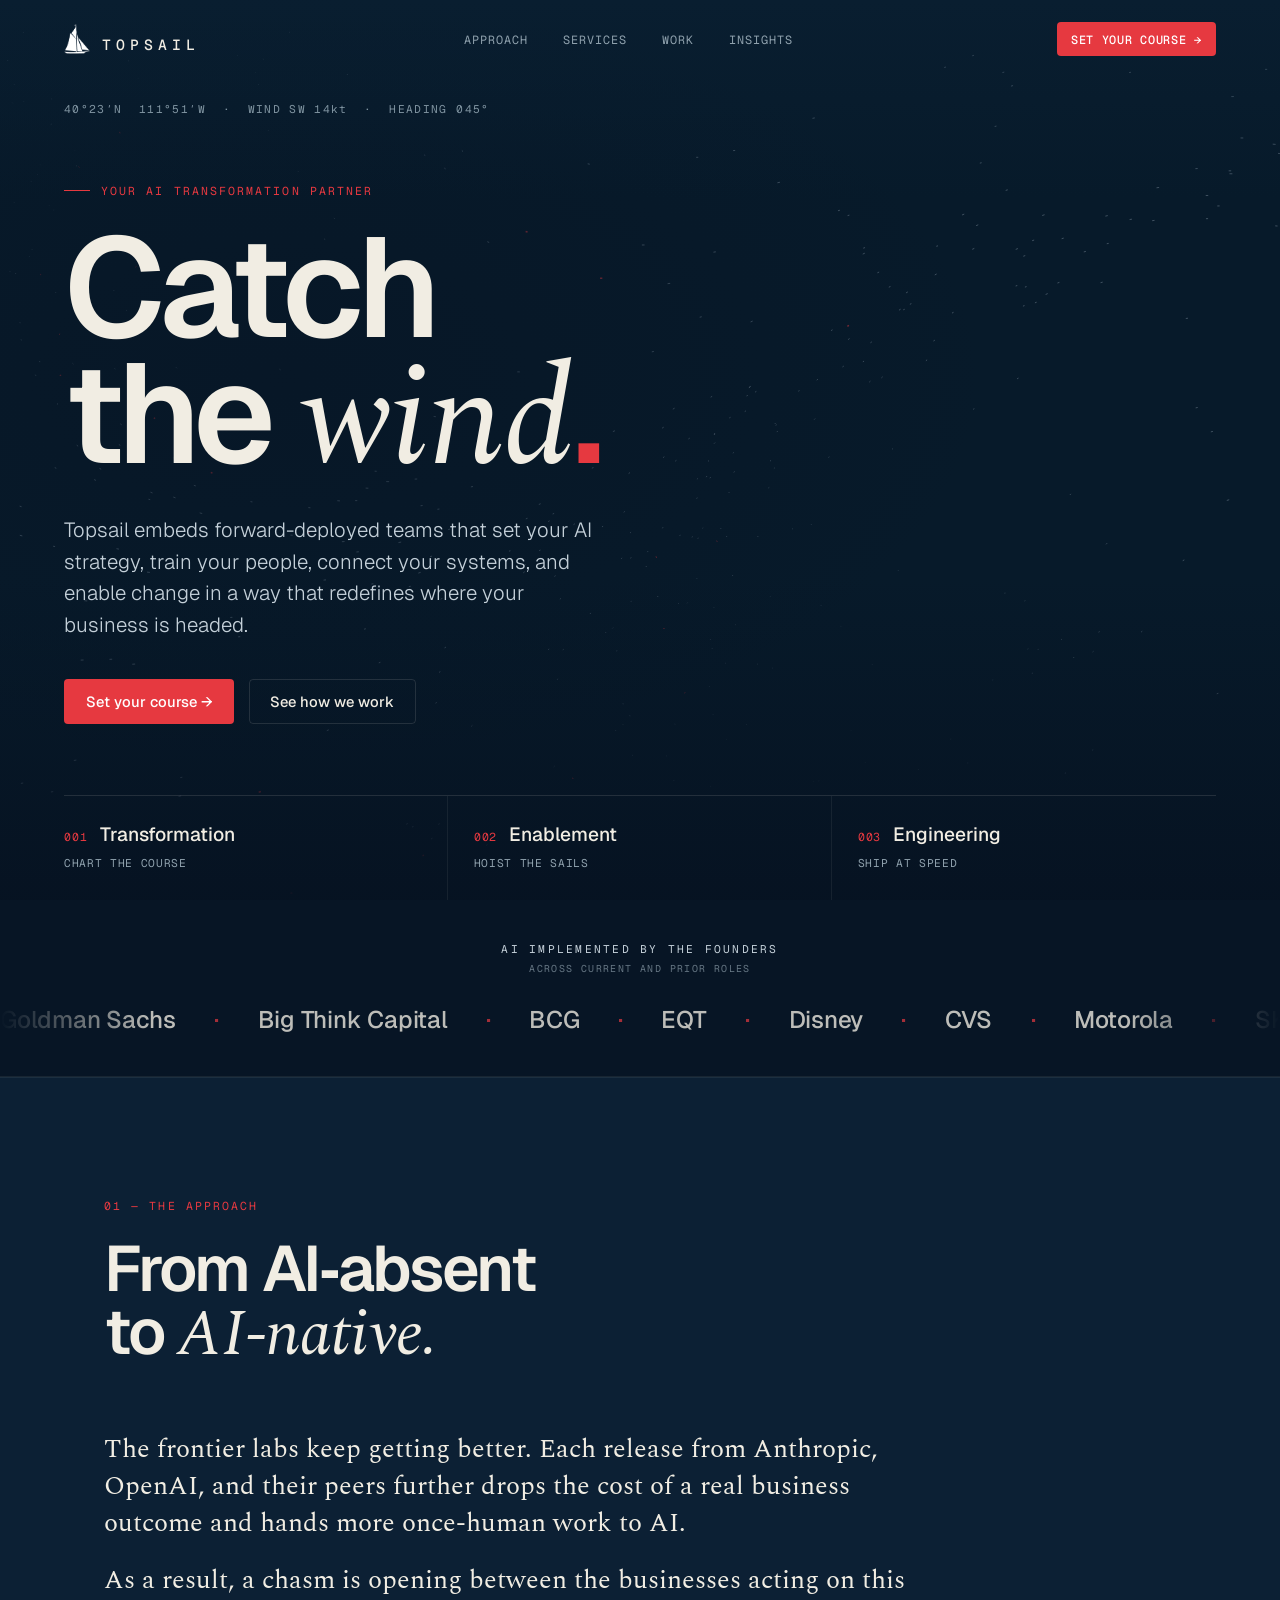
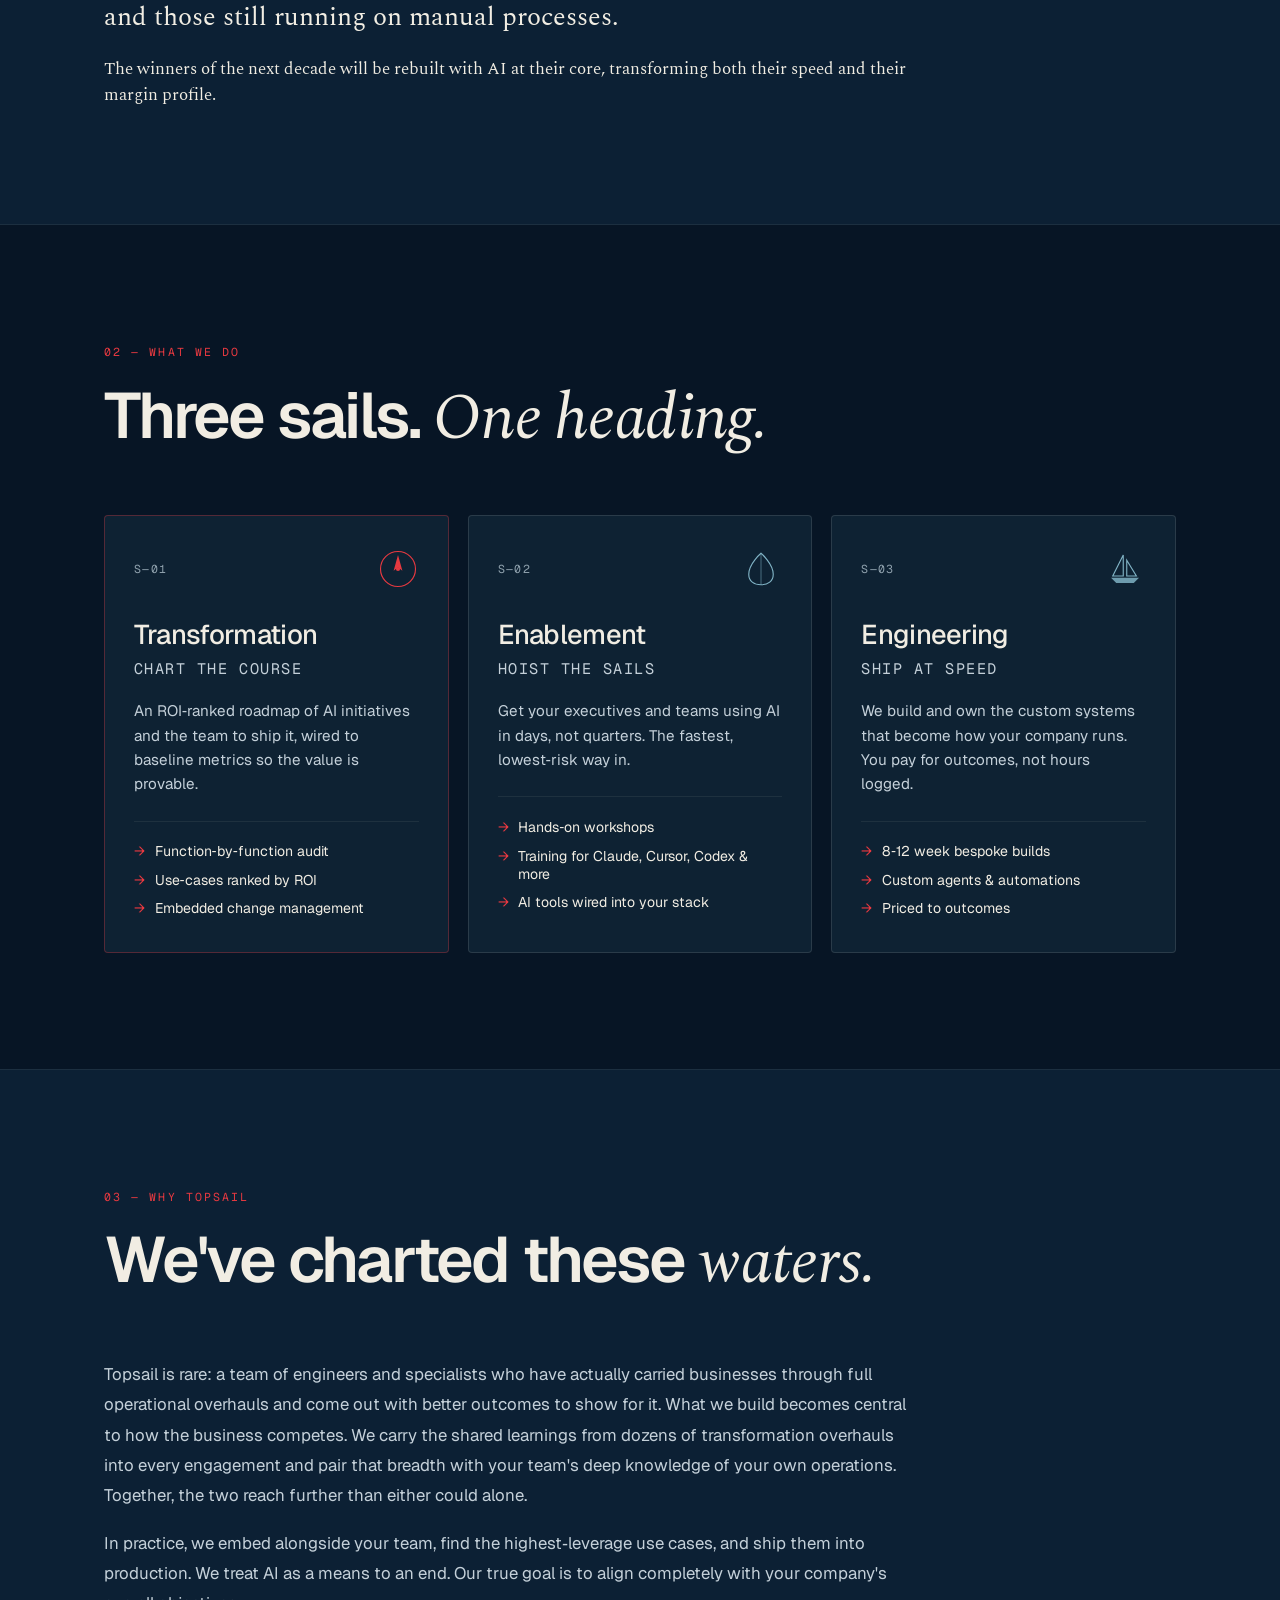
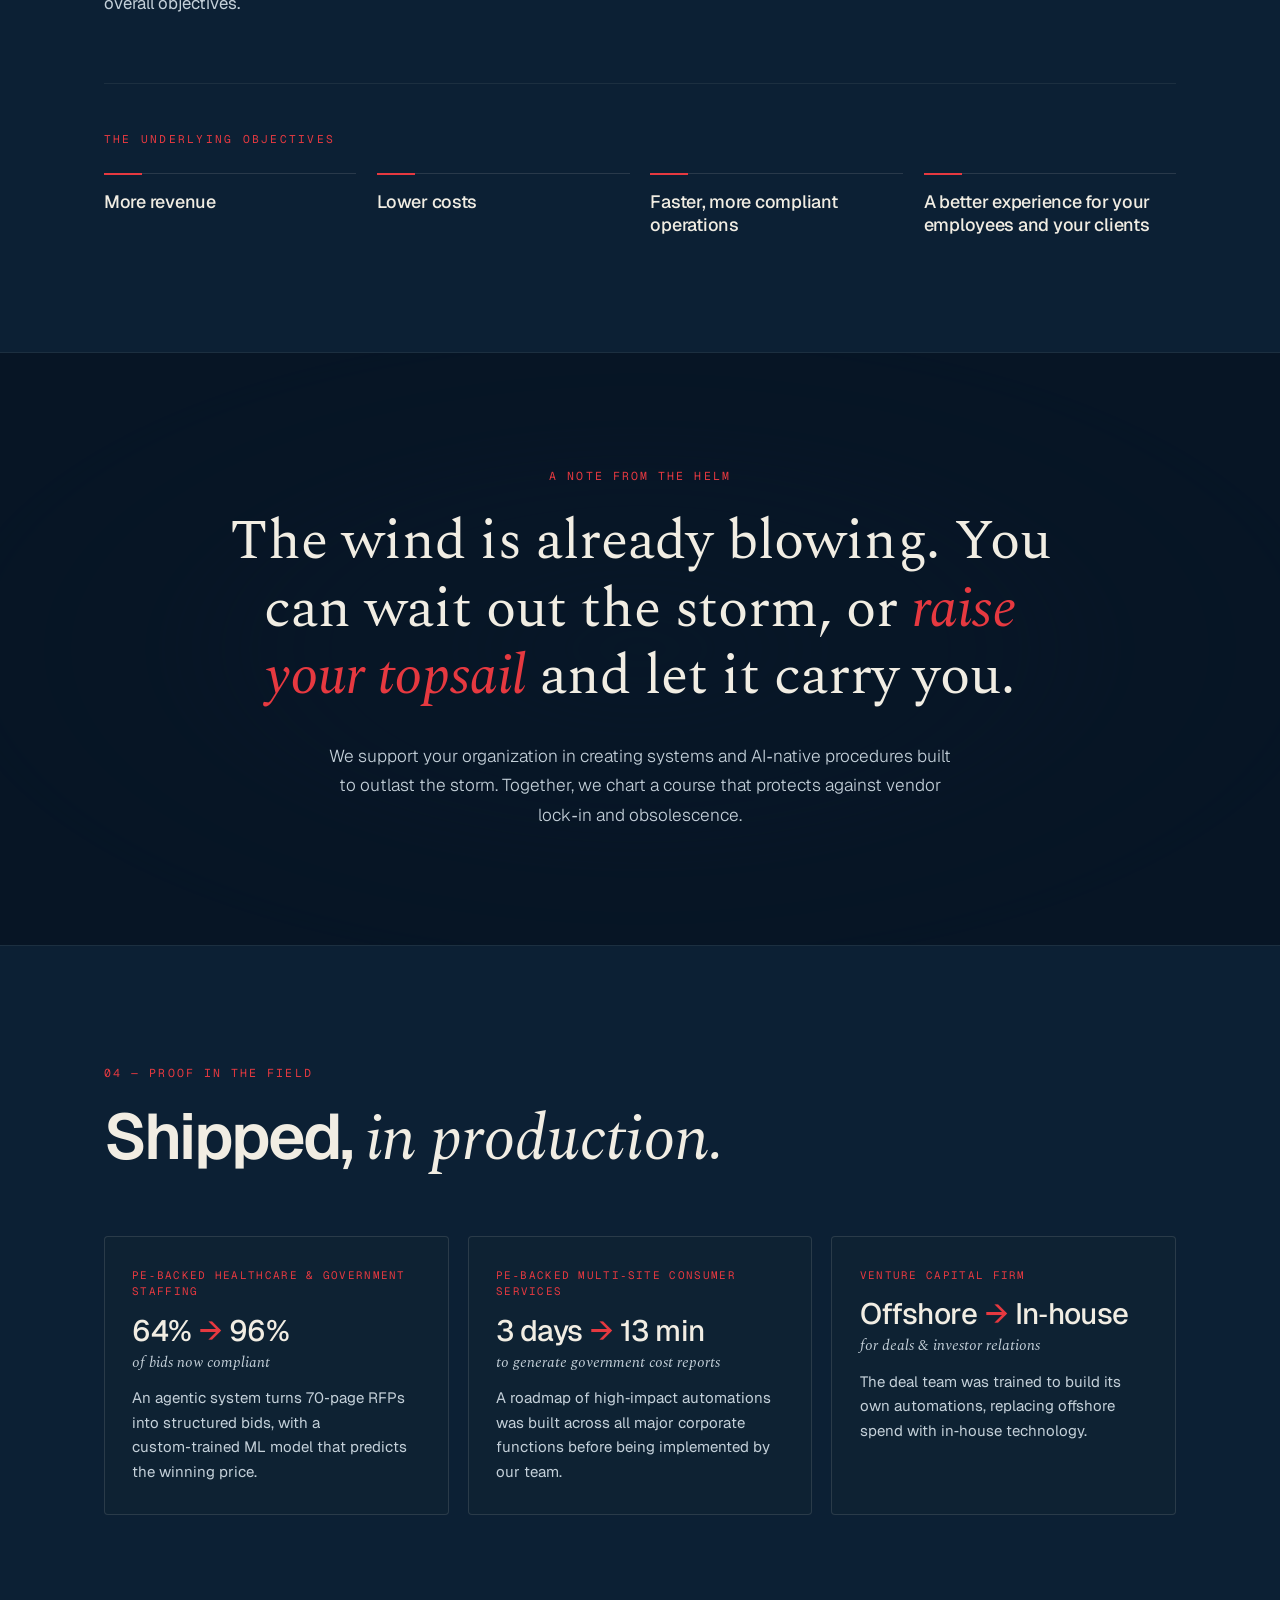
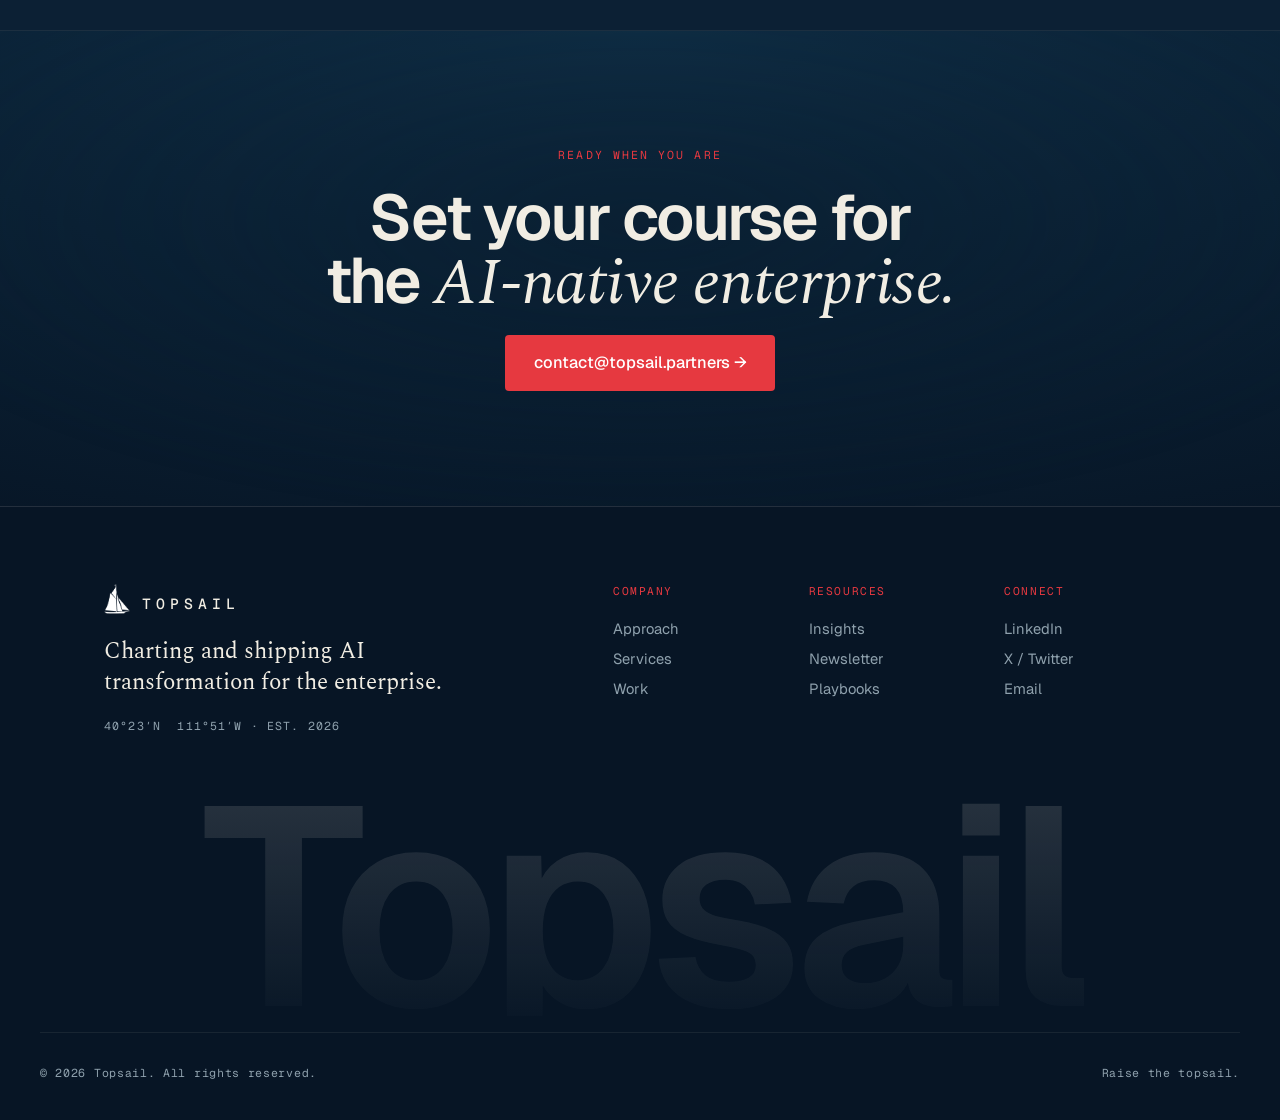
<file: index.html>
<!DOCTYPE html>
<html lang="en">
<head>
  <meta charset="UTF-8" />
  <meta name="viewport" content="width=device-width, initial-scale=1.0" />
  <title>Topsail — Your AI transformation partner</title>
  <meta name="description" content="Topsail embeds forward-deployed teams to set your AI strategy, train your people, and build the systems that run your business. Outcomes in weeks, not years." />
  <meta property="og:type" content="website" />
  <meta property="og:site_name" content="Topsail" />
  <meta property="og:title" content="Topsail: your outsourced AI department" />
  <meta property="og:description" content="Forward-deployed teams that set your AI strategy, train your people, and ship the systems your business runs on." />
  <meta property="og:url" content="https://topsail.partners/" />
  <meta property="og:image" content="https://topsail.partners/assets/og-image.jpg" />
  <meta property="og:image:width" content="1200" />
  <meta property="og:image:height" content="1200" />
  <meta name="twitter:card" content="summary_large_image" />
  <meta name="twitter:title" content="Topsail: your outsourced AI department" />
  <meta name="twitter:description" content="Forward-deployed teams that set your AI strategy, train your people, and ship the systems your business runs on." />
  <meta name="twitter:image" content="https://topsail.partners/assets/og-image.jpg" />
  <link rel="preconnect" href="https://fonts.googleapis.com" />
  <link rel="preconnect" href="https://fonts.gstatic.com" crossorigin />
  <link href="https://fonts.googleapis.com/css2?family=Geist:wght@300;400;500;600;700&family=Geist+Mono:wght@400;500&family=Spectral:ital,wght@0,400;0,500;0,600;1,400;1,500;1,600&display=swap" rel="stylesheet" />
  <link rel="stylesheet" href="styles.css" />
  <script>
    /* apply arrival state before first paint so the scene settles in on the wind without a flash */
    (function () { try {
      if (matchMedia("(prefers-reduced-motion: reduce)").matches) return;
      var g = sessionStorage.getItem("topsail:gust"); if (!g) return;
      var d = JSON.parse(g);
      if (d && d.dir && Date.now() - d.ts < 2500) {
        var r = document.documentElement;
        r.classList.add("arriving");
        r.style.setProperty("--wx", d.dir.x);
        r.style.setProperty("--wy", d.dir.y);
      }
    } catch (e) {} })();
  </script>
  <noscript><style>.reveal{opacity:1!important;transform:none!important}.hero__sea,.manifesto__sea{display:none}</style></noscript>
</head>
<body>
  <!-- ===== NAV ===== -->
  <header class="nav" id="nav">
    <a class="nav__brand" href="#top" aria-label="Topsail home">
      <img class="nav__mark" src="assets/boat-white.png" alt="Topsail" aria-hidden="true" />
      <span class="nav__word">TOPSAIL</span>
    </a>
    <nav class="nav__links" aria-label="Primary">
      <a href="#approach">Approach</a>
      <a href="#services">Services</a>
      <a href="#work">Work</a>
      <a href="insights.html">Insights</a>
    </nav>
    <a href="#contact" class="btn btn--solid nav__cta">Set your course →</a>
    <button class="nav__menu" id="navMenu" aria-label="Menu" aria-expanded="false" aria-controls="mobileMenu">≡</button>
  </header>

  <!-- ===== MOBILE MENU ===== -->
  <div class="navmenu" id="mobileMenu" aria-hidden="true">
    <a href="#approach">Approach</a>
    <a href="#services">Services</a>
    <a href="#work">Work</a>
    <a href="insights.html">Insights</a>
    <a href="#contact" class="btn btn--solid">Set your course →</a>
  </div>

  <div class="flow">
  <!-- ===== HERO ===== -->
  <section class="hero" id="top">
    <canvas class="hero__sea" id="seaHero" aria-hidden="true"></canvas>
    <div class="hero__veil" aria-hidden="true"></div>
    <div class="hero__fade" aria-hidden="true"></div>

    <p class="hero__coords mono" aria-hidden="true">40°23′N&nbsp;&nbsp;111°51′W&nbsp;&nbsp;·&nbsp;&nbsp;WIND&nbsp;SW&nbsp;14kt&nbsp;&nbsp;·&nbsp;&nbsp;HEADING&nbsp;045°</p>

    <div class="hero__inner">
      <p class="eyebrow reveal"><span class="eyebrow__tick"></span>Your AI transformation partner</p>
      <h1 class="hero__title reveal">Catch<br/>the <span class="ital">wind</span><span class="dot">.</span></h1>
      <p class="hero__sub reveal">
        Topsail embeds forward-deployed teams that set your AI strategy, train your people, connect
        your systems, and enable change in a way that redefines where your business is headed.
      </p>
      <div class="hero__cta reveal">
        <a href="#contact" class="btn btn--solid">Set your course →</a>
        <a href="#approach" class="btn btn--ghost">See how we work</a>
      </div>
    </div>

    <div class="hero__index" aria-hidden="true">
      <div class="hero__idx">
        <div class="hero__idx-row"><span class="mono num">001</span><span class="name">Transformation</span></div>
        <span class="mono tag">Chart the course</span>
      </div>
      <div class="hero__idx">
        <div class="hero__idx-row"><span class="mono num">002</span><span class="name">Enablement</span></div>
        <span class="mono tag">Hoist the sails</span>
      </div>
      <div class="hero__idx">
        <div class="hero__idx-row"><span class="mono num">003</span><span class="name">Engineering</span></div>
        <span class="mono tag">Ship at speed</span>
      </div>
    </div>
  </section>

  <!-- ===== MARQUEE / TRUST ===== -->
  <section class="marquee-wrap" id="marquee">
    <p class="marquee-label mono">AI implemented by the founders</p>
    <p class="marquee-sub mono">across current and prior roles</p>
    <div class="marquee" aria-hidden="true">
      <div class="marquee__track">
        <span>Goldman&nbsp;Sachs</span><i>·</i><span>Big&nbsp;Think&nbsp;Capital</span><i>·</i><span>BCG</span><i>·</i>
        <span>EQT</span><i>·</i><span>Disney</span><i>·</i><span>CVS</span><i>·</i><span>Motorola</span><i>·</i>
        <span>SKIMS</span><i>·</i><span>Allbirds</span><i>·</i><span>Cozy&nbsp;Earth</span><i>·</i><span>Kizik</span><i>·</i>
        <span>Goldman&nbsp;Sachs</span><i>·</i><span>Big&nbsp;Think&nbsp;Capital</span><i>·</i><span>BCG</span><i>·</i>
        <span>EQT</span><i>·</i><span>Disney</span><i>·</i><span>CVS</span><i>·</i><span>Motorola</span><i>·</i>
        <span>SKIMS</span><i>·</i><span>Allbirds</span><i>·</i><span>Cozy&nbsp;Earth</span><i>·</i><span>Kizik</span><i>·</i>
      </div>
    </div>
  </section>

  <!-- ===== APPROACH ===== -->
  <section class="section section--deck approach" id="approach">
    <div class="wrap">
      <div class="section__head">
        <p class="eyebrow reveal">01 — The approach</p>
        <h2 class="display reveal">From AI&#8209;absent<br/>to <span class="ital">AI&#8209;native.</span></h2>
      </div>
      <div class="approach__col">
        <p class="approach__lead reveal">
          The frontier labs keep getting better. Each release from Anthropic, OpenAI, and their
          peers further drops the cost of a real business outcome and hands more once&#8209;human
          work to AI.
        </p>
        <p class="approach__lead reveal">
          As a result, a chasm is opening between the businesses acting on this and those still
          running on manual processes.
        </p>
        <p class="approach__lead approach__lead--sm reveal">
          The winners of the next decade will be rebuilt with AI at their core, transforming both
          their speed and their margin profile.
        </p>
      </div>
    </div>
  </section>

  <!-- ===== SERVICES ===== -->
  <section class="section section--abyss services" id="services">
    <div class="wrap">
      <div class="section__head">
        <p class="eyebrow reveal">02 — What we do</p>
        <h2 class="display reveal">Three sails. <span class="ital">One heading.</span></h2>
      </div>

      <div class="cards">
        <article class="card card--accent reveal">
          <div class="card__top">
            <span class="card__idx mono">S—01</span>
            <svg viewBox="0 0 48 48" class="card__icon" aria-hidden="true">
              <circle cx="24" cy="24" r="20" fill="none" stroke="currentColor" stroke-width="1.3"/>
              <path d="M24 8 L29 26 L24 22 L19 26 Z" fill="currentColor"/>
              <circle cx="24" cy="24" r="2.4" fill="currentColor"/>
            </svg>
          </div>
          <h3>Transformation</h3>
          <p class="card__tag mono">Chart the course</p>
          <p>An ROI&#8209;ranked roadmap of AI initiatives and the team to ship it, wired to baseline metrics so the value is provable.</p>
          <ul class="card__list">
            <li>Function&#8209;by&#8209;function audit</li>
            <li>Use&#8209;cases ranked by ROI</li>
            <li>Embedded change management</li>
          </ul>
        </article>

        <article class="card reveal">
          <div class="card__top">
            <span class="card__idx mono">S—02</span>
            <svg viewBox="0 0 48 48" class="card__icon" aria-hidden="true">
              <path d="M24 6 C24 6 10 18 10 30 C10 38 16 42 24 42 C32 42 38 38 38 30 C38 18 24 6 24 6Z" fill="none" stroke="currentColor" stroke-width="1.3"/>
              <path d="M24 6 L24 42" stroke="currentColor" stroke-width="1.1" opacity="0.55"/>
            </svg>
          </div>
          <h3>Enablement</h3>
          <p class="card__tag mono">Hoist the sails</p>
          <p>Get your executives and teams using AI in days, not quarters. The fastest, lowest&#8209;risk way in.</p>
          <ul class="card__list">
            <li>Hands&#8209;on workshops</li>
            <li>Training for Claude, Cursor, Codex &amp; more</li>
            <li>AI tools wired into your stack</li>
          </ul>
        </article>

        <article class="card reveal">
          <div class="card__top">
            <span class="card__idx mono">S—03</span>
            <svg viewBox="0 0 48 48" class="card__icon" aria-hidden="true">
              <path d="M8 34 L40 34 L34 40 L14 40 Z" fill="currentColor" opacity="0.85"/>
              <path d="M22 8 L22 32 L10 32 Z" fill="none" stroke="currentColor" stroke-width="1.3"/>
              <path d="M26 14 L26 32 L37 32 Z" fill="none" stroke="currentColor" stroke-width="1.3"/>
            </svg>
          </div>
          <h3>Engineering</h3>
          <p class="card__tag mono">Ship at speed</p>
          <p>We build and own the custom systems that become how your company runs. You pay for outcomes, not hours logged.</p>
          <ul class="card__list">
            <li>8&#8209;12 week bespoke builds</li>
            <li>Custom agents &amp; automations</li>
            <li>Priced to outcomes</li>
          </ul>
        </article>
      </div>
    </div>
  </section>

  <!-- ===== WHY US ===== -->
  <section class="section section--deck whyus" id="why">
    <div class="wrap">
      <div class="section__head">
        <p class="eyebrow reveal">03 — Why Topsail</p>
        <h2 class="display reveal">We've charted these <span class="ital">waters.</span></h2>
      </div>
      <div class="approach__col">
        <div class="approach__body reveal">
          <p>
            Topsail is rare: a team of engineers and specialists who have actually carried
            businesses through full operational overhauls and come out with better outcomes to show
            for it. What we build becomes central to how the business competes. We carry the shared
            learnings from dozens of transformation overhauls into every engagement and pair that
            breadth with your team's deep knowledge of your own operations. Together, the two reach
            further than either could alone.
          </p>
          <p>
            In practice, we embed alongside your team, find the highest&#8209;leverage use cases,
            and ship them into production. We treat AI as a means to an end. Our true goal is to
            align completely with your company's overall objectives.
          </p>
        </div>
      </div>

      <div class="objectives reveal">
        <p class="objectives__kicker mono">The underlying objectives</p>
        <ul class="objectives__list">
          <li>More revenue</li>
          <li>Lower costs</li>
          <li>Faster, more compliant operations</li>
          <li>A better experience for your employees and your clients</li>
        </ul>
      </div>
    </div>
  </section>

  <!-- ===== MANIFESTO ===== -->
  <section class="section section--abyss manifesto">
    <canvas class="manifesto__sea" id="seaManifesto" aria-hidden="true"></canvas>
    <div class="wrap manifesto__inner">
      <p class="eyebrow reveal">A note from the helm</p>
      <blockquote class="manifesto__quote reveal">
        The wind is already blowing. You can wait out the storm, or
        <span class="ital accent-text">raise your topsail</span> and let it carry you.
      </blockquote>
      <p class="manifesto__by reveal">
        We support your organization in creating systems and AI&#8209;native procedures built to
        outlast the storm. Together, we chart a course that protects against vendor lock&#8209;in
        and obsolescence.
      </p>
    </div>
  </section>

  <!-- ===== WORK ===== -->
  <section class="section section--deck work" id="work">
    <div class="wrap">
      <div class="section__head">
        <p class="eyebrow reveal">04 — Proof in the field</p>
        <h2 class="display reveal">Shipped, <span class="ital">in production.</span></h2>
      </div>
      <div class="work__grid">
        <article class="case reveal">
          <span class="case__sector mono">PE&#8209;backed healthcare &amp; government staffing</span>
          <p class="case__metric">64% <span class="case__arr">→</span> 96%</p>
          <p class="case__cap">of bids now compliant</p>
          <p class="case__desc">An agentic system turns 70&#8209;page RFPs into structured bids, with a custom&#8209;trained ML model that predicts the winning price.</p>
        </article>
        <article class="case reveal">
          <span class="case__sector mono">PE&#8209;backed multi&#8209;site consumer services</span>
          <p class="case__metric">3 days <span class="case__arr">→</span> 13 min</p>
          <p class="case__cap">to generate government cost reports</p>
          <p class="case__desc">A roadmap of high&#8209;impact automations was built across all major corporate functions before being implemented by our team.</p>
        </article>
        <article class="case reveal">
          <span class="case__sector mono">Venture capital firm</span>
          <p class="case__metric">Offshore <span class="case__arr">→</span> In&#8209;house</p>
          <p class="case__cap">for deals &amp; investor relations</p>
          <p class="case__desc">The deal team was trained to build its own automations, replacing offshore spend with in&#8209;house technology.</p>
        </article>
      </div>
    </div>
  </section>

  <!-- ===== CTA ===== -->
  <section class="section section--cta cta" id="contact">
    <canvas class="cta__sea" id="seaCta" aria-hidden="true"></canvas>
    <div class="wrap cta__inner">
      <p class="eyebrow reveal">Ready when you are</p>
      <h2 class="display cta__title reveal">Set your course for<br/>the <span class="ital">AI&#8209;native enterprise.</span></h2>
      <a href="mailto:contact@topsail.partners" class="btn btn--solid btn--lg reveal">contact@topsail.partners →</a>
    </div>
  </section>

  <!-- ===== FOOTER ===== -->
  <footer class="footer">
    <div class="wrap footer__top">
      <div class="footer__col">
        <a class="footer__brand" href="#top">
          <img class="nav__mark" src="assets/boat-white.png" alt="Topsail" aria-hidden="true" />
          <span class="nav__word">TOPSAIL</span>
        </a>
        <p class="footer__lede">Charting and shipping AI transformation for the enterprise.</p>
        <p class="mono footer__coord">40°23′N&nbsp;&nbsp;111°51′W&nbsp;·&nbsp;EST. 2026</p>
      </div>
      <nav class="footer__nav">
        <div>
          <p class="footer__h mono">Company</p>
          <a href="#approach">Approach</a>
          <a href="#services">Services</a>
          <a href="#work">Work</a>
        </div>
        <div>
          <p class="footer__h mono">Resources</p>
          <a href="insights.html">Insights</a>
          <a href="insights.html">Newsletter</a>
          <a href="insights.html">Playbooks</a>
        </div>
        <div>
          <p class="footer__h mono">Connect</p>
          <a>LinkedIn</a>
          <a>X / Twitter</a>
          <a href="mailto:contact@topsail.partners">Email</a>
        </div>
      </nav>
    </div>
    <div class="footer__wordmark" aria-hidden="true">Topsail</div>
    <div class="wrap footer__legal mono">
      <span>© 2026 Topsail. All rights reserved.</span>
      <span>Raise the topsail.</span>
    </div>
  </footer>
  </div>

  <script src="app.js"></script>
</body>
</html>
</file>
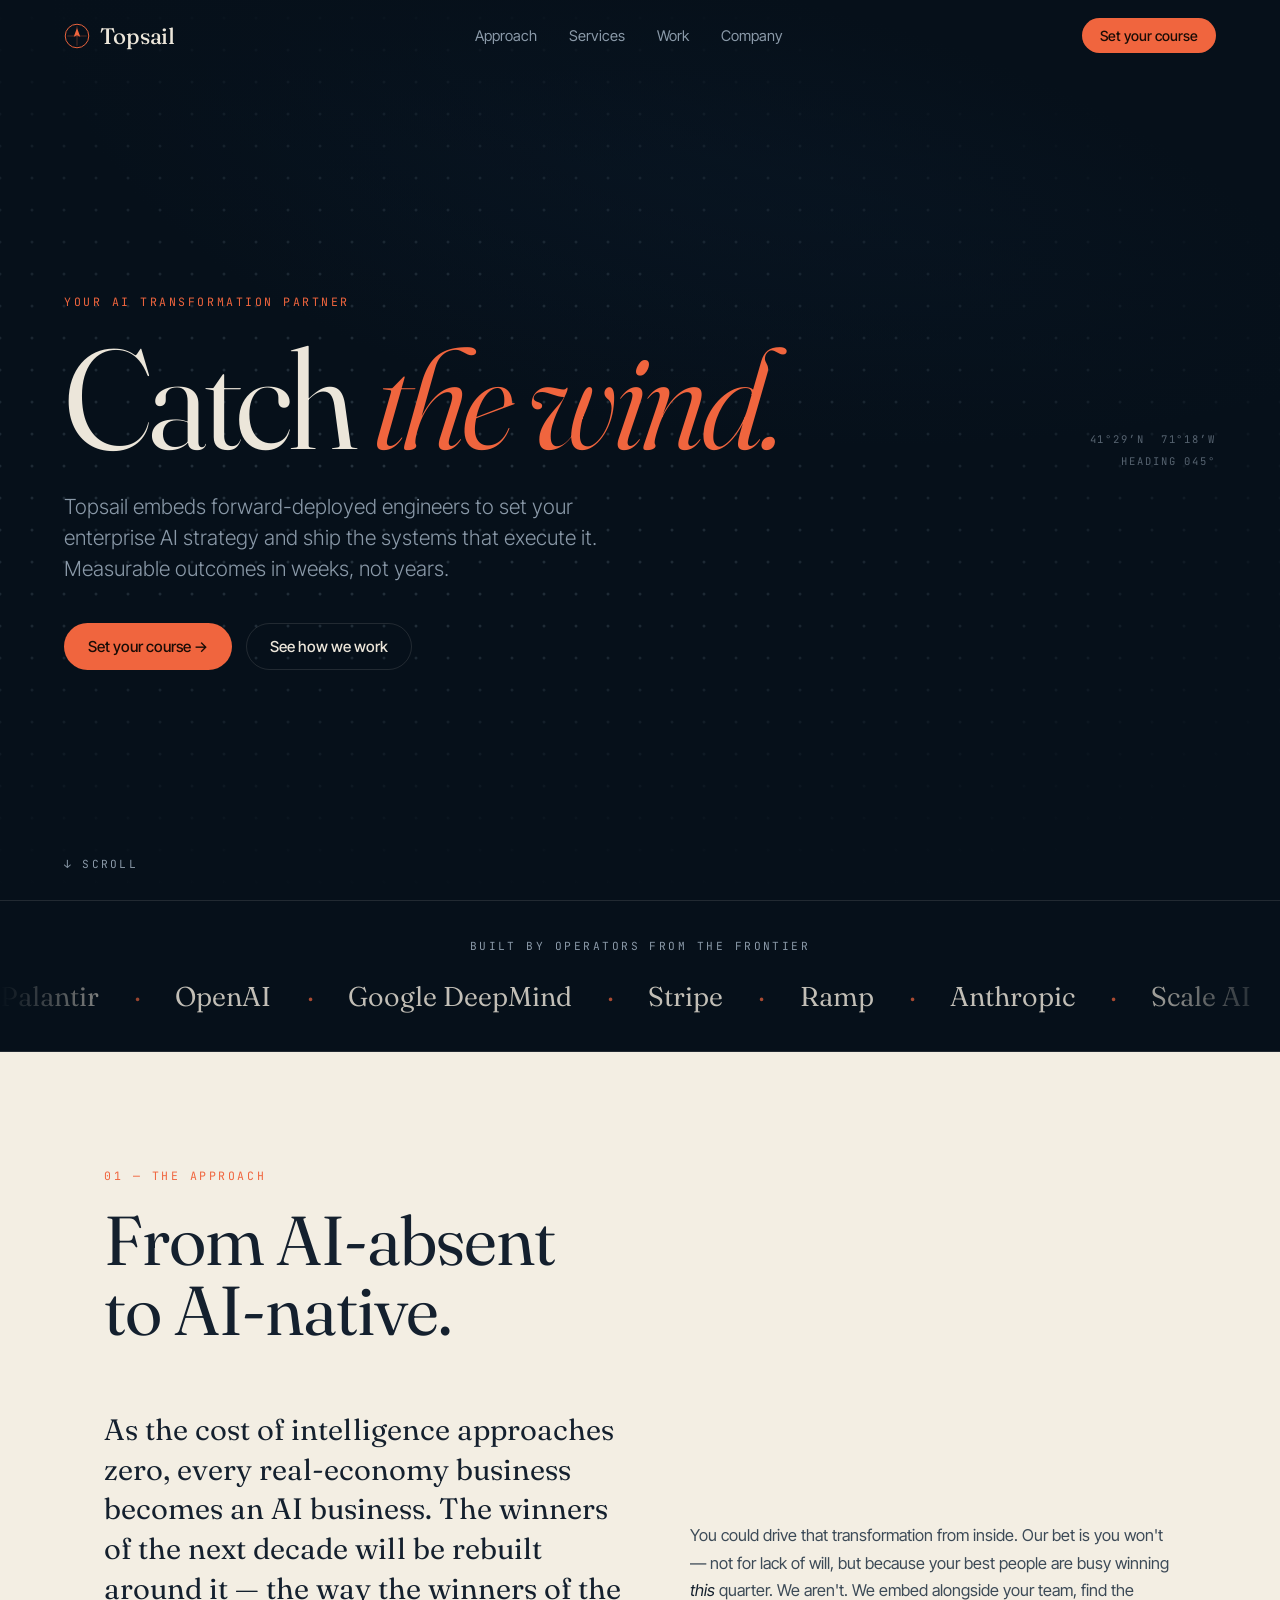
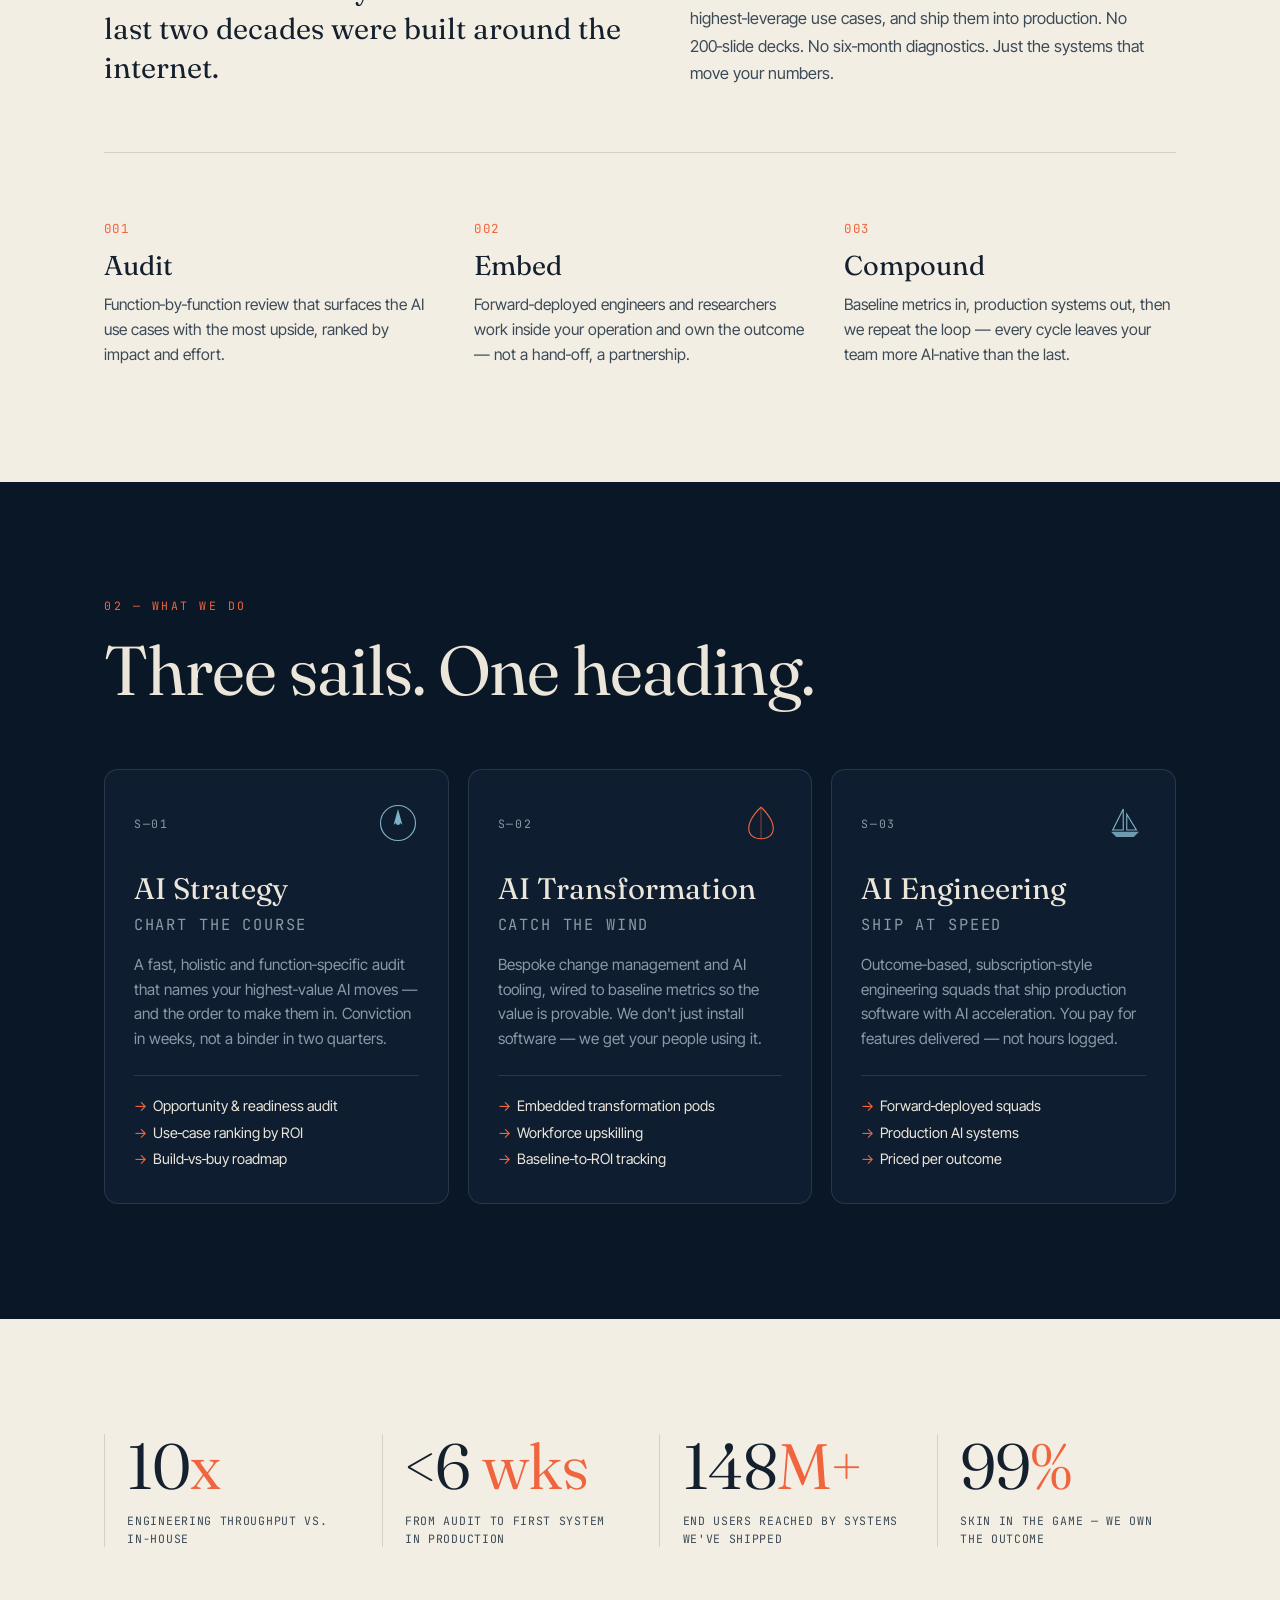
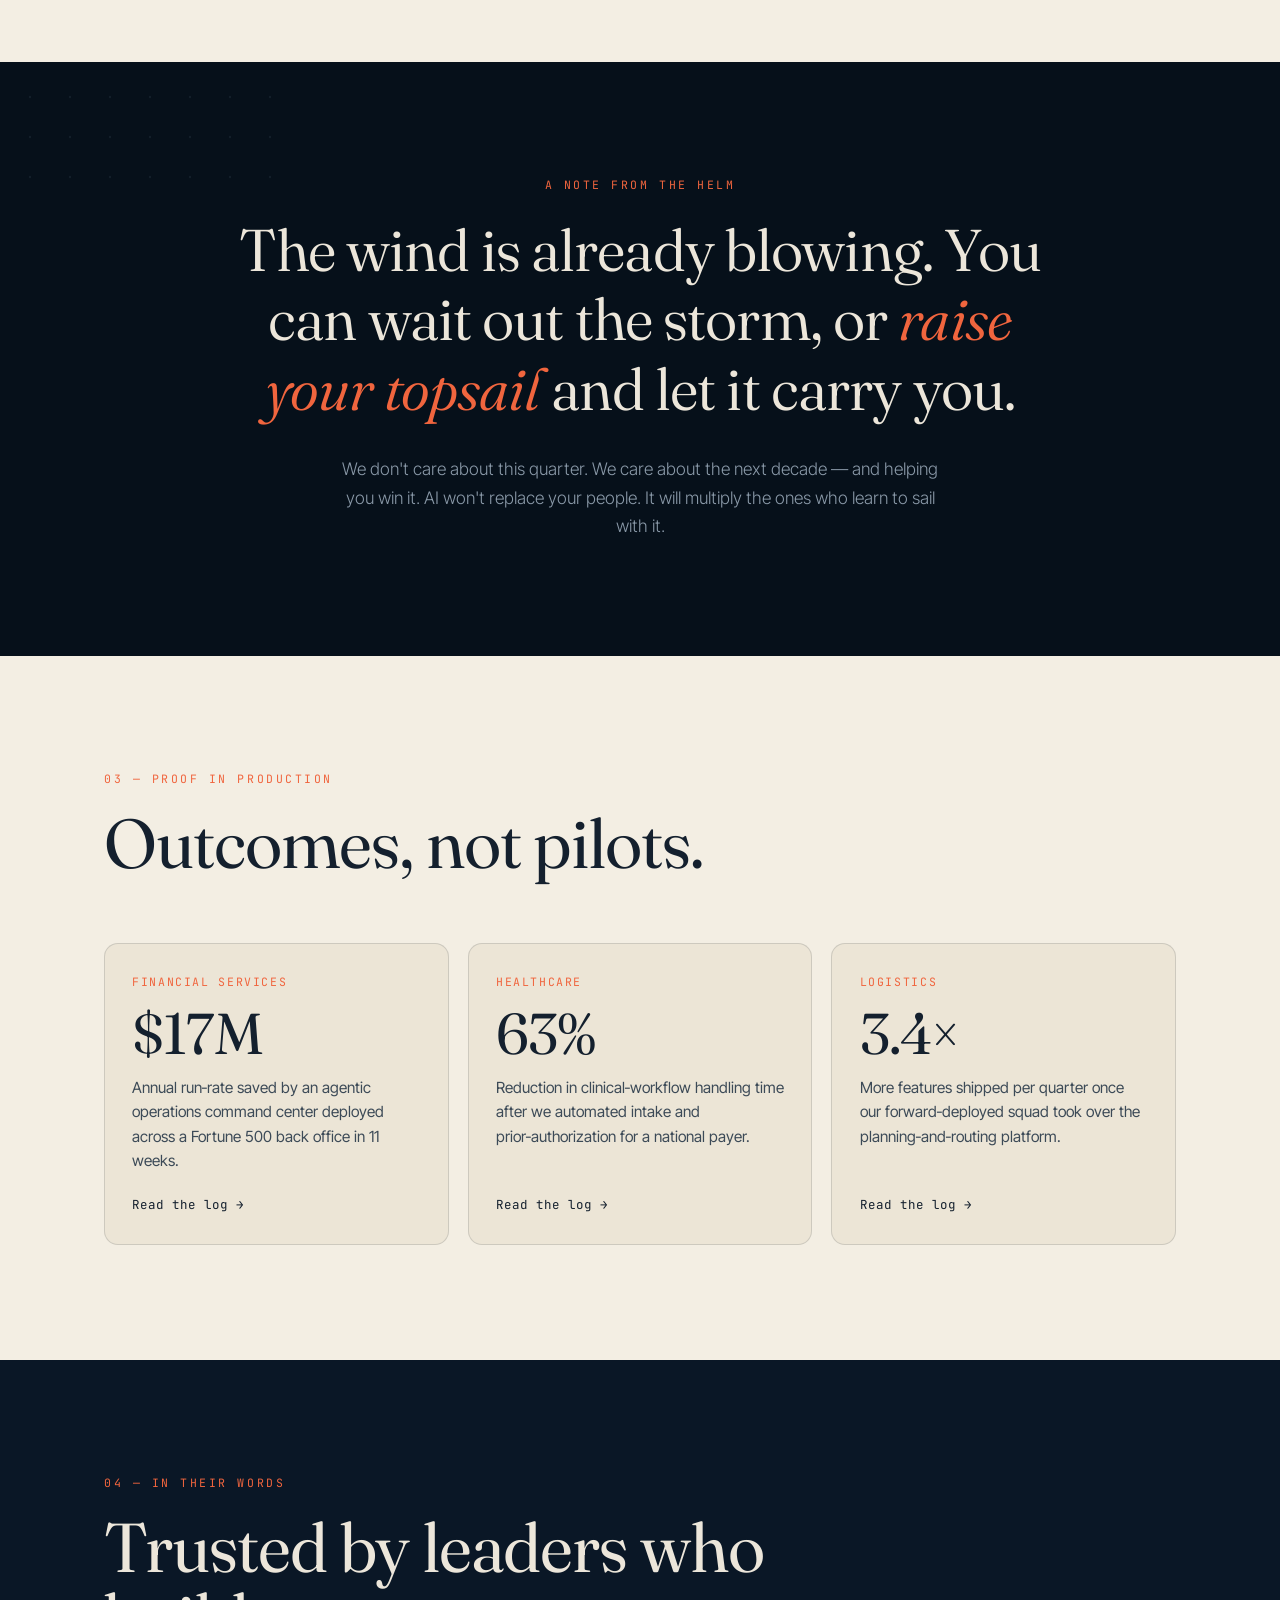
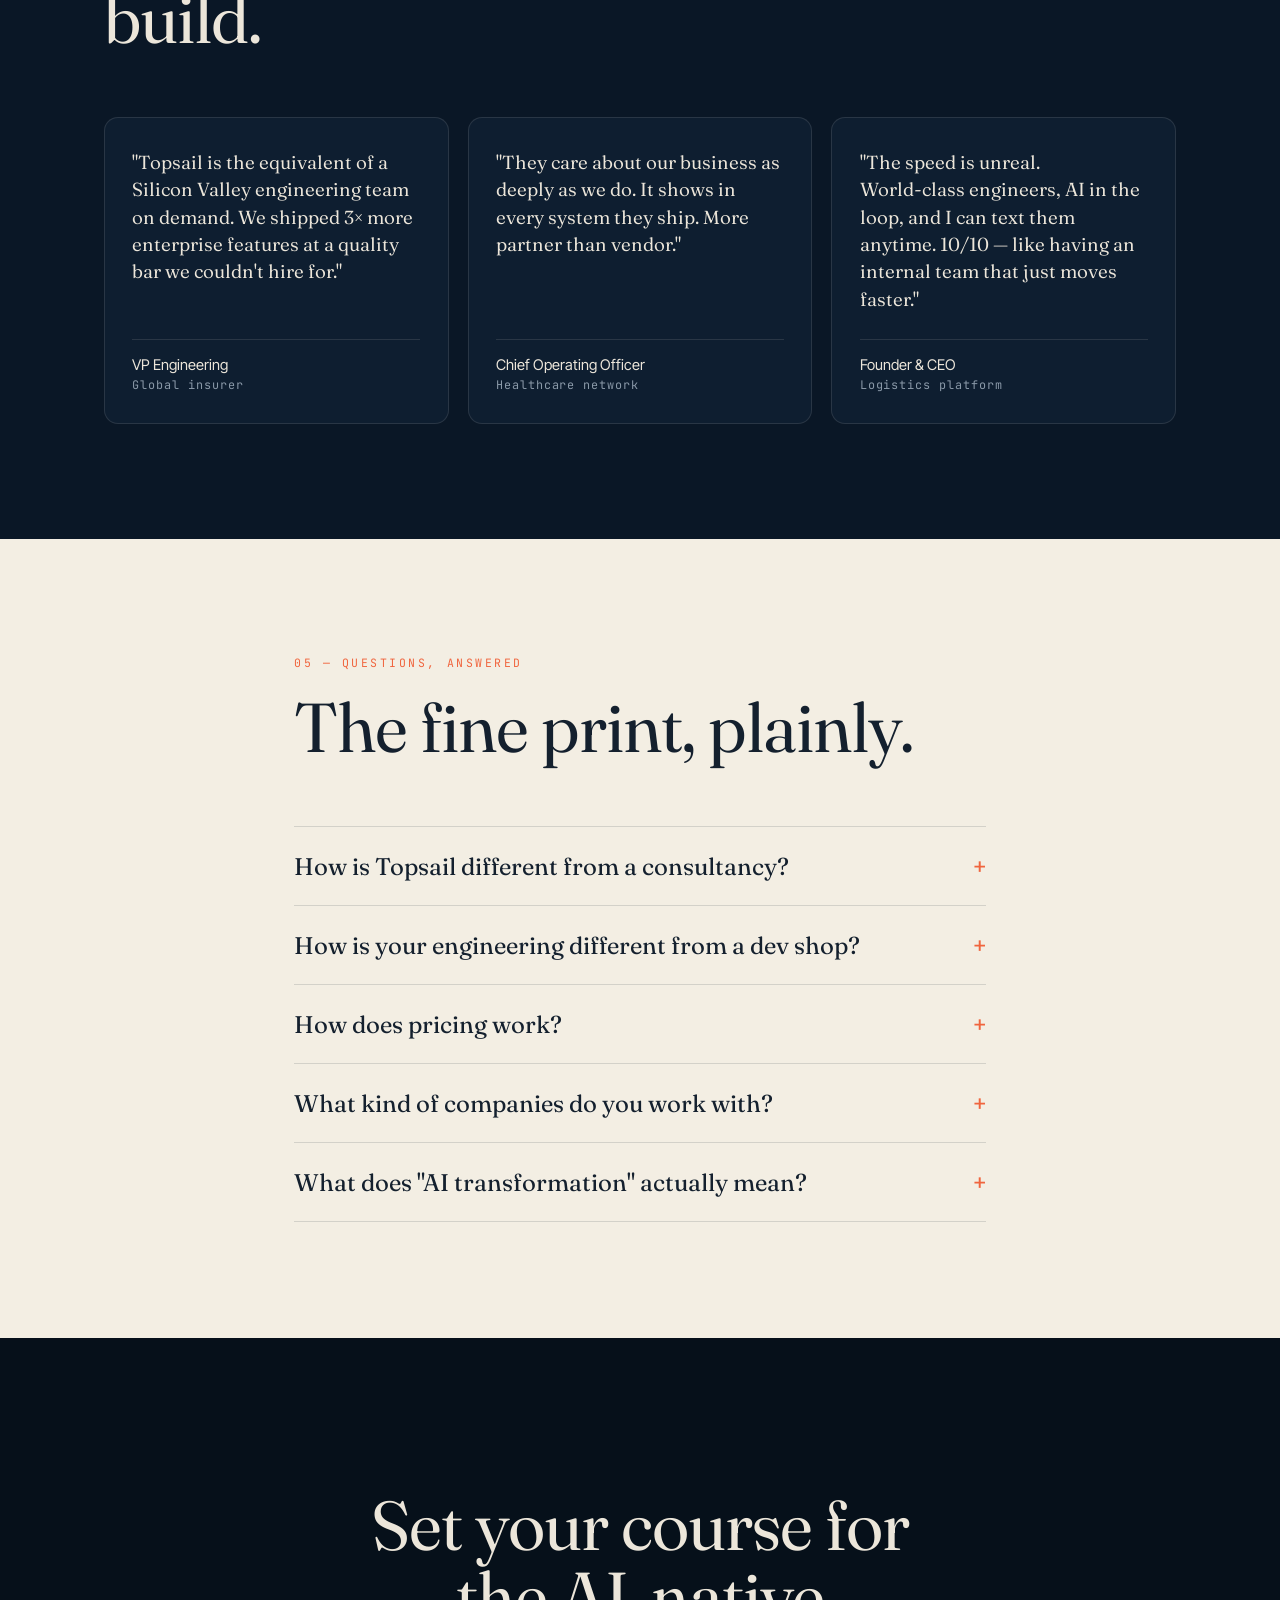
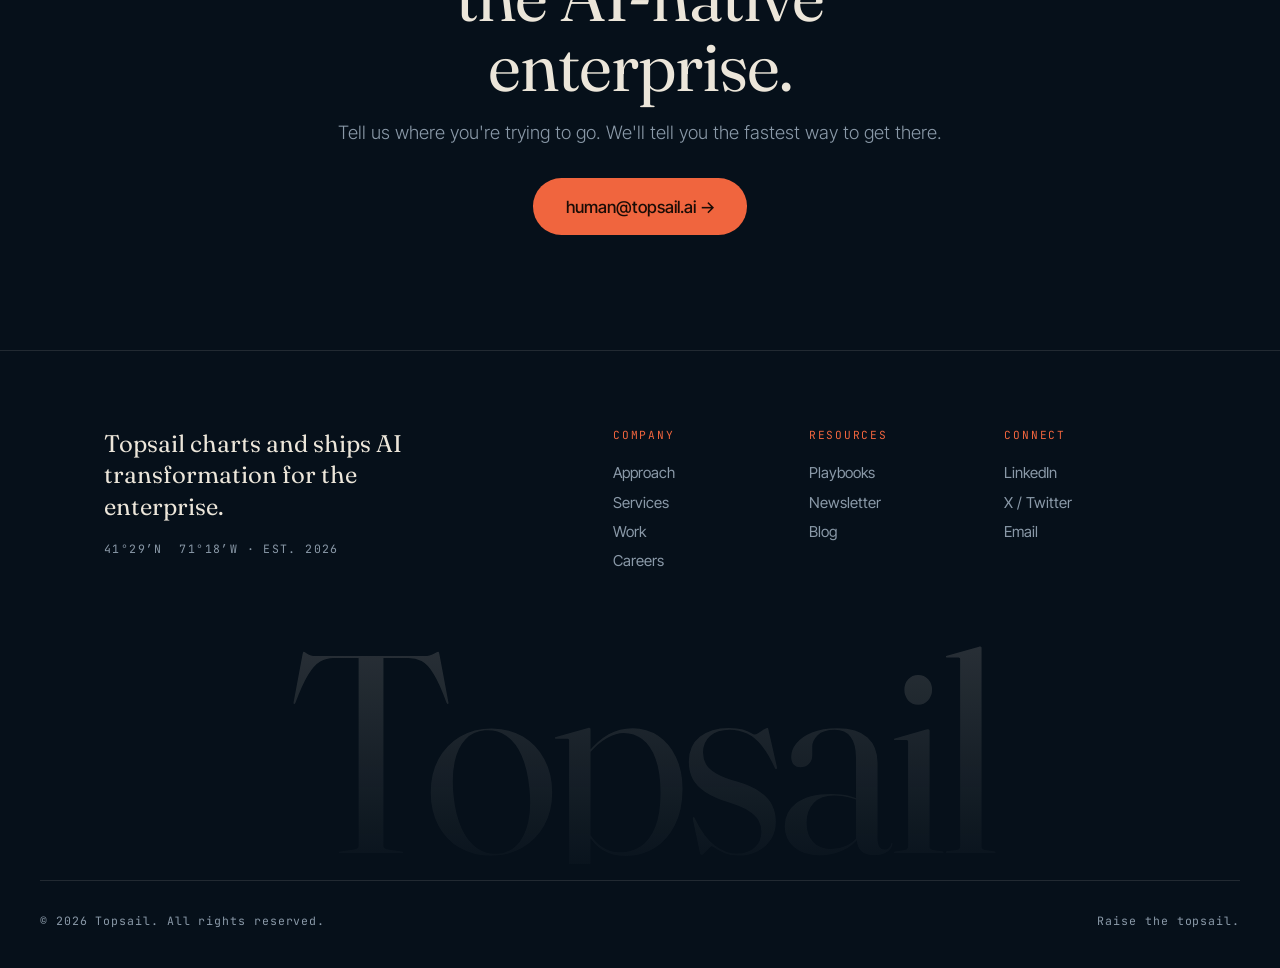
<file: site/index.html>
<!DOCTYPE html>
<html lang="en">
<head>
  <meta charset="UTF-8" />
  <meta name="viewport" content="width=device-width, initial-scale=1.0" />
  <title>Topsail — Your AI transformation partner</title>
  <meta name="description" content="Topsail embeds forward-deployed engineers to set the course and ship the systems that make your enterprise AI-native. Outcomes in weeks, not years." />
  <link rel="preconnect" href="https://fonts.googleapis.com" />
  <link rel="preconnect" href="https://fonts.gstatic.com" crossorigin />
  <link href="https://fonts.googleapis.com/css2?family=Fraunces:ital,opsz,wght@0,9..144,300..600;1,9..144,300..500&family=Inter+Tight:wght@300;400;500;600&family=JetBrains+Mono:wght@400;500&display=swap" rel="stylesheet" />
  <link rel="stylesheet" href="styles.css" />
  <noscript><style>.reveal{opacity:1!important;transform:none!important}.hero__grid,.manifesto__grid{display:none}</style></noscript>
</head>
<body>
  <!-- ===== NAV ===== -->
  <header class="nav" id="nav">
    <a class="nav__brand" href="#top" aria-label="Topsail home">
      <svg class="nav__mark" viewBox="0 0 32 32" aria-hidden="true">
        <circle cx="16" cy="16" r="14.5" fill="none" stroke="currentColor" stroke-width="1.2"/>
        <path d="M16 4 L16 28 M4 16 L28 16" stroke="currentColor" stroke-width="0.8" opacity="0.5"/>
        <path d="M16 6 L20 17 L16 15 L12 17 Z" fill="currentColor"/>
      </svg>
      <span>Topsail</span>
    </a>
    <nav class="nav__links" aria-label="Primary">
      <a href="#approach">Approach</a>
      <a href="#services">Services</a>
      <a href="#work">Work</a>
      <a href="#company">Company</a>
    </nav>
    <a href="#contact" class="btn btn--solid nav__cta">Set your course</a>
    <button class="nav__menu" id="navMenu" aria-label="Menu">≡</button>
  </header>

  <!-- ===== HERO ===== -->
  <section class="hero" id="top">
    <canvas class="hero__grid" id="dotgrid" aria-hidden="true"></canvas>
    <div class="hero__vignette" aria-hidden="true"></div>

    <div class="hero__coords mono" aria-hidden="true">
      <span>41°29′N&nbsp;&nbsp;71°18′W</span>
      <span>HEADING&nbsp;045°</span>
    </div>

    <div class="hero__inner">
      <p class="eyebrow reveal">Your AI transformation partner</p>
      <h1 class="hero__title reveal">
        Catch <span class="ital">the wind.</span>
      </h1>
      <p class="hero__sub reveal">
        Topsail embeds forward-deployed engineers to set your enterprise AI strategy
        and ship the systems that execute it. Measurable outcomes in weeks, not years.
      </p>
      <div class="hero__cta reveal">
        <a href="#contact" class="btn btn--solid">Set your course →</a>
        <a href="#approach" class="btn btn--ghost">See how we work</a>
      </div>
    </div>

    <a href="#marquee" class="hero__scroll mono" aria-hidden="true">↓ scroll</a>
  </section>

  <!-- ===== MARQUEE / TRUST ===== -->
  <section class="marquee-wrap" id="marquee">
    <p class="marquee-label mono">Built by operators from the frontier</p>
    <div class="marquee" aria-hidden="true">
      <div class="marquee__track">
        <span>Palantir</span><i>·</i><span>OpenAI</span><i>·</i><span>Google&nbsp;DeepMind</span><i>·</i>
        <span>Stripe</span><i>·</i><span>Ramp</span><i>·</i><span>Anthropic</span><i>·</i>
        <span>Scale&nbsp;AI</span><i>·</i><span>BlackRock</span><i>·</i><span>Meta</span><i>·</i>
        <span>Palantir</span><i>·</i><span>OpenAI</span><i>·</i><span>Google&nbsp;DeepMind</span><i>·</i>
        <span>Stripe</span><i>·</i><span>Ramp</span><i>·</i><span>Anthropic</span><i>·</i>
        <span>Scale&nbsp;AI</span><i>·</i><span>BlackRock</span><i>·</i><span>Meta</span><i>·</i>
      </div>
    </div>
  </section>

  <!-- ===== APPROACH ===== -->
  <section class="section section--paper approach" id="approach">
    <div class="wrap">
      <div class="section__head">
        <p class="eyebrow ink reveal">01 — The approach</p>
        <h2 class="display reveal">From AI&#8209;absent<br/>to AI&#8209;native.</h2>
      </div>
      <div class="approach__grid">
        <p class="approach__lead reveal">
          As the cost of intelligence approaches zero, every real&#8209;economy business becomes
          an AI business. The winners of the next decade will be rebuilt around it — the way the
          winners of the last two decades were built around the internet.
        </p>
        <p class="approach__body reveal">
          You could drive that transformation from inside. Our bet is you won't — not for lack of
          will, but because your best people are busy winning <em>this</em> quarter. We aren't.
          We embed alongside your team, find the highest&#8209;leverage use cases, and ship them
          into production. No 200&#8209;slide decks. No six&#8209;month diagnostics. Just the systems
          that move your numbers.
        </p>
      </div>

      <div class="steps">
        <div class="step reveal">
          <span class="step__num mono">001</span>
          <h3>Audit</h3>
          <p>Function&#8209;by&#8209;function review that surfaces the AI use cases with the most upside, ranked by impact and effort.</p>
        </div>
        <div class="step reveal">
          <span class="step__num mono">002</span>
          <h3>Embed</h3>
          <p>Forward&#8209;deployed engineers and researchers work inside your operation and own the outcome — not a hand&#8209;off, a partnership.</p>
        </div>
        <div class="step reveal">
          <span class="step__num mono">003</span>
          <h3>Compound</h3>
          <p>Baseline metrics in, production systems out, then we repeat the loop — every cycle leaves your team more AI&#8209;native than the last.</p>
        </div>
      </div>
    </div>
  </section>

  <!-- ===== SERVICES ===== -->
  <section class="section section--sea services" id="services">
    <div class="wrap">
      <div class="section__head">
        <p class="eyebrow reveal">02 — What we do</p>
        <h2 class="display light reveal">Three sails. One heading.</h2>
      </div>

      <div class="cards">
        <article class="card reveal">
          <div class="card__top">
            <span class="card__idx mono">S—01</span>
            <svg viewBox="0 0 48 48" class="card__icon" aria-hidden="true">
              <circle cx="24" cy="24" r="20" fill="none" stroke="currentColor" stroke-width="1.3"/>
              <path d="M24 8 L29 26 L24 22 L19 26 Z" fill="currentColor"/>
              <circle cx="24" cy="24" r="2.4" fill="currentColor"/>
            </svg>
          </div>
          <h3>AI Strategy</h3>
          <p class="card__tag mono">Chart the course</p>
          <p>A fast, holistic and function&#8209;specific audit that names your highest&#8209;value AI moves — and the order to make them in. Conviction in weeks, not a binder in two quarters.</p>
          <ul class="card__list">
            <li>Opportunity &amp; readiness audit</li>
            <li>Use&#8209;case ranking by ROI</li>
            <li>Build&#8209;vs&#8209;buy roadmap</li>
          </ul>
        </article>

        <article class="card card--accent reveal">
          <div class="card__top">
            <span class="card__idx mono">S—02</span>
            <svg viewBox="0 0 48 48" class="card__icon" aria-hidden="true">
              <path d="M24 6 C24 6 10 18 10 30 C10 38 16 42 24 42 C32 42 38 38 38 30 C38 18 24 6 24 6Z" fill="none" stroke="currentColor" stroke-width="1.3"/>
              <path d="M24 6 L24 42" stroke="currentColor" stroke-width="1.1" opacity="0.55"/>
            </svg>
          </div>
          <h3>AI Transformation</h3>
          <p class="card__tag mono">Catch the wind</p>
          <p>Bespoke change management and AI tooling, wired to baseline metrics so the value is provable. We don't just install software — we get your people using it.</p>
          <ul class="card__list">
            <li>Embedded transformation pods</li>
            <li>Workforce upskilling</li>
            <li>Baseline&#8209;to&#8209;ROI tracking</li>
          </ul>
        </article>

        <article class="card reveal">
          <div class="card__top">
            <span class="card__idx mono">S—03</span>
            <svg viewBox="0 0 48 48" class="card__icon" aria-hidden="true">
              <path d="M8 34 L40 34 L34 40 L14 40 Z" fill="currentColor" opacity="0.85"/>
              <path d="M22 8 L22 32 L10 32 Z" fill="none" stroke="currentColor" stroke-width="1.3"/>
              <path d="M26 14 L26 32 L37 32 Z" fill="none" stroke="currentColor" stroke-width="1.3"/>
            </svg>
          </div>
          <h3>AI Engineering</h3>
          <p class="card__tag mono">Ship at speed</p>
          <p>Outcome&#8209;based, subscription&#8209;style engineering squads that ship production software with AI acceleration. You pay for features delivered — not hours logged.</p>
          <ul class="card__list">
            <li>Forward&#8209;deployed squads</li>
            <li>Production AI systems</li>
            <li>Priced per outcome</li>
          </ul>
        </article>
      </div>
    </div>
  </section>

  <!-- ===== STATS ===== -->
  <section class="section section--paper stats">
    <div class="wrap">
      <div class="stat reveal">
        <span class="stat__num display" data-count="10" data-suffix="x">0x</span>
        <span class="stat__label mono">Engineering throughput vs. in&#8209;house</span>
      </div>
      <div class="stat reveal">
        <span class="stat__num display" data-count="6" data-prefix="<" data-suffix=" wks">0</span>
        <span class="stat__label mono">From audit to first system in production</span>
      </div>
      <div class="stat reveal">
        <span class="stat__num display" data-count="150" data-suffix="M+">0</span>
        <span class="stat__label mono">End users reached by systems we've shipped</span>
      </div>
      <div class="stat reveal">
        <span class="stat__num display" data-count="100" data-suffix="%">0%</span>
        <span class="stat__label mono">Skin in the game — we own the outcome</span>
      </div>
    </div>
  </section>

  <!-- ===== MANIFESTO ===== -->
  <section class="section section--abyss manifesto">
    <canvas class="manifesto__grid" id="dotgrid2" aria-hidden="true"></canvas>
    <div class="wrap manifesto__inner">
      <p class="eyebrow reveal">A note from the helm</p>
      <blockquote class="manifesto__quote display reveal">
        The wind is already blowing. You can wait out the storm, or
        <span class="ital accent-text">raise your topsail</span> and let it carry you.
      </blockquote>
      <p class="manifesto__by reveal">
        We don't care about this quarter. We care about the next decade — and helping you win it.
        AI won't replace your people. It will multiply the ones who learn to sail with it.
      </p>
    </div>
  </section>

  <!-- ===== WORK ===== -->
  <section class="section section--paper work" id="work">
    <div class="wrap">
      <div class="section__head">
        <p class="eyebrow ink reveal">03 — Proof in production</p>
        <h2 class="display reveal">Outcomes, not pilots.</h2>
      </div>
      <div class="work__grid">
        <article class="case reveal">
          <span class="case__sector mono">Financial services</span>
          <p class="case__metric display">$17M</p>
          <p class="case__desc">Annual run&#8209;rate saved by an agentic operations command center deployed across a Fortune 500 back office in 11 weeks.</p>
          <a href="#contact" class="case__link mono">Read the log →</a>
        </article>
        <article class="case reveal">
          <span class="case__sector mono">Healthcare</span>
          <p class="case__metric display">63%</p>
          <p class="case__desc">Reduction in clinical&#8209;workflow handling time after we automated intake and prior&#8209;authorization for a national payer.</p>
          <a href="#contact" class="case__link mono">Read the log →</a>
        </article>
        <article class="case reveal">
          <span class="case__sector mono">Logistics</span>
          <p class="case__metric display">3.4×</p>
          <p class="case__desc">More features shipped per quarter once our forward&#8209;deployed squad took over the planning&#8209;and&#8209;routing platform.</p>
          <a href="#contact" class="case__link mono">Read the log →</a>
        </article>
      </div>
    </div>
  </section>

  <!-- ===== TESTIMONIALS ===== -->
  <section class="section section--sea testimonials" id="company">
    <div class="wrap">
      <div class="section__head">
        <p class="eyebrow reveal">04 — In their words</p>
        <h2 class="display light reveal">Trusted by leaders who build.</h2>
      </div>
      <div class="quotes">
        <figure class="quote reveal">
          <blockquote>"Topsail is the equivalent of a Silicon Valley engineering team on demand. We shipped 3× more enterprise features at a quality bar we couldn't hire for."</blockquote>
          <figcaption><span>VP Engineering</span><i class="mono">Global insurer</i></figcaption>
        </figure>
        <figure class="quote reveal">
          <blockquote>"They care about our business as deeply as we do. It shows in every system they ship. More partner than vendor."</blockquote>
          <figcaption><span>Chief Operating Officer</span><i class="mono">Healthcare network</i></figcaption>
        </figure>
        <figure class="quote reveal">
          <blockquote>"The speed is unreal. World&#8209;class engineers, AI in the loop, and I can text them anytime. 10/10 — like having an internal team that just moves faster."</blockquote>
          <figcaption><span>Founder &amp; CEO</span><i class="mono">Logistics platform</i></figcaption>
        </figure>
      </div>
    </div>
  </section>

  <!-- ===== FAQ ===== -->
  <section class="section section--paper faq">
    <div class="wrap wrap--narrow">
      <div class="section__head">
        <p class="eyebrow ink reveal">05 — Questions, answered</p>
        <h2 class="display reveal">The fine print, plainly.</h2>
      </div>
      <div class="accordion" id="accordion">
        <div class="acc">
          <button class="acc__q">How is Topsail different from a consultancy?<span class="acc__sign">+</span></button>
          <div class="acc__a"><p>We only optimize for one thing: business impact in production. No 200&#8209;slide strategy decks, no six&#8209;month diagnostics, no strategy without implementation. We're builders who embed, ship, and own the outcome.</p></div>
        </div>
        <div class="acc">
          <button class="acc__q">How is your engineering different from a dev shop?<span class="acc__sign">+</span></button>
          <div class="acc__a"><p>Dev shops sell hours of mediocre offshore talent. We field senior, onshore engineers, incentivized to ship elegant software at exceptional speed with AI in the loop — for clients from VC&#8209;backed startups to multi&#8209;generational enterprises.</p></div>
        </div>
        <div class="acc">
          <button class="acc__q">How does pricing work?<span class="acc__sign">+</span></button>
          <div class="acc__a"><p>It depends on the sail. AI Engineering is a monthly subscription priced on output — you pay for features delivered, not hours logged. Strategy and Transformation are scoped partnerships that range by time and ambition. A short call gets you a concrete number.</p></div>
        </div>
        <div class="acc">
          <button class="acc__q">What kind of companies do you work with?<span class="acc__sign">+</span></button>
          <div class="acc__a"><p>At&#8209;scale organizations (roughly $25M+ in revenue) that are serious about becoming AI&#8209;native but don't have the internal bandwidth to drive it — Fortune 500s, growth&#8209;stage companies, and the public sector.</p></div>
        </div>
        <div class="acc">
          <button class="acc__q">What does "AI transformation" actually mean?<span class="acc__sign">+</span></button>
          <div class="acc__a"><p>Finding your biggest bottlenecks, building scalable AI&#8209;driven solutions that lift profit, training your people to use them reliably, then repeating the loop — until working AI&#8209;native is the default, not the project.</p></div>
        </div>
      </div>
    </div>
  </section>

  <!-- ===== CTA ===== -->
  <section class="section section--abyss cta" id="contact">
    <div class="wrap cta__inner">
      <p class="eyebrow reveal">Ready when you are</p>
      <h2 class="display light cta__title reveal">Set your course for<br/>the AI&#8209;native enterprise.</h2>
      <p class="cta__sub reveal">Tell us where you're trying to go. We'll tell you the fastest way to get there.</p>
      <a href="mailto:human@topsail.ai" class="btn btn--solid btn--lg reveal">human@topsail.ai →</a>
    </div>
  </section>

  <!-- ===== FOOTER ===== -->
  <footer class="footer">
    <div class="wrap footer__top">
      <div class="footer__col">
        <p class="footer__lede">Topsail charts and ships AI transformation for the enterprise.</p>
        <p class="mono footer__coord">41°29′N&nbsp;&nbsp;71°18′W&nbsp;·&nbsp;EST. 2026</p>
      </div>
      <nav class="footer__nav">
        <div>
          <p class="footer__h mono">Company</p>
          <a href="#approach">Approach</a>
          <a href="#services">Services</a>
          <a href="#work">Work</a>
          <a href="#contact">Careers</a>
        </div>
        <div>
          <p class="footer__h mono">Resources</p>
          <a href="#">Playbooks</a>
          <a href="#">Newsletter</a>
          <a href="#">Blog</a>
        </div>
        <div>
          <p class="footer__h mono">Connect</p>
          <a href="#">LinkedIn</a>
          <a href="#">X / Twitter</a>
          <a href="mailto:human@topsail.ai">Email</a>
        </div>
      </nav>
    </div>
    <div class="footer__wordmark" aria-hidden="true">Topsail</div>
    <div class="wrap footer__legal mono">
      <span>© 2026 Topsail. All rights reserved.</span>
      <span>Raise the topsail.</span>
    </div>
  </footer>

  <script src="app.js"></script>
</body>
</html>
</file>
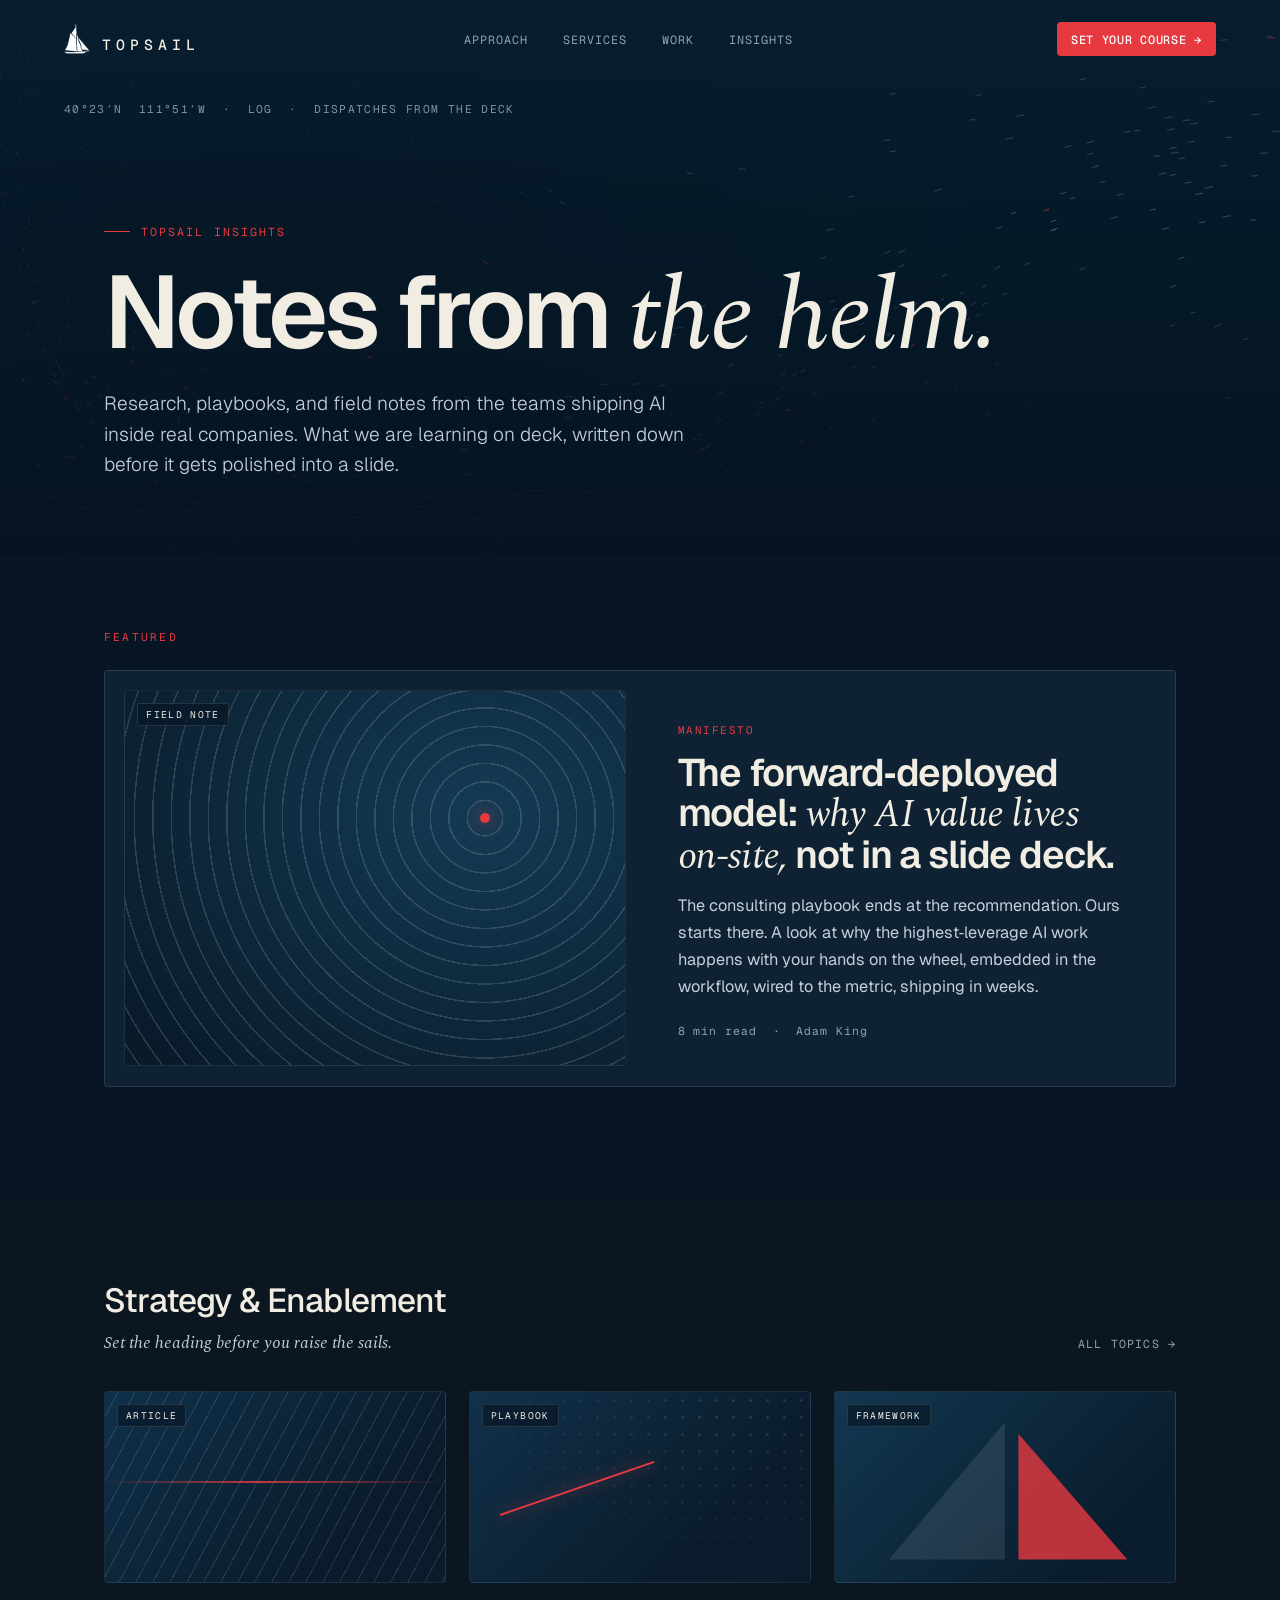
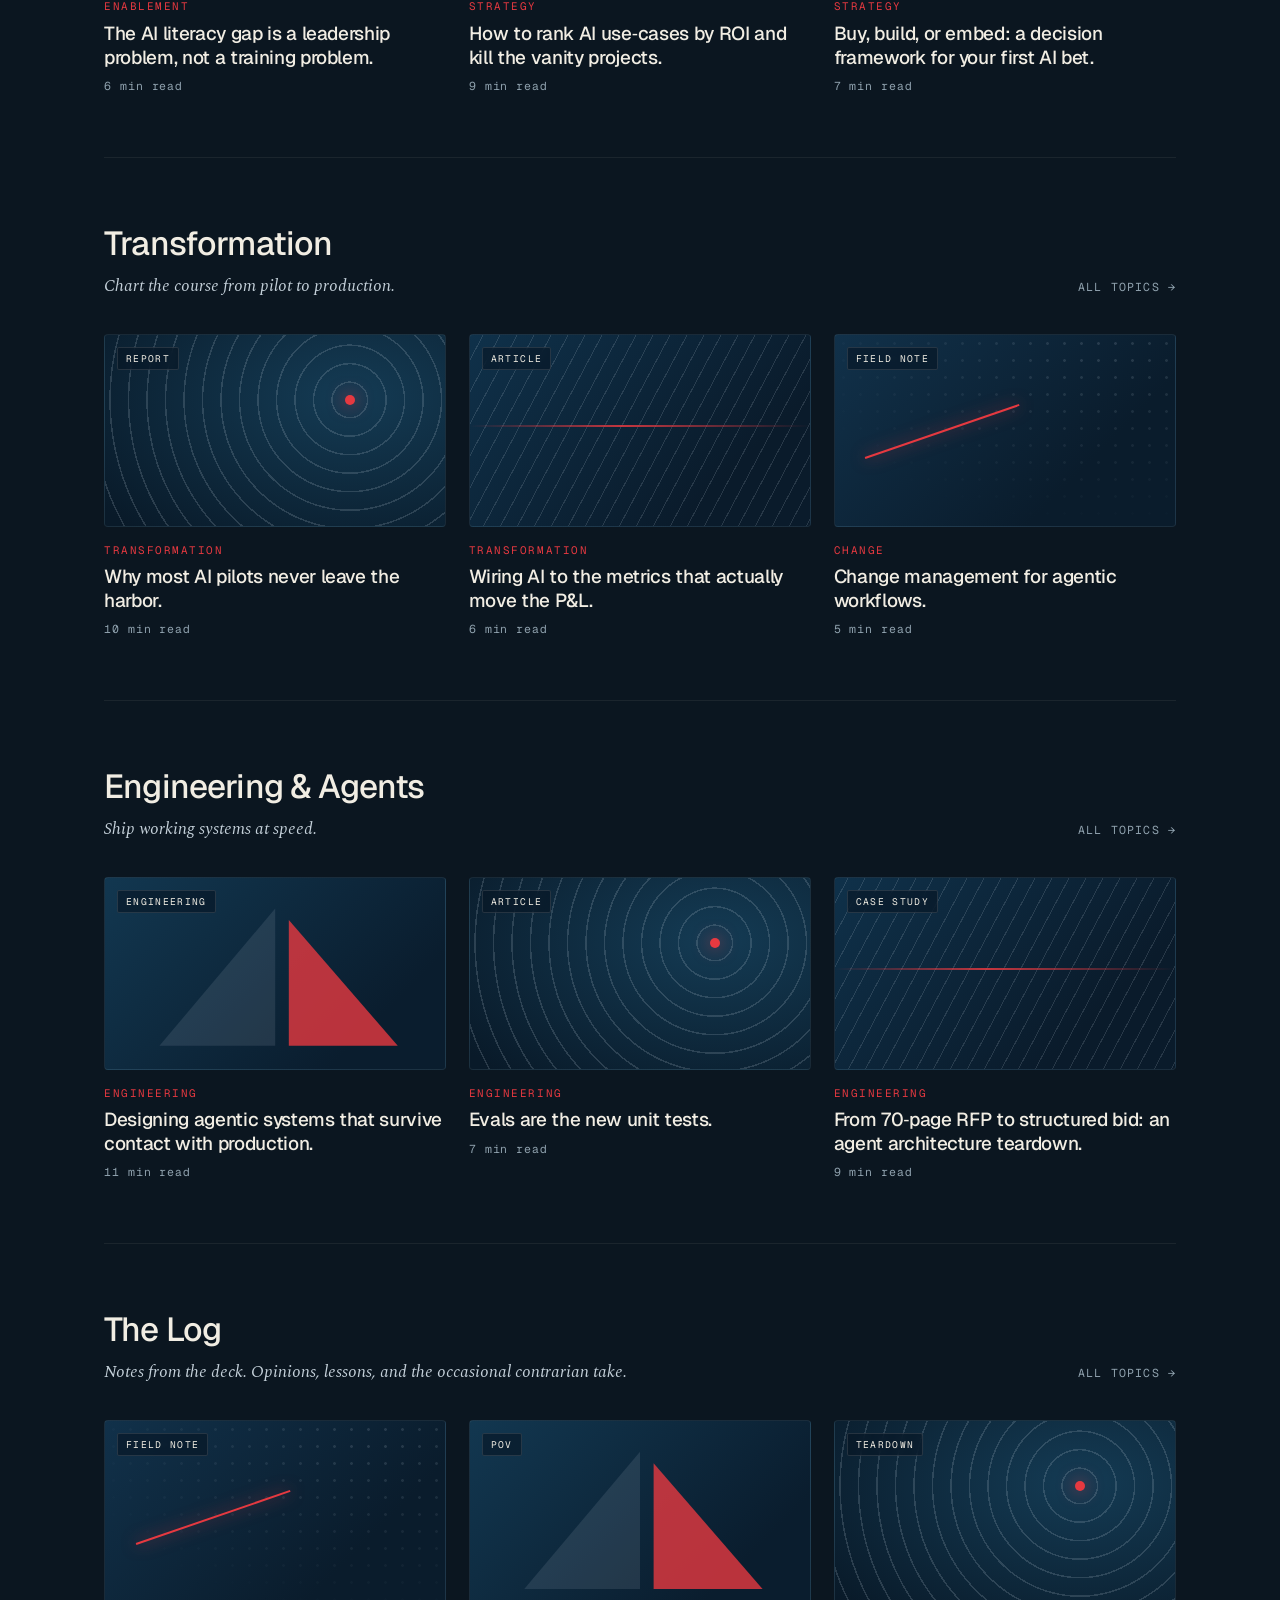
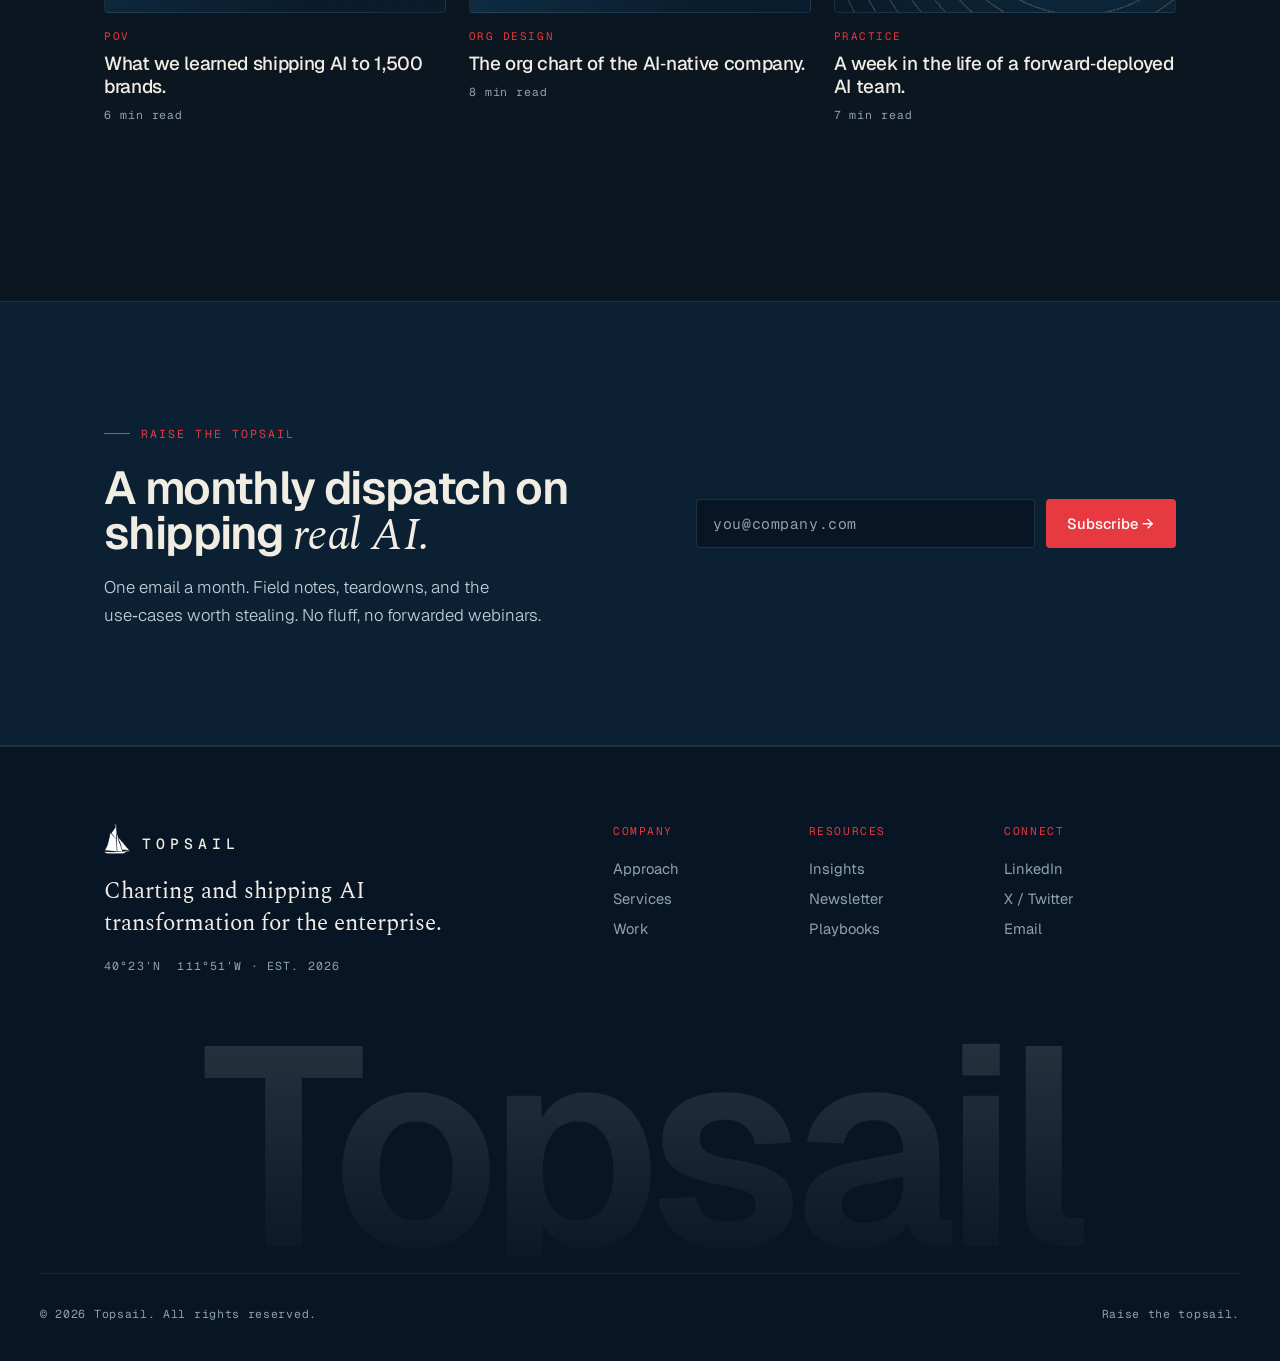
<file: insights.html>
<!DOCTYPE html>
<html lang="en">
<head>
  <meta charset="UTF-8" />
  <meta name="viewport" content="width=device-width, initial-scale=1.0" />
  <title>Insights — Topsail</title>
  <meta name="description" content="Research, playbooks, and field notes from the teams shipping AI inside real companies. Topsail's perspective on the AI-native enterprise." />
  <meta property="og:type" content="website" />
  <meta property="og:site_name" content="Topsail" />
  <meta property="og:title" content="Topsail Insights" />
  <meta property="og:description" content="Research, playbooks, and field notes from the teams shipping AI inside real companies." />
  <meta property="og:url" content="https://topsail.partners/insights.html" />
  <meta property="og:image" content="https://topsail.partners/assets/og-image.jpg" />
  <meta property="og:image:width" content="1200" />
  <meta property="og:image:height" content="1200" />
  <meta name="twitter:card" content="summary_large_image" />
  <meta name="twitter:image" content="https://topsail.partners/assets/og-image.jpg" />
  <link rel="preconnect" href="https://fonts.googleapis.com" />
  <link rel="preconnect" href="https://fonts.gstatic.com" crossorigin />
  <link href="https://fonts.googleapis.com/css2?family=Geist:wght@300;400;500;600;700&family=Geist+Mono:wght@400;500&family=Spectral:ital,wght@0,400;0,500;0,600;1,400;1,500;1,600&display=swap" rel="stylesheet" />
  <link rel="stylesheet" href="styles.css" />
  <script>
    /* apply arrival state before first paint so the scene settles in on the wind without a flash */
    (function () { try {
      if (matchMedia("(prefers-reduced-motion: reduce)").matches) return;
      var g = sessionStorage.getItem("topsail:gust"); if (!g) return;
      var d = JSON.parse(g);
      if (d && d.dir && Date.now() - d.ts < 2500) {
        var r = document.documentElement;
        r.classList.add("arriving");
        r.style.setProperty("--wx", d.dir.x);
        r.style.setProperty("--wy", d.dir.y);
      }
    } catch (e) {} })();
  </script>
  <noscript><style>.reveal{opacity:1!important;transform:none!important}.hero__sea{display:none}</style></noscript>
</head>
<body>
  <!-- ===== NAV ===== -->
  <header class="nav" id="nav">
    <a class="nav__brand" href="index.html" aria-label="Topsail home">
      <img class="nav__mark" src="assets/boat-white.png" alt="Topsail" aria-hidden="true" />
      <span class="nav__word">TOPSAIL</span>
    </a>
    <nav class="nav__links" aria-label="Primary">
      <a href="index.html#approach">Approach</a>
      <a href="index.html#services">Services</a>
      <a href="index.html#work">Work</a>
      <a href="insights.html" aria-current="page">Insights</a>
    </nav>
    <a href="index.html#contact" class="btn btn--solid nav__cta">Set your course →</a>
    <button class="nav__menu" id="navMenu" aria-label="Menu" aria-expanded="false" aria-controls="mobileMenu">≡</button>
  </header>

  <!-- ===== MOBILE MENU ===== -->
  <div class="navmenu" id="mobileMenu" aria-hidden="true">
    <a href="index.html#approach">Approach</a>
    <a href="index.html#services">Services</a>
    <a href="index.html#work">Work</a>
    <a href="insights.html">Insights</a>
    <a href="index.html#contact" class="btn btn--solid">Set your course →</a>
  </div>

  <div class="flow">
  <!-- ===== HERO ===== -->
  <section class="ins-hero" id="top">
    <canvas class="hero__sea" id="seaHero" aria-hidden="true"></canvas>
    <div class="hero__veil" aria-hidden="true"></div>
    <div class="ins-hero__fade" aria-hidden="true"></div>

    <p class="hero__coords mono" aria-hidden="true">40°23′N&nbsp;&nbsp;111°51′W&nbsp;&nbsp;·&nbsp;&nbsp;LOG&nbsp;&nbsp;·&nbsp;&nbsp;DISPATCHES FROM THE DECK</p>

    <div class="wrap ins-hero__inner">
      <p class="eyebrow reveal"><span class="eyebrow__tick"></span>Topsail Insights</p>
      <h1 class="ins-hero__title reveal">Notes from <span class="ital">the helm.</span></h1>
      <p class="ins-hero__sub reveal">Research, playbooks, and field notes from the teams shipping AI inside real companies. What we are learning on deck, written down before it gets polished into a slide.</p>
    </div>
  </section>

  <!-- ===== FEATURED ===== -->
  <section class="section section--abyss ins-featured-sec">
    <div class="wrap">
      <p class="ins-kicker mono reveal">Featured</p>
      <a class="ins-lead reveal" href="#">
        <div class="post__cover cov--rings ins-lead__cover"><span class="post__type mono">Field note</span></div>
        <div class="ins-lead__body">
          <span class="post__cat mono">Manifesto</span>
          <h2 class="ins-lead__title">The forward&#8209;deployed model: <span class="ital">why AI value lives on&#8209;site,</span> not in a slide deck.</h2>
          <p class="ins-lead__excerpt">The consulting playbook ends at the recommendation. Ours starts there. A look at why the highest&#8209;leverage AI work happens with your hands on the wheel, embedded in the workflow, wired to the metric, shipping in weeks.</p>
          <p class="post__meta mono">8 min read&nbsp;&nbsp;·&nbsp;&nbsp;Adam King</p>
        </div>
      </a>
    </div>
  </section>

  <!-- ===== TOPIC SECTIONS ===== -->
  <section class="section ins-topics">
    <div class="wrap">

      <!-- Strategy & Enablement -->
      <div class="ins-cat reveal">
        <div class="ins-cat__head">
          <div>
            <h2 class="ins-cat__title">Strategy &amp; Enablement</h2>
            <p class="ins-cat__intro">Set the heading before you raise the sails.</p>
          </div>
          <a class="ins-cat__all mono" href="#">All topics →</a>
        </div>
        <div class="ins-row">
          <a class="post" href="#">
            <div class="post__cover cov--lines"><span class="post__type mono">Article</span></div>
            <div class="post__body">
              <span class="post__cat mono">Enablement</span>
              <h3 class="post__title">The AI literacy gap is a leadership problem, not a training problem.</h3>
              <p class="post__meta mono">6 min read</p>
            </div>
          </a>
          <a class="post" href="#">
            <div class="post__cover cov--grid"><span class="post__type mono">Playbook</span></div>
            <div class="post__body">
              <span class="post__cat mono">Strategy</span>
              <h3 class="post__title">How to rank AI use&#8209;cases by ROI and kill the vanity projects.</h3>
              <p class="post__meta mono">9 min read</p>
            </div>
          </a>
          <a class="post" href="#">
            <div class="post__cover cov--sail"><span class="post__type mono">Framework</span></div>
            <div class="post__body">
              <span class="post__cat mono">Strategy</span>
              <h3 class="post__title">Buy, build, or embed: a decision framework for your first AI bet.</h3>
              <p class="post__meta mono">7 min read</p>
            </div>
          </a>
        </div>
      </div>

      <!-- Transformation -->
      <div class="ins-cat reveal">
        <div class="ins-cat__head">
          <div>
            <h2 class="ins-cat__title">Transformation</h2>
            <p class="ins-cat__intro">Chart the course from pilot to production.</p>
          </div>
          <a class="ins-cat__all mono" href="#">All topics →</a>
        </div>
        <div class="ins-row">
          <a class="post" href="#">
            <div class="post__cover cov--rings"><span class="post__type mono">Report</span></div>
            <div class="post__body">
              <span class="post__cat mono">Transformation</span>
              <h3 class="post__title">Why most AI pilots never leave the harbor.</h3>
              <p class="post__meta mono">10 min read</p>
            </div>
          </a>
          <a class="post" href="#">
            <div class="post__cover cov--lines"><span class="post__type mono">Article</span></div>
            <div class="post__body">
              <span class="post__cat mono">Transformation</span>
              <h3 class="post__title">Wiring AI to the metrics that actually move the P&amp;L.</h3>
              <p class="post__meta mono">6 min read</p>
            </div>
          </a>
          <a class="post" href="#">
            <div class="post__cover cov--grid"><span class="post__type mono">Field note</span></div>
            <div class="post__body">
              <span class="post__cat mono">Change</span>
              <h3 class="post__title">Change management for agentic workflows.</h3>
              <p class="post__meta mono">5 min read</p>
            </div>
          </a>
        </div>
      </div>

      <!-- Engineering & Agents -->
      <div class="ins-cat reveal">
        <div class="ins-cat__head">
          <div>
            <h2 class="ins-cat__title">Engineering &amp; Agents</h2>
            <p class="ins-cat__intro">Ship working systems at speed.</p>
          </div>
          <a class="ins-cat__all mono" href="#">All topics →</a>
        </div>
        <div class="ins-row">
          <a class="post" href="#">
            <div class="post__cover cov--sail"><span class="post__type mono">Engineering</span></div>
            <div class="post__body">
              <span class="post__cat mono">Engineering</span>
              <h3 class="post__title">Designing agentic systems that survive contact with production.</h3>
              <p class="post__meta mono">11 min read</p>
            </div>
          </a>
          <a class="post" href="#">
            <div class="post__cover cov--rings"><span class="post__type mono">Article</span></div>
            <div class="post__body">
              <span class="post__cat mono">Engineering</span>
              <h3 class="post__title">Evals are the new unit tests.</h3>
              <p class="post__meta mono">7 min read</p>
            </div>
          </a>
          <a class="post" href="#">
            <div class="post__cover cov--lines"><span class="post__type mono">Case study</span></div>
            <div class="post__body">
              <span class="post__cat mono">Engineering</span>
              <h3 class="post__title">From 70&#8209;page RFP to structured bid: an agent architecture teardown.</h3>
              <p class="post__meta mono">9 min read</p>
            </div>
          </a>
        </div>
      </div>

      <!-- The Log -->
      <div class="ins-cat reveal">
        <div class="ins-cat__head">
          <div>
            <h2 class="ins-cat__title">The Log</h2>
            <p class="ins-cat__intro">Notes from the deck. Opinions, lessons, and the occasional contrarian take.</p>
          </div>
          <a class="ins-cat__all mono" href="#">All topics →</a>
        </div>
        <div class="ins-row">
          <a class="post" href="#">
            <div class="post__cover cov--grid"><span class="post__type mono">Field note</span></div>
            <div class="post__body">
              <span class="post__cat mono">POV</span>
              <h3 class="post__title">What we learned shipping AI to 1,500 brands.</h3>
              <p class="post__meta mono">6 min read</p>
            </div>
          </a>
          <a class="post" href="#">
            <div class="post__cover cov--sail"><span class="post__type mono">POV</span></div>
            <div class="post__body">
              <span class="post__cat mono">Org design</span>
              <h3 class="post__title">The org chart of the AI&#8209;native company.</h3>
              <p class="post__meta mono">8 min read</p>
            </div>
          </a>
          <a class="post" href="#">
            <div class="post__cover cov--rings"><span class="post__type mono">Teardown</span></div>
            <div class="post__body">
              <span class="post__cat mono">Practice</span>
              <h3 class="post__title">A week in the life of a forward&#8209;deployed AI team.</h3>
              <p class="post__meta mono">7 min read</p>
            </div>
          </a>
        </div>
      </div>

    </div>
  </section>

  <!-- ===== SUBSCRIBE BAND ===== -->
  <section class="section section--deck ins-sub">
    <div class="wrap ins-sub__inner">
      <div class="ins-sub__copy">
        <p class="eyebrow reveal"><span class="eyebrow__tick"></span>Raise the Topsail</p>
        <h2 class="display reveal">A monthly dispatch on<br/>shipping <span class="ital">real AI.</span></h2>
        <p class="ins-sub__lede reveal">One email a month. Field notes, teardowns, and the use&#8209;cases worth stealing. No fluff, no forwarded webinars.</p>
      </div>
      <form class="ins-sub__form reveal" onsubmit="return false;">
        <input type="email" class="ins-sub__input mono" placeholder="you@company.com" aria-label="Work email" />
        <button type="submit" class="btn btn--solid">Subscribe →</button>
      </form>
    </div>
  </section>

  <!-- ===== FOOTER ===== -->
  <footer class="footer">
    <div class="wrap footer__top">
      <div class="footer__col">
        <a class="footer__brand" href="index.html">
          <img class="nav__mark" src="assets/boat-white.png" alt="Topsail" aria-hidden="true" />
          <span class="nav__word">TOPSAIL</span>
        </a>
        <p class="footer__lede">Charting and shipping AI transformation for the enterprise.</p>
        <p class="mono footer__coord">40°23′N&nbsp;&nbsp;111°51′W&nbsp;·&nbsp;EST. 2026</p>
      </div>
      <nav class="footer__nav">
        <div>
          <p class="footer__h mono">Company</p>
          <a href="index.html#approach">Approach</a>
          <a href="index.html#services">Services</a>
          <a href="index.html#work">Work</a>
        </div>
        <div>
          <p class="footer__h mono">Resources</p>
          <a href="insights.html">Insights</a>
          <a href="insights.html">Newsletter</a>
          <a href="insights.html">Playbooks</a>
        </div>
        <div>
          <p class="footer__h mono">Connect</p>
          <a>LinkedIn</a>
          <a>X / Twitter</a>
          <a href="mailto:contact@topsail.partners">Email</a>
        </div>
      </nav>
    </div>
    <div class="footer__wordmark" aria-hidden="true">Topsail</div>
    <div class="wrap footer__legal mono">
      <span>© 2026 Topsail. All rights reserved.</span>
      <span>Raise the topsail.</span>
    </div>
  </footer>
  </div>

  <script src="app.js"></script>
</body>
</html>
</file>
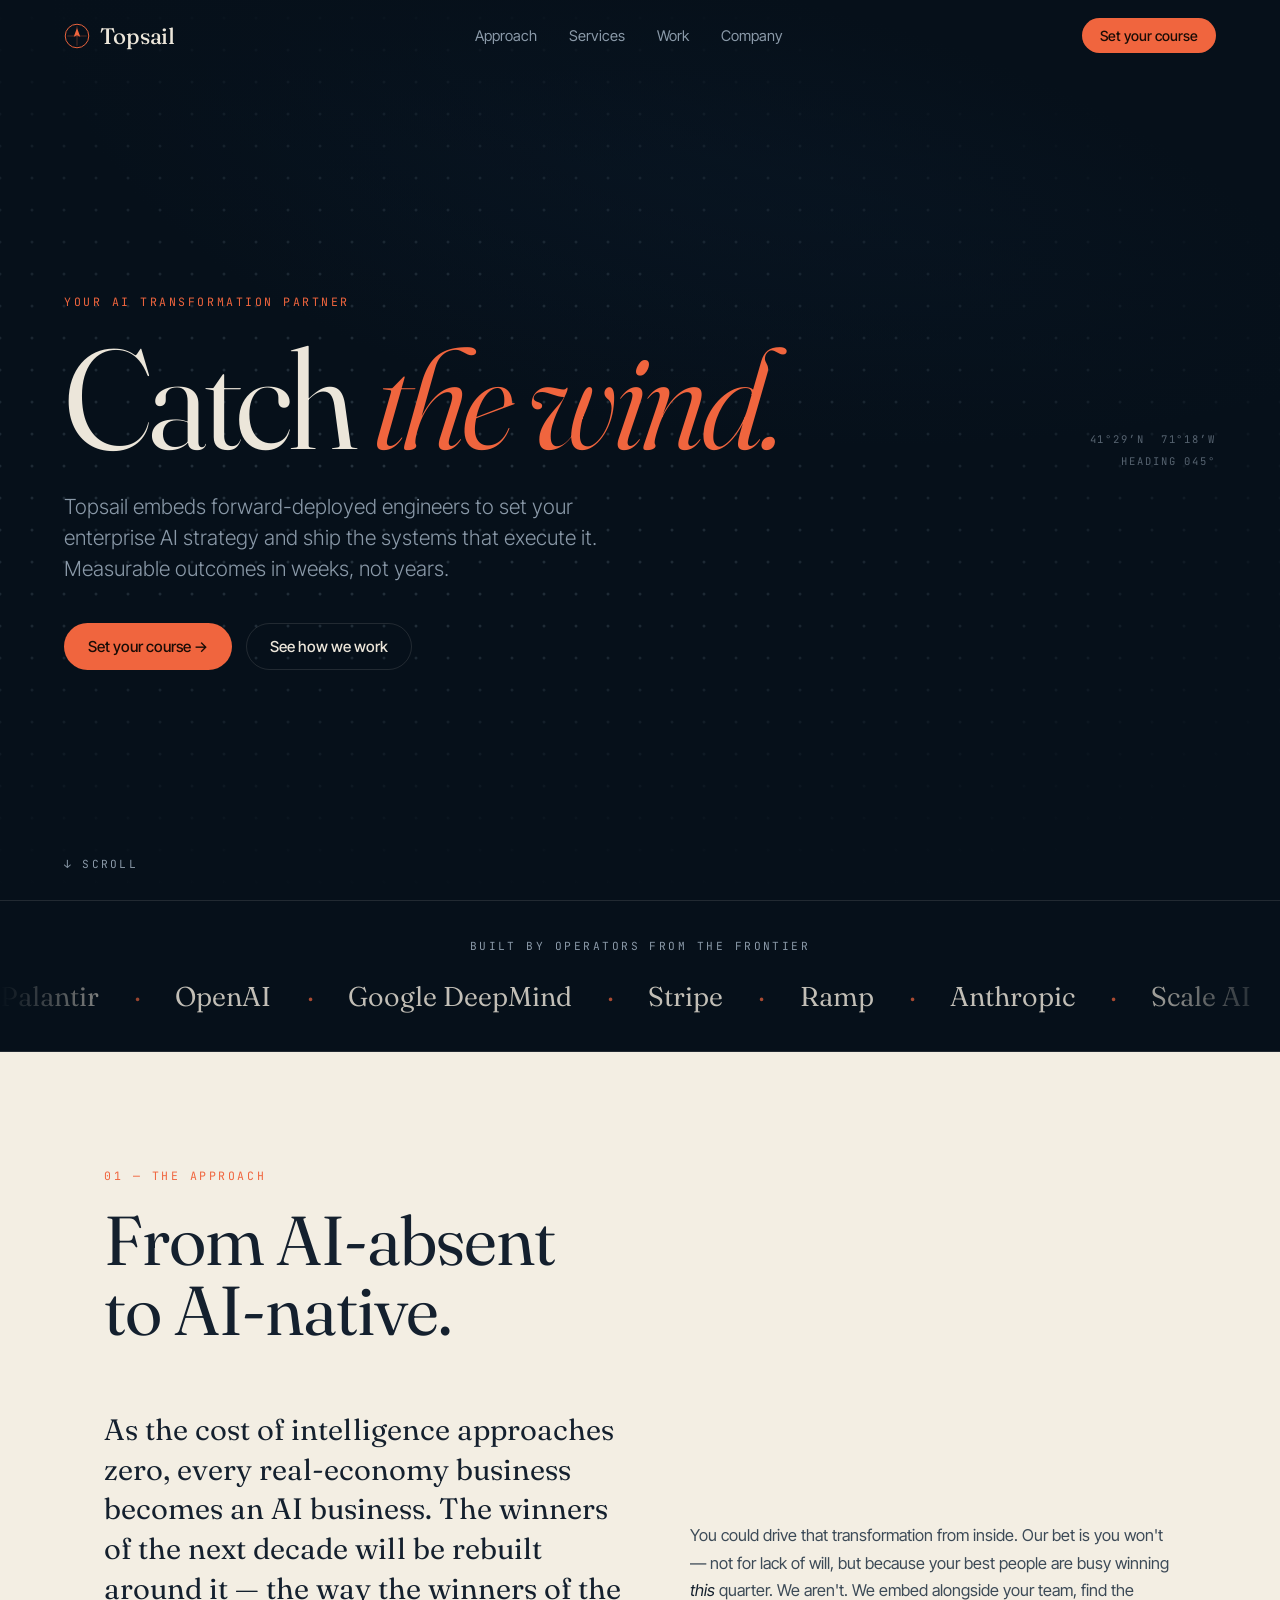
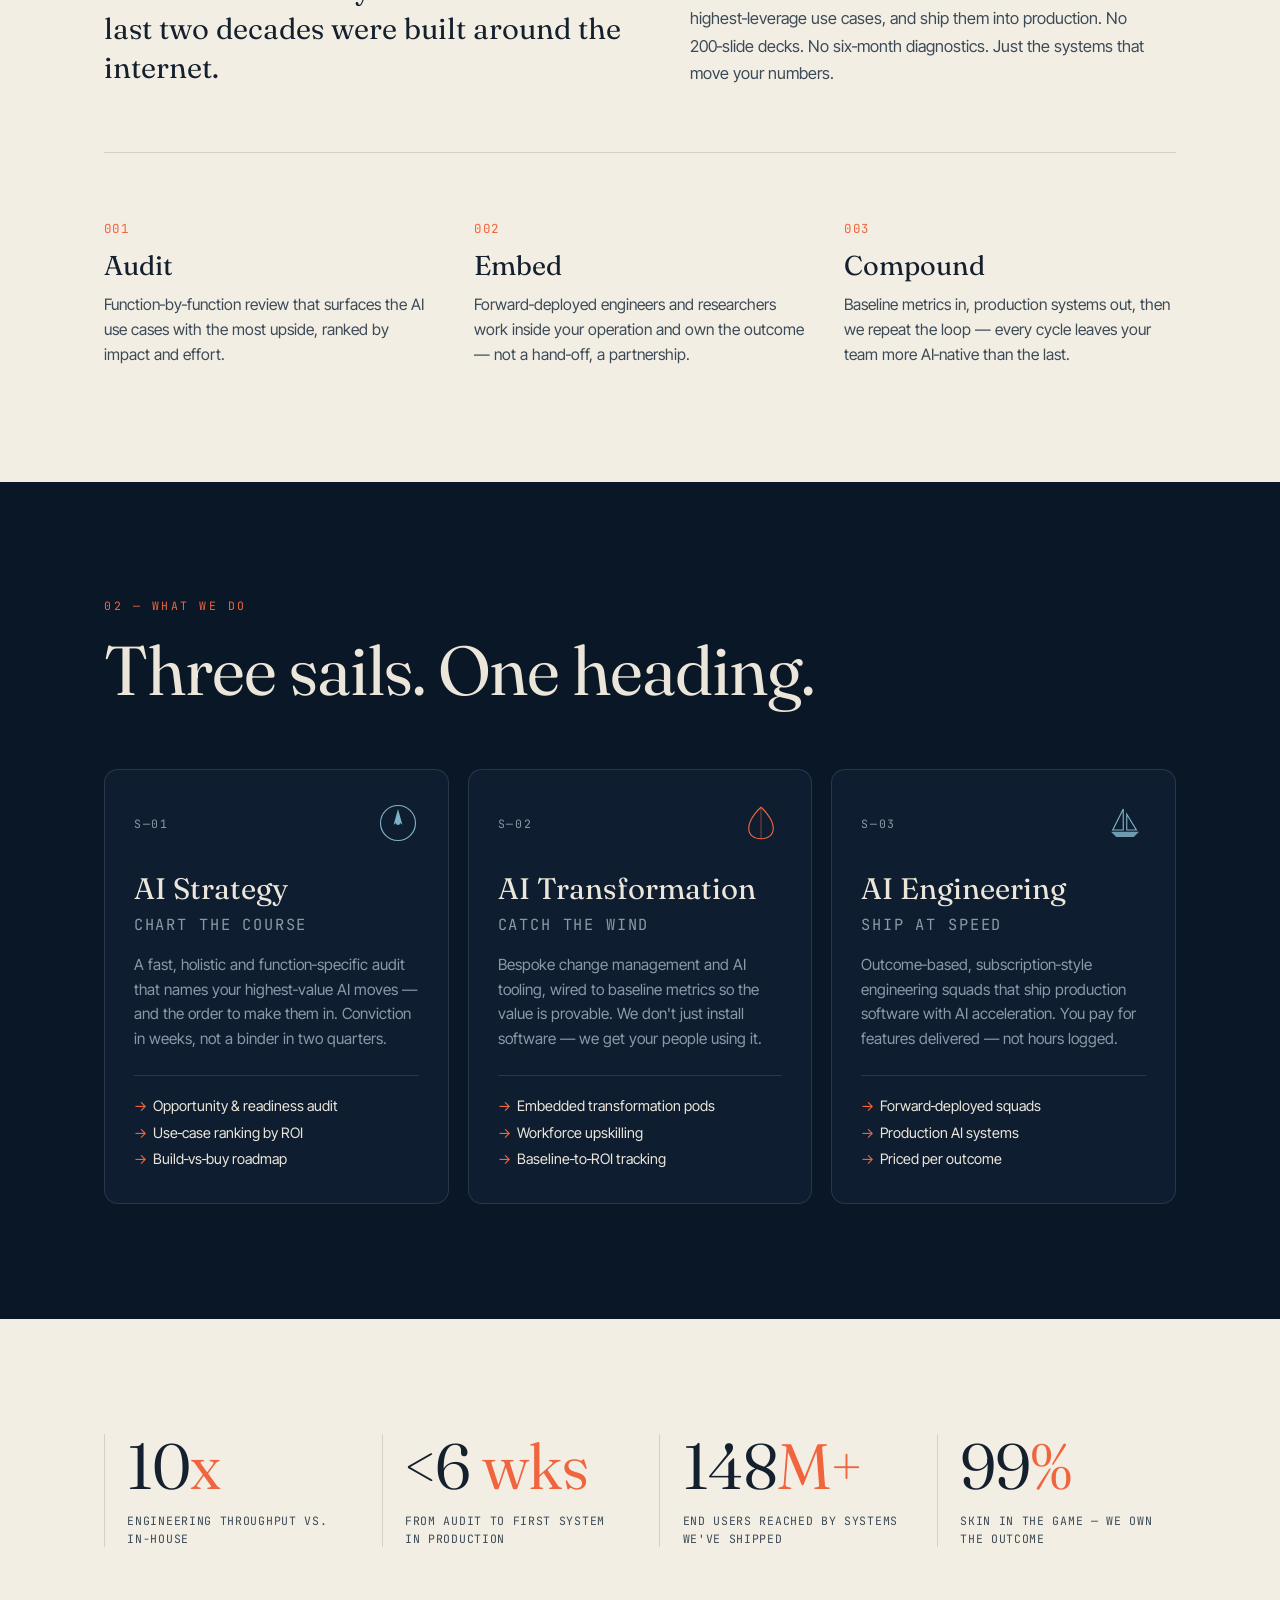
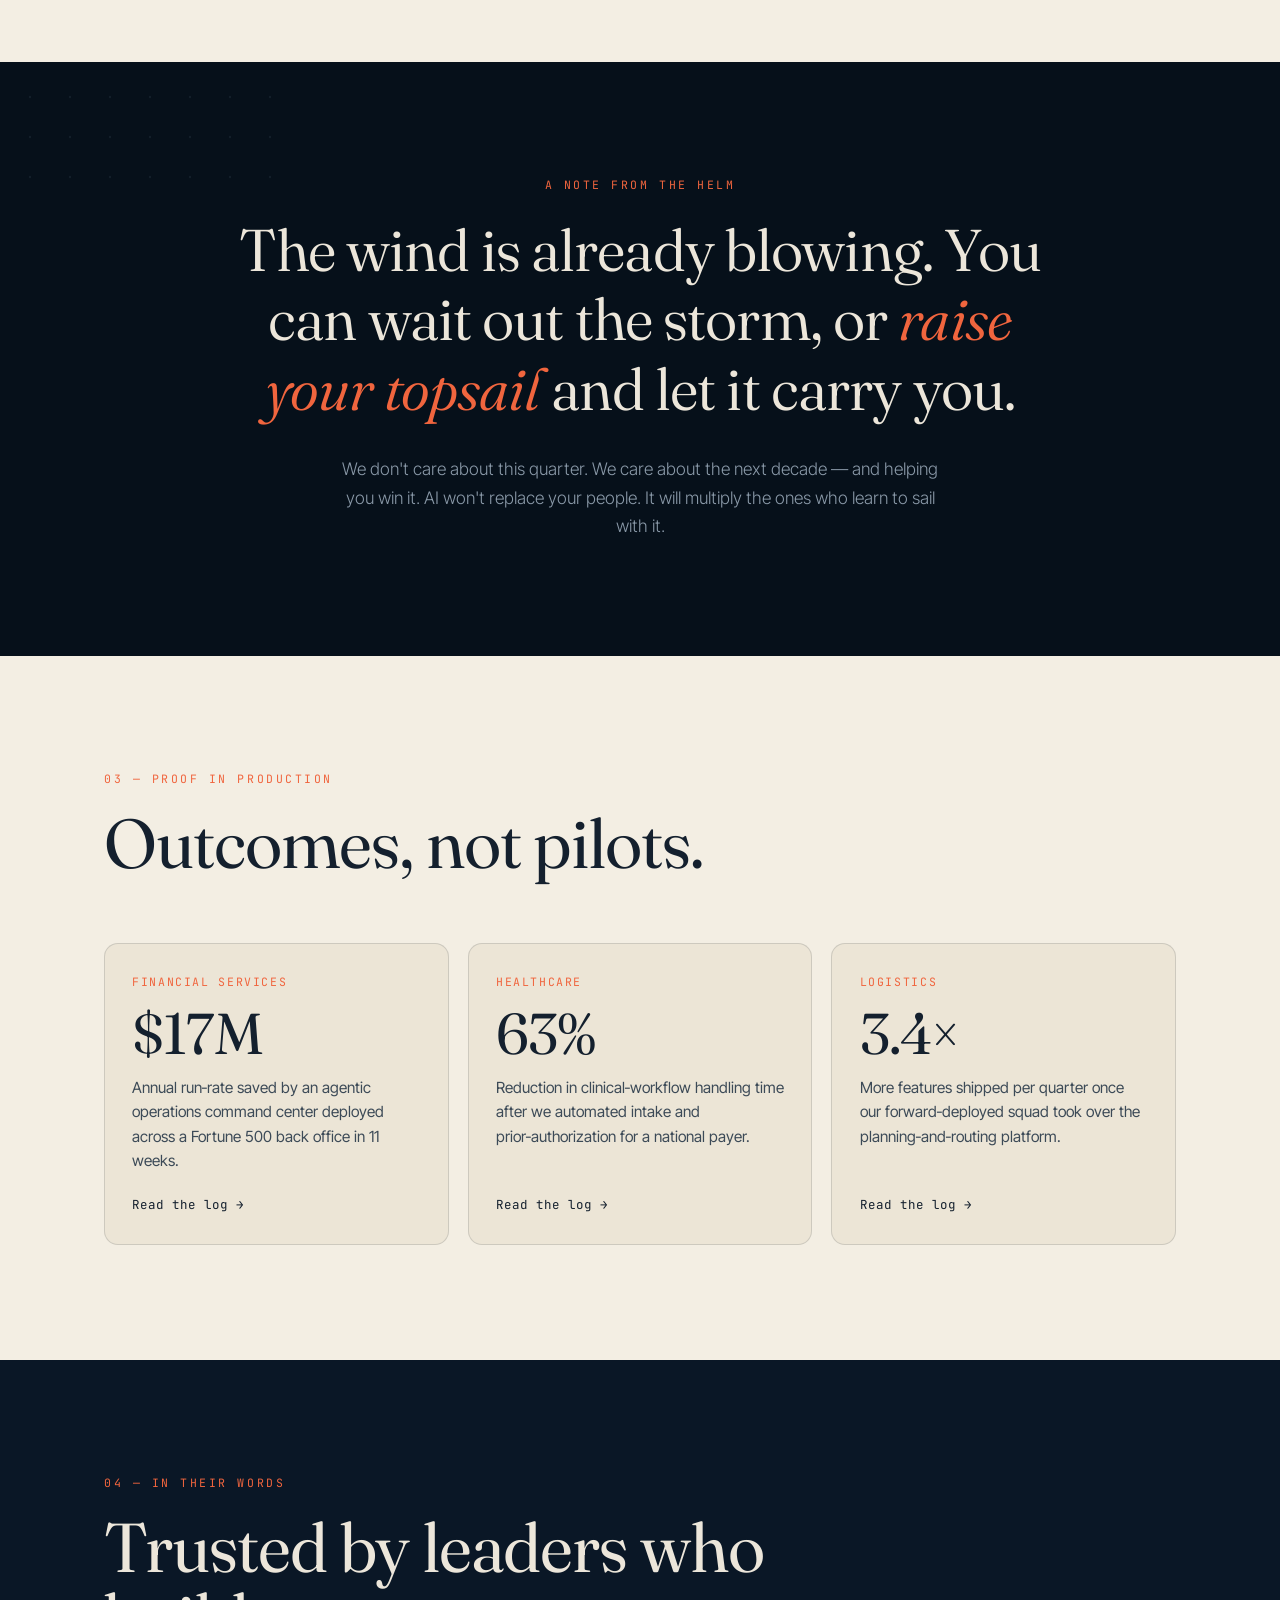
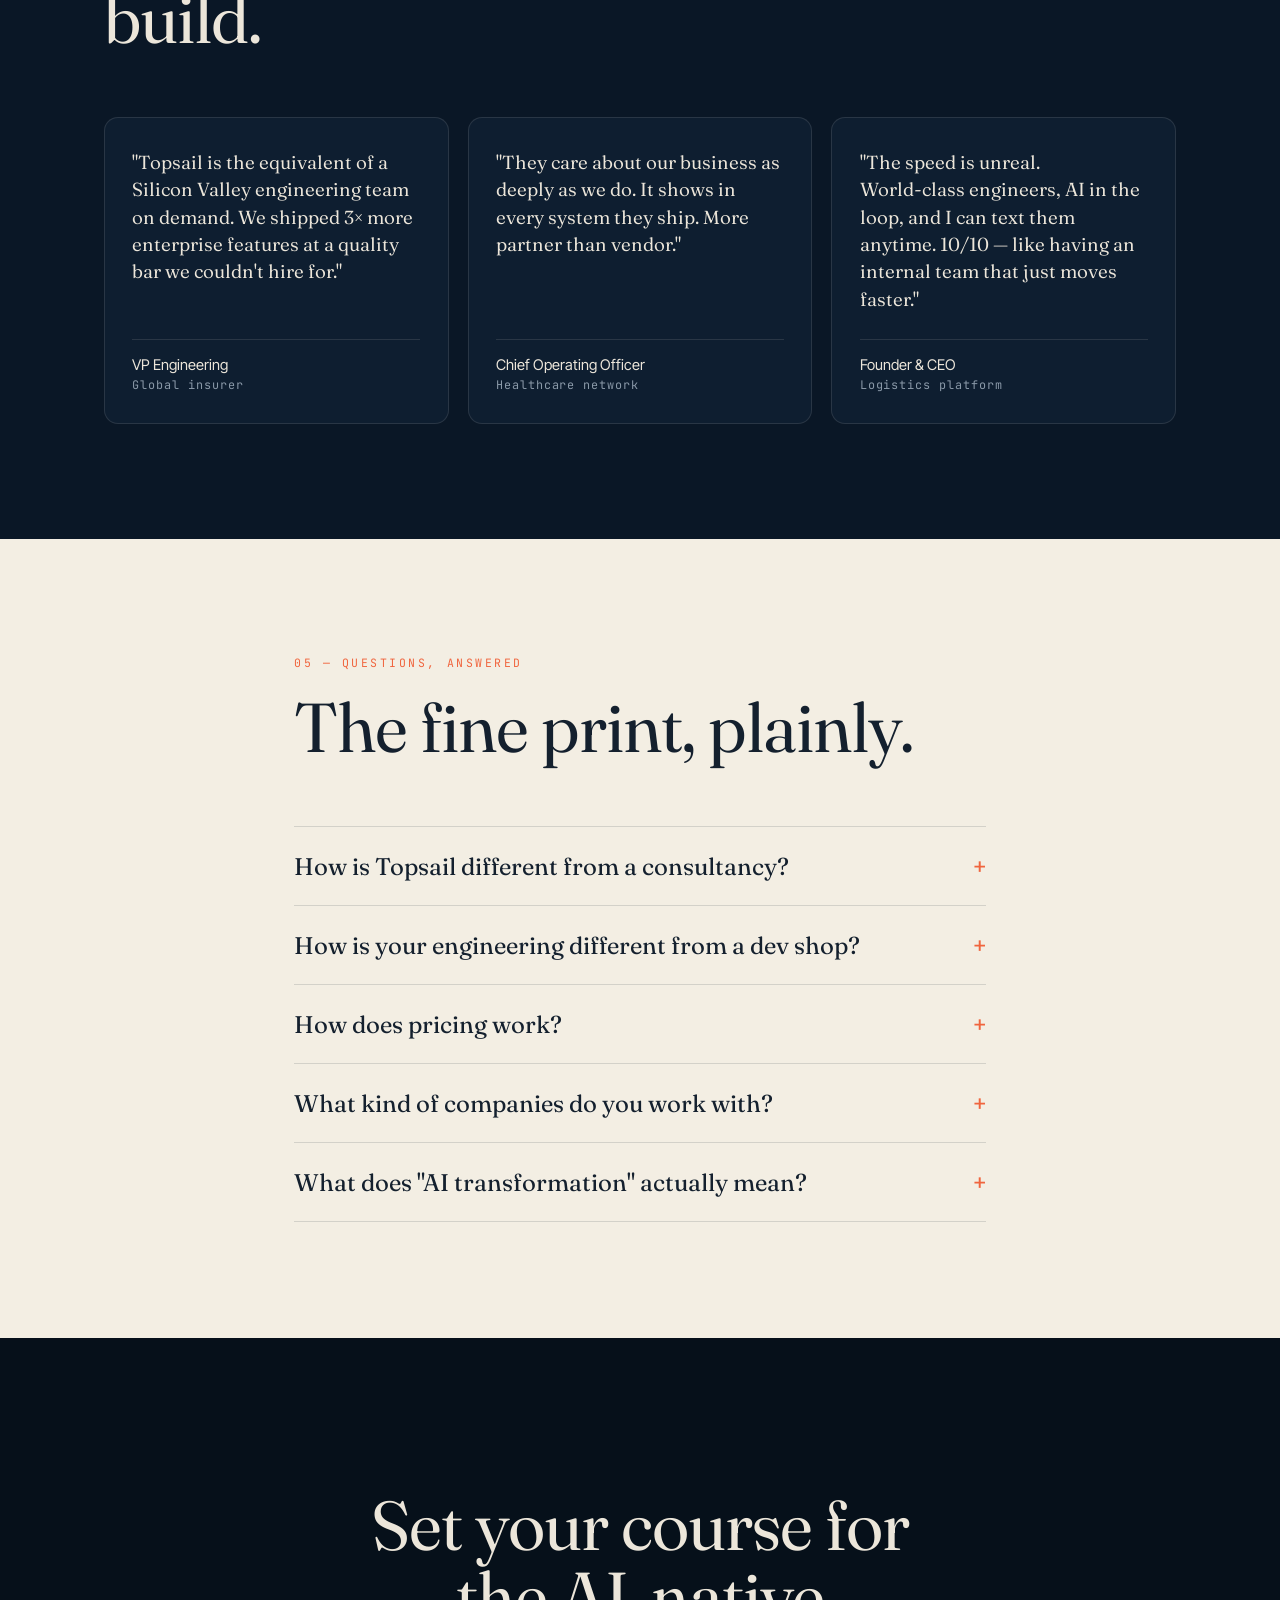
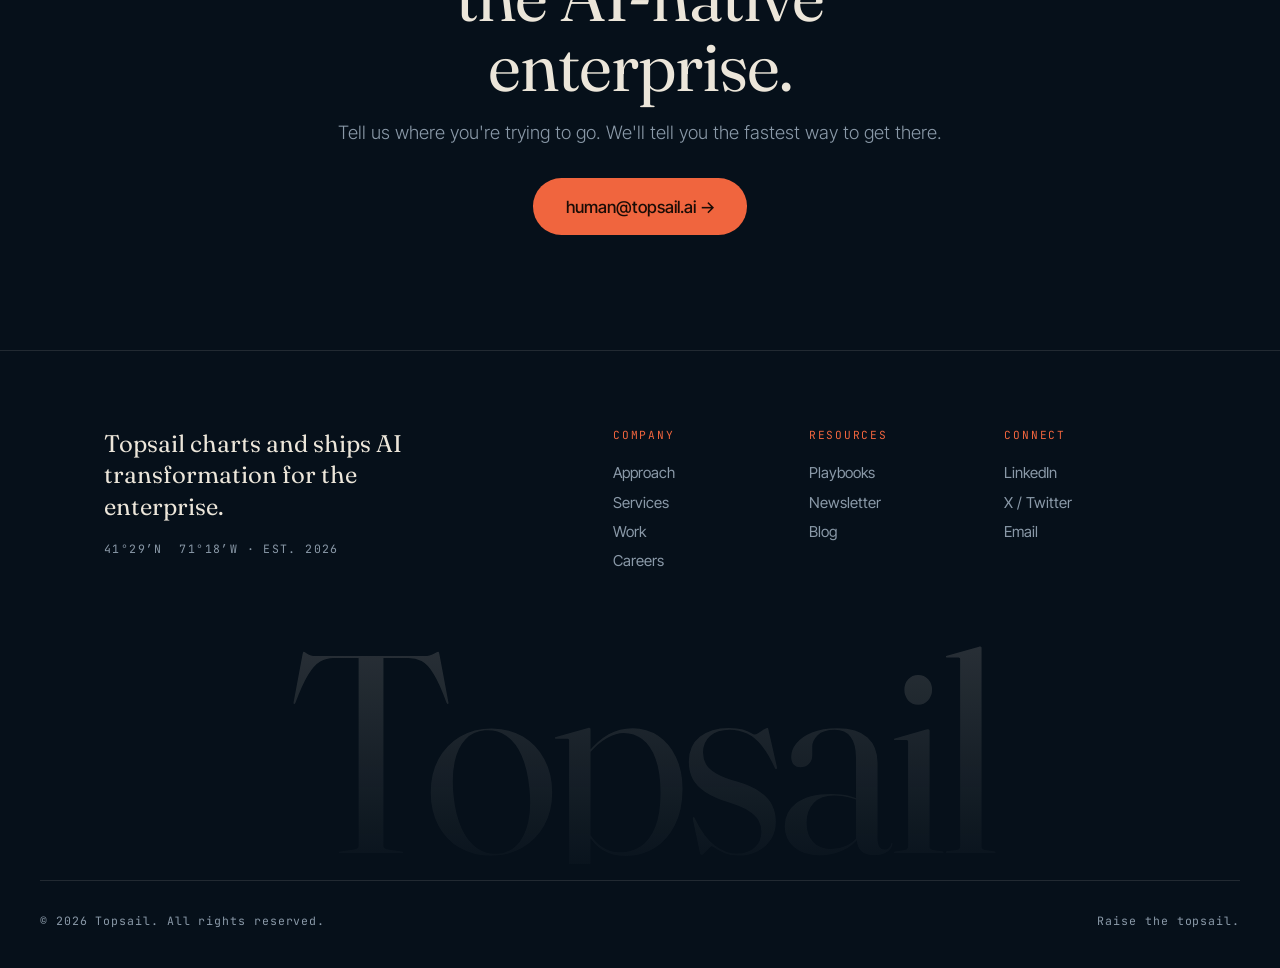
<file: topsail.html>
<!DOCTYPE html>
<html lang="en">
<head>
  <meta charset="UTF-8" />
  <meta name="viewport" content="width=device-width, initial-scale=1.0" />
  <title>Topsail — Your AI transformation partner</title>
  <meta name="description" content="Topsail embeds forward-deployed engineers to set the course and ship the systems that make your enterprise AI-native. Outcomes in weeks, not years." />
  <link rel="preconnect" href="https://fonts.googleapis.com" />
  <link rel="preconnect" href="https://fonts.gstatic.com" crossorigin />
  <link href="https://fonts.googleapis.com/css2?family=Fraunces:ital,opsz,wght@0,9..144,300..600;1,9..144,300..500&family=Inter+Tight:wght@300;400;500;600&family=JetBrains+Mono:wght@400;500&display=swap" rel="stylesheet" />
  <style>
/* ============================================================
   TOPSAIL — nautical AI transformation
   Palette: abyss navy ↔ chart paper, signal-coral accent
   Type: Fraunces (display) · Inter Tight (body) · JetBrains Mono (labels)
   ============================================================ */

:root {
  --abyss:    #06101A;
  --sea:      #0A1726;
  --sea-2:    #0E1E30;
  --paper:    #F3EEE3;
  --paper-2:  #ECE5D6;
  --ink:      #14202E;
  --ink-soft: #3C4A57;
  --warm:     #ECE6DA;   /* warm white text on dark */
  --warm-dim: #8A99A8;   /* muted text on dark */
  --accent:   #F0653E;   /* signal coral */
  --accent-2: #7FB2C4;   /* faded chart blue */
  --line-dark: rgba(236, 230, 218, 0.12);
  --line-light: rgba(20, 32, 46, 0.14);

  --maxw: 1200px;
  --pad: clamp(20px, 5vw, 64px);
  --r: 14px;

  --f-display: "Fraunces", Georgia, serif;
  --f-body: "Inter Tight", system-ui, sans-serif;
  --f-mono: "JetBrains Mono", ui-monospace, monospace;
}

* { box-sizing: border-box; margin: 0; padding: 0; }

html { scroll-behavior: smooth; }

body {
  font-family: var(--f-body);
  background: var(--abyss);
  color: var(--warm);
  -webkit-font-smoothing: antialiased;
  text-rendering: optimizeLegibility;
  overflow-x: hidden;
}

img, svg, canvas { display: block; max-width: 100%; }
a { color: inherit; text-decoration: none; }

/* ---------- typographic helpers ---------- */
.display {
  font-family: var(--f-display);
  font-weight: 380;
  font-optical-sizing: auto;
  line-height: 1.02;
  letter-spacing: -0.015em;
  font-size: clamp(2.4rem, 5.4vw, 4.6rem);
}
.display.light { color: var(--warm); }
.ital { font-style: italic; font-weight: 340; }
.accent-text { color: var(--accent); }

.eyebrow {
  font-family: var(--f-mono);
  font-size: 0.72rem;
  letter-spacing: 0.22em;
  text-transform: uppercase;
  color: var(--accent);
  margin-bottom: 1.4rem;
}
.eyebrow.ink { color: var(--accent); }
.mono { font-family: var(--f-mono); }

.wrap { width: 100%; max-width: var(--maxw); margin: 0 auto; padding-inline: var(--pad); }
.wrap--narrow { max-width: 820px; }

/* ---------- buttons ---------- */
.btn {
  display: inline-flex; align-items: center; gap: 0.5em;
  font-family: var(--f-body);
  font-size: 0.95rem; font-weight: 500;
  padding: 0.85em 1.5em;
  border-radius: 100px;
  border: 1px solid transparent;
  transition: transform .25s cubic-bezier(.2,.7,.3,1), background .25s, color .25s, border-color .25s;
  white-space: nowrap;
}
.btn--solid { background: var(--accent); color: #1a0c06; }
.btn--solid:hover { transform: translateY(-2px); background: #ff7a55; }
.btn--ghost { border-color: var(--line-dark); color: var(--warm); }
.btn--ghost:hover { border-color: var(--warm-dim); transform: translateY(-2px); }
.btn--lg { font-size: 1.05rem; padding: 1.05em 1.9em; }

/* ============================================================
   NAV
   ============================================================ */
.nav {
  position: fixed; top: 0; left: 0; right: 0; z-index: 50;
  display: flex; align-items: center; justify-content: space-between;
  gap: 1.5rem;
  padding: 1.1rem var(--pad);
  transition: background .3s, border-color .3s, padding .3s;
  border-bottom: 1px solid transparent;
}
.nav.scrolled {
  background: rgba(6, 16, 26, 0.72);
  backdrop-filter: blur(14px) saturate(140%);
  border-bottom: 1px solid var(--line-dark);
  padding-block: 0.8rem;
}
.nav__brand {
  display: flex; align-items: center; gap: 0.6rem;
  font-family: var(--f-display); font-size: 1.4rem; font-weight: 450;
  letter-spacing: -0.01em;
}
.nav__mark { width: 26px; height: 26px; color: var(--accent); }
.nav__links { display: flex; gap: 2rem; }
.nav__links a {
  font-size: 0.92rem; color: var(--warm-dim); position: relative; padding: 2px 0;
  transition: color .2s;
}
.nav__links a::after {
  content: ""; position: absolute; left: 0; bottom: -3px; width: 0; height: 1px;
  background: var(--accent); transition: width .25s;
}
.nav__links a:hover { color: var(--warm); }
.nav__links a:hover::after { width: 100%; }
.nav__cta { font-size: 0.88rem; padding: 0.6em 1.2em; }
.nav__menu { display: none; background: none; border: none; color: var(--warm); font-size: 1.6rem; cursor: pointer; }

/* ============================================================
   HERO
   ============================================================ */
.hero {
  position: relative; min-height: 100svh;
  display: flex; flex-direction: column; justify-content: center;
  padding: 8rem var(--pad) 4rem;
  background:
    radial-gradient(120% 90% at 70% 0%, #0c1d30 0%, var(--abyss) 55%);
  overflow: hidden;
}
.hero__grid { position: absolute; inset: 0; width: 100%; height: 100%; z-index: 0; }
.hero__vignette {
  position: absolute; inset: 0; z-index: 1; pointer-events: none;
  background:
    radial-gradient(80% 60% at 30% 55%, rgba(6,16,26,0) 0%, rgba(6,16,26,.55) 70%, var(--abyss) 100%),
    linear-gradient(to bottom, rgba(6,16,26,.4), rgba(6,16,26,0) 18%, rgba(6,16,26,0) 70%, var(--abyss));
}
.hero__inner { position: relative; z-index: 2; max-width: 900px; }
.hero__title {
  font-family: var(--f-display);
  font-size: clamp(3.4rem, 11vw, 9rem);
  font-weight: 360; line-height: 0.95; letter-spacing: -0.03em;
  margin-bottom: 1.6rem;
}
.hero__title .ital { color: var(--accent); }
.hero__sub {
  font-size: clamp(1.05rem, 1.7vw, 1.3rem); font-weight: 300;
  color: var(--warm-dim); max-width: 560px; line-height: 1.5; margin-bottom: 2.4rem;
}
.hero__cta { display: flex; gap: 0.9rem; flex-wrap: wrap; }
.hero__coords {
  position: absolute; z-index: 2; top: 50%; right: var(--pad); transform: translateY(-50%);
  display: flex; flex-direction: column; gap: 0.5rem; text-align: right;
  font-size: 0.66rem; letter-spacing: 0.18em; color: var(--warm-dim); opacity: .6;
}
.hero__scroll {
  position: absolute; z-index: 2; bottom: 1.8rem; left: var(--pad);
  font-size: 0.7rem; letter-spacing: 0.2em; text-transform: uppercase; color: var(--warm-dim);
  animation: bob 2.4s ease-in-out infinite;
}
@keyframes bob { 0%,100%{transform:translateY(0)} 50%{transform:translateY(5px)} }

/* ============================================================
   MARQUEE
   ============================================================ */
.marquee-wrap {
  background: var(--abyss); border-top: 1px solid var(--line-dark);
  border-bottom: 1px solid var(--line-dark); padding: 2.4rem 0;
}
.marquee-label {
  text-align: center; font-size: 0.7rem; letter-spacing: 0.22em; text-transform: uppercase;
  color: var(--warm-dim); margin-bottom: 1.6rem;
}
.marquee { overflow: hidden; -webkit-mask-image: linear-gradient(90deg, transparent, #000 12%, #000 88%, transparent); mask-image: linear-gradient(90deg, transparent, #000 12%, #000 88%, transparent); }
.marquee__track {
  display: flex; align-items: center; gap: 2.2rem; width: max-content;
  animation: scroll 38s linear infinite;
  font-family: var(--f-display); font-size: 1.7rem; font-weight: 360; color: var(--warm);
}
.marquee__track i { color: var(--accent); font-style: normal; opacity: .7; }
.marquee__track span { opacity: .82; }
@keyframes scroll { to { transform: translateX(-50%); } }

/* ============================================================
   SECTION SCAFFOLD
   ============================================================ */
.section { padding: clamp(4.5rem, 9vw, 8.5rem) 0; position: relative; }
.section--paper { background: var(--paper); color: var(--ink); }
.section--sea { background: var(--sea); color: var(--warm); }
.section--abyss { background: var(--abyss); color: var(--warm); }
.section--paper .display { color: var(--ink); }
.section__head { margin-bottom: clamp(2.4rem, 5vw, 4rem); max-width: 760px; }

/* ---------- approach ---------- */
.approach__grid {
  display: grid; grid-template-columns: 1.1fr 1fr; gap: clamp(1.6rem, 4vw, 4rem);
  padding-bottom: clamp(2.5rem, 5vw, 4.5rem); border-bottom: 1px solid var(--line-light);
}
.approach__lead { font-family: var(--f-display); font-size: clamp(1.3rem, 2.3vw, 1.85rem); font-weight: 380; line-height: 1.35; color: var(--ink); }
.approach__body { font-size: 1.02rem; line-height: 1.7; color: var(--ink-soft); align-self: end; }
.approach__body em { font-style: italic; color: var(--ink); }

.steps { display: grid; grid-template-columns: repeat(3,1fr); gap: clamp(1.4rem, 3vw, 3rem); margin-top: clamp(2.5rem,5vw,4rem); }
.step__num { font-size: 0.78rem; color: var(--accent); letter-spacing: 0.12em; }
.step h3 { font-family: var(--f-display); font-size: 1.7rem; font-weight: 400; margin: 0.7rem 0 0.6rem; }
.step p { color: var(--ink-soft); line-height: 1.6; font-size: 0.98rem; }

/* ---------- services cards ---------- */
.cards { display: grid; grid-template-columns: repeat(3, 1fr); gap: 1.2rem; }
.card {
  background: var(--sea-2); border: 1px solid var(--line-dark); border-radius: var(--r);
  padding: 2rem 1.8rem 2.2rem; display: flex; flex-direction: column;
  transition: transform .3s cubic-bezier(.2,.7,.3,1), border-color .3s, background .3s;
  position: relative; overflow: hidden;
}
.card::before {
  content: ""; position: absolute; inset: 0; pointer-events: none; opacity: 0;
  background: radial-gradient(120% 80% at 50% -10%, rgba(240,101,62,.14), transparent 60%);
  transition: opacity .35s;
}
.card:hover { transform: translateY(-6px); border-color: rgba(240,101,62,.4); }
.card:hover::before { opacity: 1; }
.card__top { display: flex; align-items: center; justify-content: space-between; margin-bottom: 1.6rem; }
.card__idx { font-size: 0.72rem; color: var(--warm-dim); letter-spacing: 0.15em; }
.card__icon { width: 42px; height: 42px; color: var(--accent-2); }
.card--accent .card__icon { color: var(--accent); }
.card h3 { font-family: var(--f-display); font-size: 1.85rem; font-weight: 400; margin-bottom: 0.35rem; }
.card__tag { font-size: 0.74rem; color: var(--accent); letter-spacing: 0.12em; text-transform: uppercase; margin-bottom: 1rem; }
.card > p { color: var(--warm-dim); line-height: 1.6; font-size: 0.96rem; }
.card__list { list-style: none; margin-top: 1.5rem; padding-top: 1.3rem; border-top: 1px solid var(--line-dark); display: grid; gap: 0.6rem; }
.card__list li { font-size: 0.9rem; color: var(--warm); padding-left: 1.2rem; position: relative; }
.card__list li::before { content: "→"; position: absolute; left: 0; color: var(--accent); }

/* ---------- stats ---------- */
.stats .wrap { display: grid; grid-template-columns: repeat(4,1fr); gap: clamp(1.4rem,3vw,3rem); }
.stat { border-left: 1px solid var(--line-light); padding-left: 1.4rem; }
.stat__num { display: block; font-size: clamp(2.8rem, 5vw, 4.2rem); font-weight: 350; color: var(--ink); line-height: 1; }
.stat__num .u { color: var(--accent); }
.stat__label { display: block; margin-top: 0.9rem; font-size: 0.72rem; letter-spacing: 0.06em; line-height: 1.5; color: var(--ink-soft); text-transform: uppercase; }

/* ---------- manifesto ---------- */
.manifesto { overflow: hidden; }
.manifesto__grid { position: absolute; inset: 0; z-index: 0; opacity: .55; }
.manifesto__inner { position: relative; z-index: 1; max-width: 940px; text-align: center; margin-inline: auto; }
.manifesto .eyebrow { text-align: center; }
.manifesto__quote { font-size: clamp(2rem, 4.6vw, 3.7rem); font-weight: 350; line-height: 1.18; margin-bottom: 2rem; }
.manifesto__by { max-width: 620px; margin: 0 auto; color: var(--warm-dim); font-size: 1.08rem; line-height: 1.65; font-weight: 300; }

/* ---------- work ---------- */
.work__grid { display: grid; grid-template-columns: repeat(3,1fr); gap: 1.2rem; }
.case { background: var(--paper-2); border: 1px solid var(--line-light); border-radius: var(--r); padding: 1.9rem 1.7rem; display: flex; flex-direction: column; transition: transform .3s, box-shadow .3s; }
.case:hover { transform: translateY(-5px); box-shadow: 0 18px 40px -24px rgba(20,32,46,.4); }
.case__sector { font-size: 0.72rem; letter-spacing: 0.14em; text-transform: uppercase; color: var(--accent); }
.case__metric { font-size: clamp(2.6rem,4.5vw,3.6rem); font-weight: 380; color: var(--ink); margin: 1rem 0 0.8rem; line-height: 1; }
.case__desc { color: var(--ink-soft); line-height: 1.6; font-size: 0.96rem; flex: 1; }
.case__link { font-size: 0.78rem; letter-spacing: 0.08em; color: var(--ink); margin-top: 1.4rem; transition: gap .2s, color .2s; }
.case__link:hover { color: var(--accent); }

/* ---------- testimonials ---------- */
.quotes { display: grid; grid-template-columns: repeat(3,1fr); gap: 1.2rem; }
.quote { background: var(--sea-2); border: 1px solid var(--line-dark); border-radius: var(--r); padding: 1.9rem 1.7rem; display: flex; flex-direction: column; justify-content: space-between; gap: 1.6rem; }
.quote blockquote { font-family: var(--f-display); font-size: 1.18rem; font-weight: 360; line-height: 1.45; color: var(--warm); }
.quote figcaption { display: flex; flex-direction: column; gap: 0.2rem; border-top: 1px solid var(--line-dark); padding-top: 1rem; }
.quote figcaption span { font-size: 0.92rem; color: var(--warm); }
.quote figcaption i { font-size: 0.74rem; color: var(--warm-dim); font-style: normal; letter-spacing: 0.08em; }

/* ---------- faq ---------- */
.accordion { border-top: 1px solid var(--line-light); }
.acc { border-bottom: 1px solid var(--line-light); }
.acc__q {
  width: 100%; background: none; border: none; cursor: pointer; text-align: left;
  display: flex; align-items: center; justify-content: space-between; gap: 1.5rem;
  padding: 1.5rem 0; font-family: var(--f-display); font-size: clamp(1.15rem,2vw,1.5rem);
  font-weight: 400; color: var(--ink); transition: color .2s;
}
.acc__q:hover { color: var(--accent); }
.acc__sign { font-family: var(--f-mono); font-size: 1.4rem; color: var(--accent); transition: transform .3s; flex-shrink: 0; }
.acc.open .acc__sign { transform: rotate(45deg); }
.acc__a { max-height: 0; overflow: hidden; transition: max-height .35s ease; }
.acc__a p { padding-bottom: 1.5rem; color: var(--ink-soft); line-height: 1.7; max-width: 64ch; font-size: 1.0rem; }

/* ---------- cta ---------- */
.cta__inner { text-align: center; max-width: 760px; margin-inline: auto; }
.cta__title { margin-bottom: 1.2rem; }
.cta__sub { color: var(--warm-dim); font-size: 1.15rem; font-weight: 300; margin-bottom: 2.2rem; }

/* ============================================================
   FOOTER
   ============================================================ */
.footer { background: var(--abyss); border-top: 1px solid var(--line-dark); padding-top: clamp(3.5rem,6vw,5.5rem); overflow: hidden; }
.footer__top { display: grid; grid-template-columns: 1fr 1.2fr; gap: 2.5rem; padding-bottom: 3rem; }
.footer__lede { font-family: var(--f-display); font-size: 1.5rem; font-weight: 380; max-width: 360px; line-height: 1.3; }
.footer__coord { margin-top: 1.2rem; font-size: 0.72rem; color: var(--warm-dim); letter-spacing: 0.12em; }
.footer__nav { display: grid; grid-template-columns: repeat(3,1fr); gap: 1.5rem; }
.footer__h { font-size: 0.7rem; letter-spacing: 0.16em; text-transform: uppercase; color: var(--accent); margin-bottom: 1rem; }
.footer__nav a { display: block; color: var(--warm-dim); font-size: 0.94rem; padding: 0.32rem 0; transition: color .2s; }
.footer__nav a:hover { color: var(--warm); }
.footer__wordmark {
  font-family: var(--f-display); font-weight: 360; text-align: center;
  font-size: clamp(4rem, 22vw, 19rem); line-height: 0.8; letter-spacing: -0.03em;
  background: linear-gradient(180deg, rgba(236,230,218,.16), rgba(236,230,218,.02));
  -webkit-background-clip: text; background-clip: text; -webkit-text-fill-color: transparent;
  padding-top: 1rem; user-select: none;
}
.footer__legal { display: flex; justify-content: space-between; gap: 1rem; padding: 2rem 0 2.5rem; border-top: 1px solid var(--line-dark); margin-top: 1rem; font-size: 0.72rem; color: var(--warm-dim); letter-spacing: 0.08em; flex-wrap: wrap; }

/* ============================================================
   REVEAL ANIMATION
   ============================================================ */
.reveal { opacity: 0; transform: translateY(22px); transition: opacity .7s cubic-bezier(.2,.7,.3,1), transform .7s cubic-bezier(.2,.7,.3,1); }
.reveal.in { opacity: 1; transform: none; }

/* ============================================================
   RESPONSIVE
   ============================================================ */
@media (max-width: 940px) {
  .nav__links, .nav__cta { display: none; }
  .nav__menu { display: block; }
  .approach__grid { grid-template-columns: 1fr; }
  .steps, .cards, .work__grid, .quotes { grid-template-columns: 1fr; }
  .stats .wrap { grid-template-columns: 1fr 1fr; gap: 2rem; }
  .footer__top { grid-template-columns: 1fr; }
  .hero__coords { display: none; }
}
@media (max-width: 560px) {
  .stats .wrap { grid-template-columns: 1fr; }
  .footer__nav { grid-template-columns: 1fr 1fr; }
  .hero__cta { flex-direction: column; align-items: stretch; }
  .btn { justify-content: center; }
}

@media (prefers-reduced-motion: reduce) {
  * { animation: none !important; scroll-behavior: auto; }
  .reveal { opacity: 1; transform: none; }
}

</style>
  <noscript><style>.reveal{opacity:1!important;transform:none!important}.hero__grid,.manifesto__grid{display:none}</style></noscript>
</head>
<body>
  <!-- ===== NAV ===== -->
  <header class="nav" id="nav">
    <a class="nav__brand" href="#top" aria-label="Topsail home">
      <svg class="nav__mark" viewBox="0 0 32 32" aria-hidden="true">
        <circle cx="16" cy="16" r="14.5" fill="none" stroke="currentColor" stroke-width="1.2"/>
        <path d="M16 4 L16 28 M4 16 L28 16" stroke="currentColor" stroke-width="0.8" opacity="0.5"/>
        <path d="M16 6 L20 17 L16 15 L12 17 Z" fill="currentColor"/>
      </svg>
      <span>Topsail</span>
    </a>
    <nav class="nav__links" aria-label="Primary">
      <a href="#approach">Approach</a>
      <a href="#services">Services</a>
      <a href="#work">Work</a>
      <a href="#company">Company</a>
    </nav>
    <a href="#contact" class="btn btn--solid nav__cta">Set your course</a>
    <button class="nav__menu" id="navMenu" aria-label="Menu">≡</button>
  </header>

  <!-- ===== HERO ===== -->
  <section class="hero" id="top">
    <canvas class="hero__grid" id="dotgrid" aria-hidden="true"></canvas>
    <div class="hero__vignette" aria-hidden="true"></div>

    <div class="hero__coords mono" aria-hidden="true">
      <span>41°29′N&nbsp;&nbsp;71°18′W</span>
      <span>HEADING&nbsp;045°</span>
    </div>

    <div class="hero__inner">
      <p class="eyebrow reveal">Your AI transformation partner</p>
      <h1 class="hero__title reveal">
        Catch <span class="ital">the wind.</span>
      </h1>
      <p class="hero__sub reveal">
        Topsail embeds forward-deployed engineers to set your enterprise AI strategy
        and ship the systems that execute it. Measurable outcomes in weeks, not years.
      </p>
      <div class="hero__cta reveal">
        <a href="#contact" class="btn btn--solid">Set your course →</a>
        <a href="#approach" class="btn btn--ghost">See how we work</a>
      </div>
    </div>

    <a href="#marquee" class="hero__scroll mono" aria-hidden="true">↓ scroll</a>
  </section>

  <!-- ===== MARQUEE / TRUST ===== -->
  <section class="marquee-wrap" id="marquee">
    <p class="marquee-label mono">Built by operators from the frontier</p>
    <div class="marquee" aria-hidden="true">
      <div class="marquee__track">
        <span>Palantir</span><i>·</i><span>OpenAI</span><i>·</i><span>Google&nbsp;DeepMind</span><i>·</i>
        <span>Stripe</span><i>·</i><span>Ramp</span><i>·</i><span>Anthropic</span><i>·</i>
        <span>Scale&nbsp;AI</span><i>·</i><span>BlackRock</span><i>·</i><span>Meta</span><i>·</i>
        <span>Palantir</span><i>·</i><span>OpenAI</span><i>·</i><span>Google&nbsp;DeepMind</span><i>·</i>
        <span>Stripe</span><i>·</i><span>Ramp</span><i>·</i><span>Anthropic</span><i>·</i>
        <span>Scale&nbsp;AI</span><i>·</i><span>BlackRock</span><i>·</i><span>Meta</span><i>·</i>
      </div>
    </div>
  </section>

  <!-- ===== APPROACH ===== -->
  <section class="section section--paper approach" id="approach">
    <div class="wrap">
      <div class="section__head">
        <p class="eyebrow ink reveal">01 — The approach</p>
        <h2 class="display reveal">From AI&#8209;absent<br/>to AI&#8209;native.</h2>
      </div>
      <div class="approach__grid">
        <p class="approach__lead reveal">
          As the cost of intelligence approaches zero, every real&#8209;economy business becomes
          an AI business. The winners of the next decade will be rebuilt around it — the way the
          winners of the last two decades were built around the internet.
        </p>
        <p class="approach__body reveal">
          You could drive that transformation from inside. Our bet is you won't — not for lack of
          will, but because your best people are busy winning <em>this</em> quarter. We aren't.
          We embed alongside your team, find the highest&#8209;leverage use cases, and ship them
          into production. No 200&#8209;slide decks. No six&#8209;month diagnostics. Just the systems
          that move your numbers.
        </p>
      </div>

      <div class="steps">
        <div class="step reveal">
          <span class="step__num mono">001</span>
          <h3>Audit</h3>
          <p>Function&#8209;by&#8209;function review that surfaces the AI use cases with the most upside, ranked by impact and effort.</p>
        </div>
        <div class="step reveal">
          <span class="step__num mono">002</span>
          <h3>Embed</h3>
          <p>Forward&#8209;deployed engineers and researchers work inside your operation and own the outcome — not a hand&#8209;off, a partnership.</p>
        </div>
        <div class="step reveal">
          <span class="step__num mono">003</span>
          <h3>Compound</h3>
          <p>Baseline metrics in, production systems out, then we repeat the loop — every cycle leaves your team more AI&#8209;native than the last.</p>
        </div>
      </div>
    </div>
  </section>

  <!-- ===== SERVICES ===== -->
  <section class="section section--sea services" id="services">
    <div class="wrap">
      <div class="section__head">
        <p class="eyebrow reveal">02 — What we do</p>
        <h2 class="display light reveal">Three sails. One heading.</h2>
      </div>

      <div class="cards">
        <article class="card reveal">
          <div class="card__top">
            <span class="card__idx mono">S—01</span>
            <svg viewBox="0 0 48 48" class="card__icon" aria-hidden="true">
              <circle cx="24" cy="24" r="20" fill="none" stroke="currentColor" stroke-width="1.3"/>
              <path d="M24 8 L29 26 L24 22 L19 26 Z" fill="currentColor"/>
              <circle cx="24" cy="24" r="2.4" fill="currentColor"/>
            </svg>
          </div>
          <h3>AI Strategy</h3>
          <p class="card__tag mono">Chart the course</p>
          <p>A fast, holistic and function&#8209;specific audit that names your highest&#8209;value AI moves — and the order to make them in. Conviction in weeks, not a binder in two quarters.</p>
          <ul class="card__list">
            <li>Opportunity &amp; readiness audit</li>
            <li>Use&#8209;case ranking by ROI</li>
            <li>Build&#8209;vs&#8209;buy roadmap</li>
          </ul>
        </article>

        <article class="card card--accent reveal">
          <div class="card__top">
            <span class="card__idx mono">S—02</span>
            <svg viewBox="0 0 48 48" class="card__icon" aria-hidden="true">
              <path d="M24 6 C24 6 10 18 10 30 C10 38 16 42 24 42 C32 42 38 38 38 30 C38 18 24 6 24 6Z" fill="none" stroke="currentColor" stroke-width="1.3"/>
              <path d="M24 6 L24 42" stroke="currentColor" stroke-width="1.1" opacity="0.55"/>
            </svg>
          </div>
          <h3>AI Transformation</h3>
          <p class="card__tag mono">Catch the wind</p>
          <p>Bespoke change management and AI tooling, wired to baseline metrics so the value is provable. We don't just install software — we get your people using it.</p>
          <ul class="card__list">
            <li>Embedded transformation pods</li>
            <li>Workforce upskilling</li>
            <li>Baseline&#8209;to&#8209;ROI tracking</li>
          </ul>
        </article>

        <article class="card reveal">
          <div class="card__top">
            <span class="card__idx mono">S—03</span>
            <svg viewBox="0 0 48 48" class="card__icon" aria-hidden="true">
              <path d="M8 34 L40 34 L34 40 L14 40 Z" fill="currentColor" opacity="0.85"/>
              <path d="M22 8 L22 32 L10 32 Z" fill="none" stroke="currentColor" stroke-width="1.3"/>
              <path d="M26 14 L26 32 L37 32 Z" fill="none" stroke="currentColor" stroke-width="1.3"/>
            </svg>
          </div>
          <h3>AI Engineering</h3>
          <p class="card__tag mono">Ship at speed</p>
          <p>Outcome&#8209;based, subscription&#8209;style engineering squads that ship production software with AI acceleration. You pay for features delivered — not hours logged.</p>
          <ul class="card__list">
            <li>Forward&#8209;deployed squads</li>
            <li>Production AI systems</li>
            <li>Priced per outcome</li>
          </ul>
        </article>
      </div>
    </div>
  </section>

  <!-- ===== STATS ===== -->
  <section class="section section--paper stats">
    <div class="wrap">
      <div class="stat reveal">
        <span class="stat__num display" data-count="10" data-suffix="x">0x</span>
        <span class="stat__label mono">Engineering throughput vs. in&#8209;house</span>
      </div>
      <div class="stat reveal">
        <span class="stat__num display" data-count="6" data-prefix="<" data-suffix=" wks">0</span>
        <span class="stat__label mono">From audit to first system in production</span>
      </div>
      <div class="stat reveal">
        <span class="stat__num display" data-count="150" data-suffix="M+">0</span>
        <span class="stat__label mono">End users reached by systems we've shipped</span>
      </div>
      <div class="stat reveal">
        <span class="stat__num display" data-count="100" data-suffix="%">0%</span>
        <span class="stat__label mono">Skin in the game — we own the outcome</span>
      </div>
    </div>
  </section>

  <!-- ===== MANIFESTO ===== -->
  <section class="section section--abyss manifesto">
    <canvas class="manifesto__grid" id="dotgrid2" aria-hidden="true"></canvas>
    <div class="wrap manifesto__inner">
      <p class="eyebrow reveal">A note from the helm</p>
      <blockquote class="manifesto__quote display reveal">
        The wind is already blowing. You can wait out the storm, or
        <span class="ital accent-text">raise your topsail</span> and let it carry you.
      </blockquote>
      <p class="manifesto__by reveal">
        We don't care about this quarter. We care about the next decade — and helping you win it.
        AI won't replace your people. It will multiply the ones who learn to sail with it.
      </p>
    </div>
  </section>

  <!-- ===== WORK ===== -->
  <section class="section section--paper work" id="work">
    <div class="wrap">
      <div class="section__head">
        <p class="eyebrow ink reveal">03 — Proof in production</p>
        <h2 class="display reveal">Outcomes, not pilots.</h2>
      </div>
      <div class="work__grid">
        <article class="case reveal">
          <span class="case__sector mono">Financial services</span>
          <p class="case__metric display">$17M</p>
          <p class="case__desc">Annual run&#8209;rate saved by an agentic operations command center deployed across a Fortune 500 back office in 11 weeks.</p>
          <a href="#contact" class="case__link mono">Read the log →</a>
        </article>
        <article class="case reveal">
          <span class="case__sector mono">Healthcare</span>
          <p class="case__metric display">63%</p>
          <p class="case__desc">Reduction in clinical&#8209;workflow handling time after we automated intake and prior&#8209;authorization for a national payer.</p>
          <a href="#contact" class="case__link mono">Read the log →</a>
        </article>
        <article class="case reveal">
          <span class="case__sector mono">Logistics</span>
          <p class="case__metric display">3.4×</p>
          <p class="case__desc">More features shipped per quarter once our forward&#8209;deployed squad took over the planning&#8209;and&#8209;routing platform.</p>
          <a href="#contact" class="case__link mono">Read the log →</a>
        </article>
      </div>
    </div>
  </section>

  <!-- ===== TESTIMONIALS ===== -->
  <section class="section section--sea testimonials" id="company">
    <div class="wrap">
      <div class="section__head">
        <p class="eyebrow reveal">04 — In their words</p>
        <h2 class="display light reveal">Trusted by leaders who build.</h2>
      </div>
      <div class="quotes">
        <figure class="quote reveal">
          <blockquote>"Topsail is the equivalent of a Silicon Valley engineering team on demand. We shipped 3× more enterprise features at a quality bar we couldn't hire for."</blockquote>
          <figcaption><span>VP Engineering</span><i class="mono">Global insurer</i></figcaption>
        </figure>
        <figure class="quote reveal">
          <blockquote>"They care about our business as deeply as we do. It shows in every system they ship. More partner than vendor."</blockquote>
          <figcaption><span>Chief Operating Officer</span><i class="mono">Healthcare network</i></figcaption>
        </figure>
        <figure class="quote reveal">
          <blockquote>"The speed is unreal. World&#8209;class engineers, AI in the loop, and I can text them anytime. 10/10 — like having an internal team that just moves faster."</blockquote>
          <figcaption><span>Founder &amp; CEO</span><i class="mono">Logistics platform</i></figcaption>
        </figure>
      </div>
    </div>
  </section>

  <!-- ===== FAQ ===== -->
  <section class="section section--paper faq">
    <div class="wrap wrap--narrow">
      <div class="section__head">
        <p class="eyebrow ink reveal">05 — Questions, answered</p>
        <h2 class="display reveal">The fine print, plainly.</h2>
      </div>
      <div class="accordion" id="accordion">
        <div class="acc">
          <button class="acc__q">How is Topsail different from a consultancy?<span class="acc__sign">+</span></button>
          <div class="acc__a"><p>We only optimize for one thing: business impact in production. No 200&#8209;slide strategy decks, no six&#8209;month diagnostics, no strategy without implementation. We're builders who embed, ship, and own the outcome.</p></div>
        </div>
        <div class="acc">
          <button class="acc__q">How is your engineering different from a dev shop?<span class="acc__sign">+</span></button>
          <div class="acc__a"><p>Dev shops sell hours of mediocre offshore talent. We field senior, onshore engineers, incentivized to ship elegant software at exceptional speed with AI in the loop — for clients from VC&#8209;backed startups to multi&#8209;generational enterprises.</p></div>
        </div>
        <div class="acc">
          <button class="acc__q">How does pricing work?<span class="acc__sign">+</span></button>
          <div class="acc__a"><p>It depends on the sail. AI Engineering is a monthly subscription priced on output — you pay for features delivered, not hours logged. Strategy and Transformation are scoped partnerships that range by time and ambition. A short call gets you a concrete number.</p></div>
        </div>
        <div class="acc">
          <button class="acc__q">What kind of companies do you work with?<span class="acc__sign">+</span></button>
          <div class="acc__a"><p>At&#8209;scale organizations (roughly $25M+ in revenue) that are serious about becoming AI&#8209;native but don't have the internal bandwidth to drive it — Fortune 500s, growth&#8209;stage companies, and the public sector.</p></div>
        </div>
        <div class="acc">
          <button class="acc__q">What does "AI transformation" actually mean?<span class="acc__sign">+</span></button>
          <div class="acc__a"><p>Finding your biggest bottlenecks, building scalable AI&#8209;driven solutions that lift profit, training your people to use them reliably, then repeating the loop — until working AI&#8209;native is the default, not the project.</p></div>
        </div>
      </div>
    </div>
  </section>

  <!-- ===== CTA ===== -->
  <section class="section section--abyss cta" id="contact">
    <div class="wrap cta__inner">
      <p class="eyebrow reveal">Ready when you are</p>
      <h2 class="display light cta__title reveal">Set your course for<br/>the AI&#8209;native enterprise.</h2>
      <p class="cta__sub reveal">Tell us where you're trying to go. We'll tell you the fastest way to get there.</p>
      <a href="mailto:human@topsail.ai" class="btn btn--solid btn--lg reveal">human@topsail.ai →</a>
    </div>
  </section>

  <!-- ===== FOOTER ===== -->
  <footer class="footer">
    <div class="wrap footer__top">
      <div class="footer__col">
        <p class="footer__lede">Topsail charts and ships AI transformation for the enterprise.</p>
        <p class="mono footer__coord">41°29′N&nbsp;&nbsp;71°18′W&nbsp;·&nbsp;EST. 2026</p>
      </div>
      <nav class="footer__nav">
        <div>
          <p class="footer__h mono">Company</p>
          <a href="#approach">Approach</a>
          <a href="#services">Services</a>
          <a href="#work">Work</a>
          <a href="#contact">Careers</a>
        </div>
        <div>
          <p class="footer__h mono">Resources</p>
          <a href="#">Playbooks</a>
          <a href="#">Newsletter</a>
          <a href="#">Blog</a>
        </div>
        <div>
          <p class="footer__h mono">Connect</p>
          <a href="#">LinkedIn</a>
          <a href="#">X / Twitter</a>
          <a href="mailto:human@topsail.ai">Email</a>
        </div>
      </nav>
    </div>
    <div class="footer__wordmark" aria-hidden="true">Topsail</div>
    <div class="wrap footer__legal mono">
      <span>© 2026 Topsail. All rights reserved.</span>
      <span>Raise the topsail.</span>
    </div>
  </footer>

  <script>
/* ============================================================
   TOPSAIL — interactions
   ============================================================ */
(function () {
  "use strict";

  const reduced = window.matchMedia("(prefers-reduced-motion: reduce)").matches;

  /* ---------- 1. Interactive dot grid (reactbits-style) ----------
     A field of dots. Dots near the cursor are pushed outward and
     brightened toward the accent color, with a springy return.     */
  function DotGrid(canvas, opts) {
    opts = opts || {};
    const ctx = canvas.getContext("2d");
    const GAP = opts.gap || 30;
    const BASE_R = opts.dot || 1.4;
    const INFLUENCE = opts.influence || 150;
    const PUSH = opts.push || 26;
    const baseColor = opts.base || [122, 142, 158];   // muted slate
    const accent = [240, 101, 62];                    // signal coral
    let dots = [], w = 0, h = 0, dpr = Math.min(window.devicePixelRatio || 1, 2);
    const mouse = { x: -9999, y: -9999, active: false };

    function build() {
      const rect = canvas.getBoundingClientRect();
      w = rect.width; h = rect.height;
      canvas.width = w * dpr; canvas.height = h * dpr;
      ctx.setTransform(dpr, 0, 0, dpr, 0, 0);
      dots = [];
      const cols = Math.ceil(w / GAP) + 1;
      const rows = Math.ceil(h / GAP) + 1;
      const offX = (w - (cols - 1) * GAP) / 2;
      const offY = (h - (rows - 1) * GAP) / 2;
      for (let r = 0; r < rows; r++) {
        for (let c = 0; c < cols; c++) {
          const x = offX + c * GAP, y = offY + r * GAP;
          dots.push({ ox: x, oy: y, x: x, y: y, vx: 0, vy: 0 });
        }
      }
    }

    function frame() {
      ctx.clearRect(0, 0, w, h);
      for (let i = 0; i < dots.length; i++) {
        const d = dots[i];
        let glow = 0;
        if (mouse.active) {
          const dx = d.ox - mouse.x, dy = d.oy - mouse.y;
          const dist = Math.hypot(dx, dy);
          if (dist < INFLUENCE) {
            const f = (1 - dist / INFLUENCE);
            glow = f;
            const ang = Math.atan2(dy, dx);
            const force = f * f * PUSH;
            d.vx += Math.cos(ang) * force * 0.12;
            d.vy += Math.sin(ang) * force * 0.12;
          }
        }
        // spring home
        d.vx += (d.ox - d.x) * 0.06;
        d.vy += (d.oy - d.y) * 0.06;
        d.vx *= 0.86; d.vy *= 0.86;
        d.x += d.vx; d.y += d.vy;

        const cr = baseColor[0] + (accent[0] - baseColor[0]) * glow;
        const cg = baseColor[1] + (accent[1] - baseColor[1]) * glow;
        const cb = baseColor[2] + (accent[2] - baseColor[2]) * glow;
        const alpha = 0.28 + glow * 0.7;
        const radius = BASE_R + glow * 1.7;

        ctx.beginPath();
        ctx.arc(d.x, d.y, radius, 0, Math.PI * 2);
        ctx.fillStyle = "rgba(" + (cr|0) + "," + (cg|0) + "," + (cb|0) + "," + alpha + ")";
        ctx.fill();
      }
      requestAnimationFrame(frame);
    }

    function onMove(e) {
      const rect = canvas.getBoundingClientRect();
      const cx = (e.touches ? e.touches[0].clientX : e.clientX);
      const cy = (e.touches ? e.touches[0].clientY : e.clientY);
      mouse.x = cx - rect.left; mouse.y = cy - rect.top; mouse.active = true;
    }
    function onLeave() { mouse.active = false; }

    build();
    window.addEventListener("resize", build);
    window.addEventListener("mousemove", onMove, { passive: true });
    window.addEventListener("touchmove", onMove, { passive: true });
    window.addEventListener("mouseout", onLeave);
    if (!reduced) requestAnimationFrame(frame);
    else frame(); // single static paint
  }

  const g1 = document.getElementById("dotgrid");
  if (g1) DotGrid(g1, { gap: 32, dot: 1.5, influence: 160, push: 30 });
  const g2 = document.getElementById("dotgrid2");
  if (g2) DotGrid(g2, { gap: 40, dot: 1.2, influence: 130, push: 18, base: [90, 110, 128] });

  /* ---------- 2. Nav scroll state ---------- */
  const nav = document.getElementById("nav");
  const onScroll = () => nav.classList.toggle("scrolled", window.scrollY > 24);
  onScroll();
  window.addEventListener("scroll", onScroll, { passive: true });

  /* ---------- 3. Reveal on scroll ---------- */
  const reveals = document.querySelectorAll(".reveal");
  const revealAll = () => reveals.forEach((el) => el.classList.add("in"));
  if (!("IntersectionObserver" in window)) {
    // No IO support: just show everything.
    revealAll();
  } else {
    const io = new IntersectionObserver((entries) => {
      entries.forEach((en) => {
        if (en.isIntersecting) { en.target.classList.add("in"); io.unobserve(en.target); }
      });
    }, { threshold: 0.12, rootMargin: "0px 0px -8% 0px" });
    reveals.forEach((el, i) => {
      el.style.transitionDelay = (Math.min(i % 4, 3) * 0.07) + "s";
      io.observe(el);
    });
    // Failsafe: never leave content hidden if a section is loaded but never scrolled into view.
    window.addEventListener("load", () => setTimeout(revealAll, 2600));
  }

  /* ---------- 4. FAQ accordion ---------- */
  document.querySelectorAll(".acc__q").forEach((q) => {
    q.addEventListener("click", () => {
      const item = q.parentElement;
      const ans = item.querySelector(".acc__a");
      const open = item.classList.contains("open");
      document.querySelectorAll(".acc.open").forEach((o) => {
        o.classList.remove("open");
        o.querySelector(".acc__a").style.maxHeight = null;
      });
      if (!open) { item.classList.add("open"); ans.style.maxHeight = ans.scrollHeight + "px"; }
    });
  });

  /* ---------- 5. Animated stat counters ---------- */
  function animateCount(el) {
    const target = parseFloat(el.dataset.count);
    const suffix = el.dataset.suffix || "";
    const prefix = el.dataset.prefix || "";
    const dur = 1400, start = performance.now();
    function tick(now) {
      const p = Math.min((now - start) / dur, 1);
      const eased = 1 - Math.pow(1 - p, 3);
      const val = Math.round(target * eased);
      el.innerHTML = prefix + val + '<span class="u">' + suffix + "</span>";
      if (p < 1) requestAnimationFrame(tick);
    }
    requestAnimationFrame(tick);
  }
  const statIO = new IntersectionObserver((entries) => {
    entries.forEach((en) => {
      if (en.isIntersecting) { animateCount(en.target); statIO.unobserve(en.target); }
    });
  }, { threshold: 0.6 });
  document.querySelectorAll(".stat__num[data-count]").forEach((el) => statIO.observe(el));

  /* ---------- 6. Mobile menu (simple anchor scroll fallback) ---------- */
  const menuBtn = document.getElementById("navMenu");
  if (menuBtn) menuBtn.addEventListener("click", () => {
    document.getElementById("contact").scrollIntoView({ behavior: "smooth" });
  });
})();

</script>
</body>
</html>
</file>
<file: styles.css>
/* ============================================================
   TOPSAIL — Direction D · Atmospheric / Generative
   Palette: deep-sea navy gradient, signal-red accent
   Type: Geist (display/body) · Spectral (serif italic) · Geist Mono (labels)
   ============================================================ */

:root {
  --abyss:    #071525;   /* darkest section */
  --deep:     #0b1620;   /* body base */
  --sea:      #0b2236;   /* mid navy */
  --deck:     #0c2034;   /* lifted "deck" section */
  --card:     #0e2233;   /* card surface */
  --card-2:   #102a3e;   /* card hover / accent card */

  --warm:     #f1ede3;   /* warm off-white text */
  --warm-dim: #c4d0d9;   /* light muted */
  --warm-dimmer: #8fa1ad;/* mono labels */
  --steel:    #7f93a0;   /* faint coords */

  --accent:   #e63940;   /* signal red */
  --accent-2: #7fb2c4;   /* faded chart blue */

  --line:      rgba(241, 237, 227, 0.12);
  --line-soft: rgba(241, 237, 227, 0.07);

  --maxw: 1200px;
  --pad: clamp(20px, 5vw, 64px);
  --r: 4px;

  --f-display: "Geist", "Helvetica Neue", Arial, sans-serif;
  --f-serif: "Spectral", Georgia, serif;
  --f-body: "Geist", system-ui, sans-serif;
  --f-mono: "Geist Mono", ui-monospace, monospace;
}

* { box-sizing: border-box; margin: 0; padding: 0; }
html { scroll-behavior: smooth; }

body {
  font-family: var(--f-body);
  background: var(--deep);
  color: var(--warm);
  -webkit-font-smoothing: antialiased;
  text-rendering: optimizeLegibility;
  overflow-x: hidden;
}

img, svg, canvas { display: block; max-width: 100%; }
a { color: inherit; text-decoration: none; }

/* ---------- typographic helpers ---------- */
.display {
  font-family: var(--f-display);
  font-weight: 600;
  line-height: 0.98;
  letter-spacing: -0.035em;
  font-size: clamp(2.3rem, 5vw, 4.1rem);
  color: var(--warm);
}
.ital {
  font-family: var(--f-serif);
  font-style: italic;
  font-weight: 400;
  letter-spacing: -0.01em;
}
.accent-text { color: var(--accent); }

.eyebrow {
  display: inline-flex; align-items: center; gap: 11px;
  font-family: var(--f-mono);
  font-size: 0.72rem;
  letter-spacing: 0.18em;
  text-transform: uppercase;
  color: var(--accent);
  margin-bottom: 1.6rem;
}
.eyebrow__tick { width: 26px; height: 1px; background: var(--accent); display: inline-block; }
.mono { font-family: var(--f-mono); }

.wrap { width: 100%; max-width: var(--maxw); margin: 0 auto; padding-inline: var(--pad); }
.wrap--narrow { max-width: 820px; }

/* ---------- buttons ---------- */
.btn {
  display: inline-flex; align-items: center; gap: 0.5em;
  font-family: var(--f-body);
  font-size: 0.92rem; font-weight: 500;
  padding: 0.8em 1.4em;
  border-radius: var(--r);
  border: 1px solid transparent;
  transition: transform .25s cubic-bezier(.2,.7,.3,1), background .25s, border-color .25s;
  white-space: nowrap;
}
.btn--solid { background: var(--accent); color: #fff; }
.btn--solid:hover { transform: translateY(-2px); background: #ee4b51; }
.btn--ghost { border-color: var(--line); color: var(--warm); }
.btn--ghost:hover { border-color: var(--warm-dim); transform: translateY(-2px); }
.btn--lg { font-size: 1.02rem; padding: 1em 1.7em; }

/* ============================================================
   NAV
   ============================================================ */
.nav {
  position: fixed; top: 0; left: 0; right: 0; z-index: 50;
  display: flex; align-items: center; justify-content: space-between;
  gap: 1.5rem;
  padding: 1.4rem var(--pad);
  transition: background .3s, border-color .3s, padding .3s;
  border-bottom: 1px solid transparent;
}
.nav.scrolled {
  background: rgba(7, 21, 37, 0.74);
  backdrop-filter: blur(14px) saturate(140%);
  border-bottom: 1px solid var(--line);
  padding-block: 0.95rem;
}
.nav__brand, .footer__brand { display: flex; align-items: center; gap: 12px; color: var(--warm); }
.nav__mark { height: 30px; width: auto; }
.nav__word { font-family: var(--f-mono); font-size: 0.92rem; letter-spacing: 0.34em; font-weight: 500; transform: translateY(5px); }
.nav__links { display: flex; gap: 2.2rem; }
.nav__links a {
  font-family: var(--f-mono); font-size: 0.74rem; letter-spacing: 0.08em; text-transform: uppercase;
  color: var(--warm-dimmer); position: relative; padding: 2px 0; transition: color .2s;
}
.nav__links a::after {
  content: ""; position: absolute; left: 0; bottom: -4px; width: 0; height: 1px;
  background: var(--accent); transition: width .25s;
}
.nav__links a:hover { color: var(--warm); }
.nav__links a:hover::after { width: 100%; }
.nav__cta { font-size: 0.74rem; font-family: var(--f-mono); letter-spacing: 0.06em; text-transform: uppercase; padding: 0.7em 1.1em; }
.nav__menu { display: none; background: none; border: none; color: var(--warm); font-size: 1.6rem; cursor: pointer; line-height: 1; z-index: 51; }

/* mobile menu panel */
.navmenu {
  position: fixed; top: 0; left: 0; right: 0; z-index: 49;
  display: none; flex-direction: column; gap: 0.4rem;
  padding: 5.4rem var(--pad) 2rem;
  background: rgba(7, 21, 37, 0.97); backdrop-filter: blur(16px) saturate(140%);
  border-bottom: 1px solid var(--line);
  transform: translateY(-100%); opacity: 0; pointer-events: none;
  transition: transform .35s cubic-bezier(.2,.7,.3,1), opacity .3s;
}
.navmenu.open { transform: translateY(0); opacity: 1; pointer-events: auto; }
.navmenu a:not(.btn) {
  font-family: var(--f-mono); text-transform: uppercase; letter-spacing: 0.1em;
  font-size: 0.92rem; color: var(--warm-dim); padding: 0.75rem 0;
  border-bottom: 1px solid var(--line-soft);
}
.navmenu a:not(.btn):active { color: var(--warm); }
.navmenu .btn { margin-top: 1rem; justify-content: center; }

/* ============================================================
   HERO
   ============================================================ */
.hero {
  position: relative; min-height: 100svh;
  display: flex; flex-direction: column;
  padding: 7rem var(--pad) 0;
  background: radial-gradient(120% 100% at 70% 0%, #103048 0%, #0b2236 46%, #071525 100%);
  overflow: hidden;
}
.hero__sea { position: absolute; inset: 0; width: 100%; height: 100%; z-index: 0; }
.hero__veil {
  position: absolute; inset: 0; z-index: 1; pointer-events: none;
  background: radial-gradient(90% 70% at 22% 42%, rgba(7,21,37,.62) 0%, rgba(7,21,37,0) 62%);
}
.hero__fade {
  position: absolute; inset: 0; z-index: 1; pointer-events: none;
  background: linear-gradient(180deg, rgba(11,34,54,.5) 0%, rgba(11,34,54,0) 22%, rgba(7,21,37,0) 64%, rgba(6,18,33,.92) 100%);
}
.hero__coords {
  position: absolute; top: 6.4rem; left: var(--pad); z-index: 5;
  font-size: 0.7rem; letter-spacing: 0.12em; color: var(--steel);
}
.hero__inner { position: relative; z-index: 5; flex: 1; display: flex; flex-direction: column; justify-content: center; max-width: 1000px; padding: 3rem 0; }
.hero__title {
  font-family: var(--f-display);
  font-size: clamp(3.4rem, 11vw, 8.8rem);
  font-weight: 600; line-height: 0.9; letter-spacing: -0.045em;
  margin-bottom: 1.8rem;
}
.hero__title .ital { font-weight: 400; }
.hero__title .dot { color: var(--accent); }
.hero__sub {
  font-size: clamp(1.05rem, 1.6vw, 1.28rem); font-weight: 300;
  color: var(--warm-dim); max-width: 540px; line-height: 1.55; margin-bottom: 2.4rem;
}
.hero__cta { display: flex; gap: 0.9rem; flex-wrap: wrap; }

/* hero numbered index strip */
.hero__index {
  position: relative; z-index: 5;
  display: grid; grid-template-columns: repeat(3, 1fr);
  border-top: 1px solid var(--line);
}
.hero__idx { padding: 26px 0 30px; padding-right: 40px; }
.hero__idx:not(:last-child) { border-right: 1px solid var(--line-soft); }
.hero__idx { padding-left: clamp(0px, 2vw, 28px); }
.hero__idx:first-child { padding-left: 0; }
.hero__idx-row { display: flex; align-items: baseline; gap: 12px; }
.hero__idx .num { font-size: 0.72rem; color: var(--accent); letter-spacing: 0.08em; }
.hero__idx .name { font-size: 1.2rem; font-weight: 500; color: var(--warm); }
.hero__idx .tag { display: block; font-size: 0.7rem; letter-spacing: 0.06em; text-transform: uppercase; color: var(--warm-dimmer); margin-top: 9px; }

/* ============================================================
   MARQUEE
   ============================================================ */
.marquee-wrap {
  background: var(--abyss); border-bottom: 1px solid var(--line-soft); padding: 2.6rem 0;
}
.marquee-label {
  text-align: center; font-size: 0.7rem; letter-spacing: 0.2em; text-transform: uppercase;
  color: var(--warm-dim); margin-bottom: 0.4rem;
}
.marquee-sub {
  text-align: center; font-size: 0.62rem; letter-spacing: 0.14em; text-transform: uppercase;
  color: var(--warm-dimmer); opacity: 0.7; margin-bottom: 1.8rem;
}
.marquee { overflow: hidden; -webkit-mask-image: linear-gradient(90deg, transparent, #000 12%, #000 88%, transparent); mask-image: linear-gradient(90deg, transparent, #000 12%, #000 88%, transparent); }
.marquee__track {
  display: flex; align-items: center; gap: 2.4rem; width: max-content;
  animation: scroll 40s linear infinite;
  font-family: var(--f-display); font-size: 1.5rem; font-weight: 500; color: var(--warm);
}
.marquee__track i { color: var(--accent); font-style: normal; opacity: .7; }
.marquee__track span { opacity: .78; letter-spacing: -0.01em; }
@keyframes scroll { to { transform: translateX(-50%); } }

/* ============================================================
   SECTION SCAFFOLD
   ============================================================ */
.section { padding: clamp(4.5rem, 9vw, 8.5rem) 0; position: relative; }
.section--abyss { background: var(--abyss); }
.section--deck { background: var(--deck); border-top: 1px solid var(--line-soft); border-bottom: 1px solid var(--line-soft); }
.section__head { margin-bottom: clamp(2.6rem, 5vw, 4.2rem); max-width: 820px; }

/* ---------- approach ---------- */
.approach__col { max-width: 820px; }
.approach__lead { font-family: var(--f-serif); font-size: clamp(1.3rem, 2vw, 1.72rem); font-weight: 400; line-height: 1.46; color: var(--warm); }
.approach__lead + .approach__lead { margin-top: 1.2rem; }
.approach__lead--sm { font-size: clamp(1.02rem, 1.3vw, 1.18rem); line-height: 1.6; }
.approach__body { font-size: 1.05rem; line-height: 1.8; color: var(--warm-dim); }
.approach__body em { font-family: var(--f-serif); font-style: italic; color: var(--warm); }
.approach__body p + p { margin-top: 1.1rem; }

.steps { display: grid; grid-template-columns: repeat(3,1fr); gap: clamp(1.4rem, 3vw, 3rem); margin-top: clamp(2.6rem,5vw,4rem); }
.step__num { font-size: 0.78rem; color: var(--accent); letter-spacing: 0.1em; }
.step h3 { font-family: var(--f-display); font-size: 1.6rem; font-weight: 500; margin: 0.8rem 0 0.6rem; letter-spacing: -0.02em; }
.step p { color: var(--warm-dim); line-height: 1.65; font-size: 0.97rem; }

/* ---------- approach: underlying objectives ---------- */
.objectives { margin-top: clamp(2.6rem, 5vw, 4rem); padding-top: clamp(2rem, 4vw, 3rem); border-top: 1px solid var(--line-soft); }
.objectives__kicker { font-size: 0.7rem; letter-spacing: 0.2em; text-transform: uppercase; color: var(--accent); margin-bottom: 1.7rem; }
.objectives__list { list-style: none; display: grid; grid-template-columns: repeat(4, 1fr); gap: 1.3rem; }
.objectives__list li {
  position: relative; padding-top: 1rem; border-top: 1px solid var(--line);
  font-family: var(--f-display); font-size: 1.12rem; font-weight: 500;
  line-height: 1.3; letter-spacing: -0.015em; color: var(--warm);
}
.objectives__list li::before { content: ""; position: absolute; top: -1px; left: 0; width: 38px; height: 2px; background: var(--accent); }

/* ---------- services cards ---------- */
.cards { display: grid; grid-template-columns: repeat(3, 1fr); gap: 1.2rem; }
.card {
  background: var(--card); border: 1px solid var(--line); border-radius: var(--r);
  padding: 2rem 1.8rem 2.2rem; display: flex; flex-direction: column;
  transition: transform .3s cubic-bezier(.2,.7,.3,1), border-color .3s, background .3s;
  position: relative; overflow: hidden;
}
.card::before {
  content: ""; position: absolute; inset: 0; pointer-events: none; opacity: 0;
  background: radial-gradient(120% 80% at 50% -10%, rgba(230,57,64,.16), transparent 60%);
  transition: opacity .35s;
}
.card:hover { transform: translateY(-6px); border-color: rgba(230,57,64,.45); background: var(--card-2); }
.card:hover::before { opacity: 1; }
.card--accent { border-color: rgba(230,57,64,.32); }
.card__top { display: flex; align-items: center; justify-content: space-between; margin-bottom: 1.7rem; }
.card__idx { font-size: 0.72rem; color: var(--warm-dimmer); letter-spacing: 0.12em; }
.card__icon { width: 42px; height: 42px; color: var(--accent-2); }
.card--accent .card__icon { color: var(--accent); }
.card h3 { font-family: var(--f-display); font-size: 1.7rem; font-weight: 500; margin-bottom: 0.35rem; letter-spacing: -0.025em; }
.card__tag { font-size: 0.72rem; color: var(--accent); letter-spacing: 0.1em; text-transform: uppercase; margin-bottom: 1.1rem; }
.card > p { color: var(--warm-dim); line-height: 1.6; font-size: 0.95rem; }
.card__list { list-style: none; margin-top: 1.5rem; padding-top: 1.3rem; border-top: 1px solid var(--line-soft); display: grid; gap: 0.65rem; }
.card__list li { font-size: 0.88rem; color: var(--warm); padding-left: 1.3rem; position: relative; }
.card__list li::before { content: "→"; position: absolute; left: 0; color: var(--accent); }

/* ---------- manifesto ---------- */
.manifesto { overflow: hidden; }
.manifesto__sea { position: absolute; inset: 0; width: 100%; height: 100%; z-index: 0; opacity: 0.4; -webkit-mask-image: radial-gradient(70% 70% at 50% 50%, #000 0%, transparent 78%); mask-image: radial-gradient(70% 70% at 50% 50%, #000 0%, transparent 78%); }
.manifesto__inner { position: relative; z-index: 1; max-width: 960px; text-align: center; margin-inline: auto; }
.manifesto .eyebrow { display: block; text-align: center; }
.manifesto__quote { font-family: var(--f-serif); font-size: clamp(2rem, 4.4vw, 3.5rem); font-weight: 400; line-height: 1.2; margin-bottom: 2rem; color: var(--warm); }
.manifesto__by { max-width: 640px; margin: 0 auto; color: var(--warm-dim); font-size: 1.08rem; line-height: 1.7; font-weight: 300; }

/* ---------- work ---------- */
.work__grid { display: grid; grid-template-columns: repeat(3,1fr); gap: 1.2rem; }
.case { background: var(--card); border: 1px solid var(--line); border-radius: var(--r); padding: 1.9rem 1.7rem; display: flex; flex-direction: column; transition: transform .3s, border-color .3s; }
.case:hover { transform: translateY(-5px); border-color: rgba(230,57,64,.4); }
.case__sector { font-size: 0.68rem; letter-spacing: 0.12em; text-transform: uppercase; color: var(--accent); line-height: 1.5; }
.case__metric { font-family: var(--f-display); font-size: clamp(1.5rem,2.3vw,1.85rem); font-weight: 500; color: var(--warm); margin: 1rem 0 0.25rem; line-height: 1.05; letter-spacing: -0.02em; }
.case__arr { color: var(--accent); padding: 0 0.04em; }
.case__cap { font-family: var(--f-serif); font-style: italic; font-size: 0.92rem; color: var(--warm-dim); margin-bottom: 0.8rem; }
.case__desc { color: var(--warm-dim); line-height: 1.62; font-size: 0.94rem; flex: 1; }

/* ---------- cta ---------- */
.cta { background: radial-gradient(120% 120% at 50% 0%, #103048 0%, #0b2236 50%, #071525 100%); overflow: hidden; }
.cta__sea { position: absolute; inset: 0; width: 100%; height: 100%; z-index: 0; opacity: 0.5; -webkit-mask-image: radial-gradient(80% 80% at 50% 40%, #000 0%, transparent 80%); mask-image: radial-gradient(80% 80% at 50% 40%, #000 0%, transparent 80%); }
.cta__inner { position: relative; z-index: 1; text-align: center; max-width: 780px; margin-inline: auto; }
.cta .eyebrow { display: block; }
.cta__title { margin-bottom: 1.2rem; }
.cta__sub { color: var(--warm-dim); font-size: 1.15rem; font-weight: 300; margin-bottom: 2.2rem; }

/* ============================================================
   FOOTER
   ============================================================ */
.footer { background: var(--abyss); border-top: 1px solid var(--line); padding-top: clamp(3.5rem,6vw,5.5rem); overflow: hidden; }
.footer__top { display: grid; grid-template-columns: 1fr 1.2fr; gap: 2.5rem; padding-bottom: 3rem; }
.footer__brand { margin-bottom: 1.4rem; }
.footer__lede { font-family: var(--f-serif); font-size: 1.45rem; font-weight: 400; max-width: 360px; line-height: 1.35; color: var(--warm); }
.footer__coord { margin-top: 1.2rem; font-size: 0.72rem; color: var(--warm-dimmer); letter-spacing: 0.1em; }
.footer__nav { display: grid; grid-template-columns: repeat(3,1fr); gap: 1.5rem; }
.footer__h { font-size: 0.7rem; letter-spacing: 0.14em; text-transform: uppercase; color: var(--accent); margin-bottom: 1rem; }
.footer__nav a { display: block; color: var(--warm-dimmer); font-size: 0.92rem; padding: 0.34rem 0; transition: color .2s; cursor: pointer; }
.footer__nav a:hover { color: var(--warm); }
.footer__wordmark {
  font-family: var(--f-display); font-weight: 600; text-align: center;
  font-size: clamp(4rem, 22vw, 19rem); line-height: 0.78; letter-spacing: -0.04em;
  background: linear-gradient(180deg, rgba(241,237,227,.14), rgba(241,237,227,.015));
  -webkit-background-clip: text; background-clip: text; -webkit-text-fill-color: transparent;
  padding-top: 1rem; user-select: none;
}
.footer__legal { display: flex; justify-content: space-between; gap: 1rem; padding: 2rem 0 2.5rem; border-top: 1px solid var(--line-soft); margin-top: 1rem; font-size: 0.72rem; color: var(--warm-dimmer); letter-spacing: 0.06em; flex-wrap: wrap; }

/* ============================================================
   REVEAL ANIMATION
   ============================================================ */
.reveal { opacity: 0; transform: translateY(22px); transition: opacity .7s cubic-bezier(.2,.7,.3,1), transform .7s cubic-bezier(.2,.7,.3,1); }
.reveal.in { opacity: 1; transform: none; }

/* ============================================================
   RESPONSIVE
   ============================================================ */
@media (max-width: 940px) {
  .nav__links, .nav__cta { display: none; }
  .nav__menu { display: block; }
  .navmenu { display: flex; }
  .steps, .cards, .work__grid { grid-template-columns: 1fr; }
  .objectives__list { grid-template-columns: 1fr 1fr; }
  .footer__top { grid-template-columns: 1fr; }
  .hero__coords { display: none; }
  .hero__index { grid-template-columns: 1fr; }
  .hero__idx { border-right: none !important; border-top: 1px solid var(--line-soft); padding: 18px 0; }
  .hero__idx:first-child { border-top: none; }
}
@media (max-width: 560px) {
  .footer__nav { grid-template-columns: 1fr 1fr; }
  .hero__cta { flex-direction: column; align-items: stretch; }
  .btn { justify-content: center; }
  .objectives__list { grid-template-columns: 1fr; }
}

@media (prefers-reduced-motion: reduce) {
  *, *::before, *::after { animation: none !important; scroll-behavior: auto; }
  .reveal { opacity: 1; transform: none; }
}

/* ============================================================
   INSIGHTS / BLOG
   ============================================================ */
.ins-hero {
  position: relative; overflow: hidden;
  min-height: 62vh; display: flex; align-items: flex-end;
  padding: 9rem 0 clamp(3rem, 6vw, 5rem);
  background: radial-gradient(120% 120% at 72% 0%, #103048 0%, #0b2236 48%, #071525 100%);
}
.ins-hero__fade {
  position: absolute; inset: 0; z-index: 1; pointer-events: none;
  background: linear-gradient(180deg, rgba(11,34,54,.45) 0%, rgba(7,21,37,0) 40%, rgba(6,18,33,.96) 100%);
}
.ins-hero__inner { position: relative; z-index: 5; }
.ins-hero__title {
  font-family: var(--f-display); font-weight: 600;
  font-size: clamp(3rem, 8.5vw, 6.4rem); line-height: 0.92; letter-spacing: -0.045em;
  margin-bottom: 1.5rem;
}
.ins-hero__title .ital { font-weight: 400; }
.ins-hero__sub {
  font-size: clamp(1.02rem, 1.5vw, 1.22rem); font-weight: 300;
  color: var(--warm-dim); max-width: 600px; line-height: 1.6;
}

/* kicker label above a block */
.ins-kicker {
  font-size: 0.7rem; letter-spacing: 0.2em; text-transform: uppercase;
  color: var(--accent); margin-bottom: 1.6rem;
}

/* ---------- generative cover art (no images) ---------- */
.post__cover {
  position: relative; aspect-ratio: 16 / 9; overflow: hidden;
  border-radius: var(--r); background: #0c2336; border: 1px solid var(--line-soft);
}
.post__cover::before, .post__cover::after { content: ""; position: absolute; pointer-events: none; }
.cov--grid  { background: linear-gradient(135deg, #11314a, #0a1c2c 72%); }
.cov--grid::before {
  inset: 0;
  background-image: radial-gradient(circle at center, rgba(192,206,218,.30) 1.2px, transparent 1.6px);
  background-size: 17px 17px; opacity: .55;
  -webkit-mask-image: radial-gradient(120% 120% at 80% 10%, #000, transparent 78%);
  mask-image: radial-gradient(120% 120% at 80% 10%, #000, transparent 78%);
}
.cov--grid::after {
  left: 9%; top: 64%; width: 48%; height: 1.5px; background: var(--accent);
  transform: rotate(-19deg); transform-origin: left center;
  box-shadow: 0 0 16px rgba(230,57,64,.75);
}
.cov--lines { background: linear-gradient(135deg, #0f314a, #0a1b2b 75%); }
.cov--lines::before {
  inset: -20%;
  background: repeating-linear-gradient(118deg, transparent 0 14px, rgba(192,206,218,.16) 14px 15px);
}
.cov--lines::after {
  left: 0; right: 0; top: 47%; height: 2px;
  background: linear-gradient(90deg, transparent, var(--accent) 45%, transparent);
  opacity: .85;
}
.cov--rings { background: radial-gradient(130% 130% at 72% 32%, #143b54, #091a29 72%); }
.cov--rings::before {
  inset: 0;
  background: repeating-radial-gradient(circle at 72% 34%, transparent 0 17px, rgba(192,206,218,.18) 17px 18.5px);
}
.cov--rings::after {
  left: calc(72% - 5px); top: calc(34% - 5px); width: 10px; height: 10px; border-radius: 50%;
  background: var(--accent); box-shadow: 0 0 18px rgba(230,57,64,.9);
}
.cov--sail { background: linear-gradient(135deg, #123750, #0a1d2e 78%); }
.cov--sail::before {
  inset: 0; background: rgba(192,206,218,.12);
  clip-path: polygon(50% 16%, 50% 88%, 16% 88%);
}
.cov--sail::after {
  inset: 0; background: var(--accent); opacity: .8;
  clip-path: polygon(54% 22%, 54% 88%, 86% 88%);
}

.post__type {
  position: absolute; z-index: 2; left: 12px; top: 12px;
  font-size: 0.6rem; letter-spacing: 0.14em; text-transform: uppercase;
  color: var(--warm); background: rgba(7,21,37,.62); backdrop-filter: blur(4px);
  border: 1px solid var(--line); border-radius: 2px; padding: 4px 8px;
}

/* ---------- featured lead ---------- */
.ins-featured-sec { padding-top: clamp(3rem, 6vw, 4.5rem); }
.ins-lead {
  display: grid; grid-template-columns: 1.05fr 1fr; gap: clamp(1.5rem, 4vw, 3.4rem);
  align-items: center; padding: 1.2rem; border: 1px solid var(--line);
  border-radius: var(--r); background: var(--card);
  transition: transform .35s cubic-bezier(.2,.7,.3,1), border-color .35s, background .35s;
}
.ins-lead:hover { transform: translateY(-4px); border-color: rgba(230,57,64,.4); background: var(--card-2); }
.ins-lead__cover { aspect-ratio: 4 / 3; min-height: 240px; }
.ins-lead__body { padding: 0.8rem 1.4rem 0.8rem 0; }
.post__cat { font-size: 0.68rem; letter-spacing: 0.14em; text-transform: uppercase; color: var(--accent); }
.ins-lead__title {
  font-family: var(--f-display); font-weight: 600; letter-spacing: -0.03em; line-height: 1.04;
  font-size: clamp(1.7rem, 3vw, 2.5rem); margin: 0.9rem 0 1rem;
}
.ins-lead__title .ital { font-weight: 400; }
.ins-lead__excerpt { color: var(--warm-dim); line-height: 1.65; font-size: 1.02rem; margin-bottom: 1.4rem; }
.post__meta { font-size: 0.72rem; letter-spacing: 0.08em; color: var(--warm-dimmer); }

/* ---------- topic categories ---------- */
.ins-topics { padding-top: clamp(3rem, 6vw, 5rem); }
.ins-cat { padding: clamp(2.6rem, 5vw, 4rem) 0; border-top: 1px solid var(--line-soft); }
.ins-cat:first-child { border-top: none; padding-top: 0; }
.ins-cat__head { display: flex; align-items: flex-end; justify-content: space-between; gap: 1.5rem; margin-bottom: 2.2rem; }
.ins-cat__title { font-family: var(--f-display); font-weight: 500; font-size: clamp(1.5rem, 2.6vw, 2.1rem); letter-spacing: -0.025em; }
.ins-cat__intro { font-family: var(--f-serif); font-style: italic; color: var(--warm-dim); font-size: 1.05rem; margin-top: 0.5rem; }
.ins-cat__all { font-size: 0.72rem; letter-spacing: 0.1em; text-transform: uppercase; color: var(--warm-dimmer); white-space: nowrap; transition: color .2s; padding-bottom: 0.3rem; }
.ins-cat__all:hover { color: var(--accent); }

.ins-row { display: grid; grid-template-columns: repeat(3, 1fr); gap: 1.4rem; }
.post { display: flex; flex-direction: column; gap: 1rem; }
.post .post__cover { transition: transform .35s cubic-bezier(.2,.7,.3,1); }
.post:hover .post__cover { transform: translateY(-5px); }
.post:hover .post__cover { border-color: rgba(230,57,64,.45); }
.post__body { display: flex; flex-direction: column; gap: 0.55rem; }
.post__title {
  font-family: var(--f-display); font-weight: 500; font-size: 1.18rem;
  line-height: 1.24; letter-spacing: -0.018em; color: var(--warm);
  transition: color .2s;
}
.post:hover .post__title { color: #fff; }
.post:hover .post__title { text-decoration: underline; text-decoration-color: rgba(230,57,64,.5); text-underline-offset: 3px; }

/* ---------- subscribe band ---------- */
.ins-sub__inner { display: grid; grid-template-columns: 1.1fr 1fr; gap: clamp(2rem, 5vw, 4rem); align-items: center; }
.ins-sub__copy .display { font-size: clamp(1.9rem, 3.6vw, 3rem); margin-bottom: 1rem; }
.ins-sub__lede { color: var(--warm-dim); font-size: 1.05rem; line-height: 1.65; font-weight: 300; max-width: 460px; }
.ins-sub__form { display: flex; gap: 0.7rem; flex-wrap: wrap; }
.ins-sub__input {
  flex: 1; min-width: 220px; background: var(--abyss); border: 1px solid var(--line);
  border-radius: var(--r); color: var(--warm); padding: 0.95em 1.1em; font-size: 0.92rem;
  letter-spacing: 0.04em; transition: border-color .25s;
}
.ins-sub__input::placeholder { color: var(--warm-dimmer); }
.ins-sub__input:focus { outline: none; border-color: var(--accent); }
.ins-sub__form .btn { white-space: nowrap; }

/* ---------- insights responsive ---------- */
@media (max-width: 940px) {
  .ins-lead { grid-template-columns: 1fr; }
  .ins-lead__cover { aspect-ratio: 16 / 9; min-height: 0; }
  .ins-lead__body { padding: 0.4rem 0.6rem 0.8rem; }
  .ins-row { grid-template-columns: 1fr 1fr; }
  .ins-sub__inner { grid-template-columns: 1fr; }
}
@media (max-width: 620px) {
  .ins-row { grid-template-columns: 1fr; }
  .ins-cat__head { flex-direction: column; align-items: flex-start; gap: 0.6rem; }
  .hero__coords { display: none; }
}

/* ============================================================
   WIND PAGE TRANSITIONS
   The scene rides the live wind vector (--wx / --wy) between pages.
   ============================================================ */
.flow { will-change: transform, opacity; }

/* leaving: the scene is carried off downwind, accelerating */
@keyframes flowOut {
  to { opacity: 0; transform: translate(calc(var(--wx, 1) * 8vw), calc(var(--wy, 0) * 8vw)) scale(0.985); }
}
/* arriving: settles in from upwind, decelerating to rest */
@keyframes flowIn {
  from { opacity: 0; transform: translate(calc(var(--wx, 1) * -7vw), calc(var(--wy, 0) * -7vw)) scale(1.012); }
  to   { opacity: 1; transform: none; }
}
html.leaving .flow  { animation: flowOut 0.43s cubic-bezier(.55, 0, .85, .35) both; }
html.arriving .flow { animation: flowIn 0.82s cubic-bezier(.16, .84, .3, 1) both; }

/* the nav fades with the gust so the whole frame moves together */
@keyframes navFade   { to   { opacity: 0; } }
@keyframes navFadeIn { from { opacity: 0; } to { opacity: 1; } }
html.leaving .nav, html.leaving .navmenu { animation: navFade 0.34s ease-in both; }
html.arriving .nav { animation: navFadeIn 0.6s ease-out 0.12s both; }

/* a translucent spray sheet sweeps the seam */
.gust {
  position: fixed; inset: -25vmax; z-index: 120; pointer-events: none; opacity: 0;
  transform: translateX(-130%); filter: blur(3px);
  background: linear-gradient(100deg,
    transparent 40%,
    rgba(180, 205, 220, 0.08) 46%,
    rgba(230, 57, 64, 0.16) 50%,
    rgba(180, 205, 220, 0.08) 54%,
    transparent 60%);
}
@keyframes gustOut { 0% { opacity: 0; transform: translateX(-130%); } 35% { opacity: 1; } 100% { opacity: 1; transform: translateX(12%); } }
@keyframes gustIn  { 0% { opacity: 1; transform: translateX(12%); } 100% { opacity: 0; transform: translateX(145%); } }
html.leaving .gust  { animation: gustOut 0.5s cubic-bezier(.4, 0, .7, .4) both; }
html.arriving .gust { animation: gustIn 0.8s cubic-bezier(.2, .7, .3, 1) both; }

@media (prefers-reduced-motion: reduce) {
  html.leaving .flow, html.arriving .flow,
  html.leaving .nav, html.leaving .navmenu, html.arriving .nav,
  .gust { animation: none !important; opacity: 1 !important; transform: none !important; }
}
</file>
<file: site/styles.css>
/* ============================================================
   TOPSAIL — nautical AI transformation
   Palette: abyss navy ↔ chart paper, signal-coral accent
   Type: Fraunces (display) · Inter Tight (body) · JetBrains Mono (labels)
   ============================================================ */

:root {
  --abyss:    #06101A;
  --sea:      #0A1726;
  --sea-2:    #0E1E30;
  --paper:    #F3EEE3;
  --paper-2:  #ECE5D6;
  --ink:      #14202E;
  --ink-soft: #3C4A57;
  --warm:     #ECE6DA;   /* warm white text on dark */
  --warm-dim: #8A99A8;   /* muted text on dark */
  --accent:   #F0653E;   /* signal coral */
  --accent-2: #7FB2C4;   /* faded chart blue */
  --line-dark: rgba(236, 230, 218, 0.12);
  --line-light: rgba(20, 32, 46, 0.14);

  --maxw: 1200px;
  --pad: clamp(20px, 5vw, 64px);
  --r: 14px;

  --f-display: "Fraunces", Georgia, serif;
  --f-body: "Inter Tight", system-ui, sans-serif;
  --f-mono: "JetBrains Mono", ui-monospace, monospace;
}

* { box-sizing: border-box; margin: 0; padding: 0; }

html { scroll-behavior: smooth; }

body {
  font-family: var(--f-body);
  background: var(--abyss);
  color: var(--warm);
  -webkit-font-smoothing: antialiased;
  text-rendering: optimizeLegibility;
  overflow-x: hidden;
}

img, svg, canvas { display: block; max-width: 100%; }
a { color: inherit; text-decoration: none; }

/* ---------- typographic helpers ---------- */
.display {
  font-family: var(--f-display);
  font-weight: 380;
  font-optical-sizing: auto;
  line-height: 1.02;
  letter-spacing: -0.015em;
  font-size: clamp(2.4rem, 5.4vw, 4.6rem);
}
.display.light { color: var(--warm); }
.ital { font-style: italic; font-weight: 340; }
.accent-text { color: var(--accent); }

.eyebrow {
  font-family: var(--f-mono);
  font-size: 0.72rem;
  letter-spacing: 0.22em;
  text-transform: uppercase;
  color: var(--accent);
  margin-bottom: 1.4rem;
}
.eyebrow.ink { color: var(--accent); }
.mono { font-family: var(--f-mono); }

.wrap { width: 100%; max-width: var(--maxw); margin: 0 auto; padding-inline: var(--pad); }
.wrap--narrow { max-width: 820px; }

/* ---------- buttons ---------- */
.btn {
  display: inline-flex; align-items: center; gap: 0.5em;
  font-family: var(--f-body);
  font-size: 0.95rem; font-weight: 500;
  padding: 0.85em 1.5em;
  border-radius: 100px;
  border: 1px solid transparent;
  transition: transform .25s cubic-bezier(.2,.7,.3,1), background .25s, color .25s, border-color .25s;
  white-space: nowrap;
}
.btn--solid { background: var(--accent); color: #1a0c06; }
.btn--solid:hover { transform: translateY(-2px); background: #ff7a55; }
.btn--ghost { border-color: var(--line-dark); color: var(--warm); }
.btn--ghost:hover { border-color: var(--warm-dim); transform: translateY(-2px); }
.btn--lg { font-size: 1.05rem; padding: 1.05em 1.9em; }

/* ============================================================
   NAV
   ============================================================ */
.nav {
  position: fixed; top: 0; left: 0; right: 0; z-index: 50;
  display: flex; align-items: center; justify-content: space-between;
  gap: 1.5rem;
  padding: 1.1rem var(--pad);
  transition: background .3s, border-color .3s, padding .3s;
  border-bottom: 1px solid transparent;
}
.nav.scrolled {
  background: rgba(6, 16, 26, 0.72);
  backdrop-filter: blur(14px) saturate(140%);
  border-bottom: 1px solid var(--line-dark);
  padding-block: 0.8rem;
}
.nav__brand {
  display: flex; align-items: center; gap: 0.6rem;
  font-family: var(--f-display); font-size: 1.4rem; font-weight: 450;
  letter-spacing: -0.01em;
}
.nav__mark { width: 26px; height: 26px; color: var(--accent); }
.nav__links { display: flex; gap: 2rem; }
.nav__links a {
  font-size: 0.92rem; color: var(--warm-dim); position: relative; padding: 2px 0;
  transition: color .2s;
}
.nav__links a::after {
  content: ""; position: absolute; left: 0; bottom: -3px; width: 0; height: 1px;
  background: var(--accent); transition: width .25s;
}
.nav__links a:hover { color: var(--warm); }
.nav__links a:hover::after { width: 100%; }
.nav__cta { font-size: 0.88rem; padding: 0.6em 1.2em; }
.nav__menu { display: none; background: none; border: none; color: var(--warm); font-size: 1.6rem; cursor: pointer; }

/* ============================================================
   HERO
   ============================================================ */
.hero {
  position: relative; min-height: 100svh;
  display: flex; flex-direction: column; justify-content: center;
  padding: 8rem var(--pad) 4rem;
  background:
    radial-gradient(120% 90% at 70% 0%, #0c1d30 0%, var(--abyss) 55%);
  overflow: hidden;
}
.hero__grid { position: absolute; inset: 0; width: 100%; height: 100%; z-index: 0; }
.hero__vignette {
  position: absolute; inset: 0; z-index: 1; pointer-events: none;
  background:
    radial-gradient(80% 60% at 30% 55%, rgba(6,16,26,0) 0%, rgba(6,16,26,.55) 70%, var(--abyss) 100%),
    linear-gradient(to bottom, rgba(6,16,26,.4), rgba(6,16,26,0) 18%, rgba(6,16,26,0) 70%, var(--abyss));
}
.hero__inner { position: relative; z-index: 2; max-width: 900px; }
.hero__title {
  font-family: var(--f-display);
  font-size: clamp(3.4rem, 11vw, 9rem);
  font-weight: 360; line-height: 0.95; letter-spacing: -0.03em;
  margin-bottom: 1.6rem;
}
.hero__title .ital { color: var(--accent); }
.hero__sub {
  font-size: clamp(1.05rem, 1.7vw, 1.3rem); font-weight: 300;
  color: var(--warm-dim); max-width: 560px; line-height: 1.5; margin-bottom: 2.4rem;
}
.hero__cta { display: flex; gap: 0.9rem; flex-wrap: wrap; }
.hero__coords {
  position: absolute; z-index: 2; top: 50%; right: var(--pad); transform: translateY(-50%);
  display: flex; flex-direction: column; gap: 0.5rem; text-align: right;
  font-size: 0.66rem; letter-spacing: 0.18em; color: var(--warm-dim); opacity: .6;
}
.hero__scroll {
  position: absolute; z-index: 2; bottom: 1.8rem; left: var(--pad);
  font-size: 0.7rem; letter-spacing: 0.2em; text-transform: uppercase; color: var(--warm-dim);
  animation: bob 2.4s ease-in-out infinite;
}
@keyframes bob { 0%,100%{transform:translateY(0)} 50%{transform:translateY(5px)} }

/* ============================================================
   MARQUEE
   ============================================================ */
.marquee-wrap {
  background: var(--abyss); border-top: 1px solid var(--line-dark);
  border-bottom: 1px solid var(--line-dark); padding: 2.4rem 0;
}
.marquee-label {
  text-align: center; font-size: 0.7rem; letter-spacing: 0.22em; text-transform: uppercase;
  color: var(--warm-dim); margin-bottom: 1.6rem;
}
.marquee { overflow: hidden; -webkit-mask-image: linear-gradient(90deg, transparent, #000 12%, #000 88%, transparent); mask-image: linear-gradient(90deg, transparent, #000 12%, #000 88%, transparent); }
.marquee__track {
  display: flex; align-items: center; gap: 2.2rem; width: max-content;
  animation: scroll 38s linear infinite;
  font-family: var(--f-display); font-size: 1.7rem; font-weight: 360; color: var(--warm);
}
.marquee__track i { color: var(--accent); font-style: normal; opacity: .7; }
.marquee__track span { opacity: .82; }
@keyframes scroll { to { transform: translateX(-50%); } }

/* ============================================================
   SECTION SCAFFOLD
   ============================================================ */
.section { padding: clamp(4.5rem, 9vw, 8.5rem) 0; position: relative; }
.section--paper { background: var(--paper); color: var(--ink); }
.section--sea { background: var(--sea); color: var(--warm); }
.section--abyss { background: var(--abyss); color: var(--warm); }
.section--paper .display { color: var(--ink); }
.section__head { margin-bottom: clamp(2.4rem, 5vw, 4rem); max-width: 760px; }

/* ---------- approach ---------- */
.approach__grid {
  display: grid; grid-template-columns: 1.1fr 1fr; gap: clamp(1.6rem, 4vw, 4rem);
  padding-bottom: clamp(2.5rem, 5vw, 4.5rem); border-bottom: 1px solid var(--line-light);
}
.approach__lead { font-family: var(--f-display); font-size: clamp(1.3rem, 2.3vw, 1.85rem); font-weight: 380; line-height: 1.35; color: var(--ink); }
.approach__body { font-size: 1.02rem; line-height: 1.7; color: var(--ink-soft); align-self: end; }
.approach__body em { font-style: italic; color: var(--ink); }

.steps { display: grid; grid-template-columns: repeat(3,1fr); gap: clamp(1.4rem, 3vw, 3rem); margin-top: clamp(2.5rem,5vw,4rem); }
.step__num { font-size: 0.78rem; color: var(--accent); letter-spacing: 0.12em; }
.step h3 { font-family: var(--f-display); font-size: 1.7rem; font-weight: 400; margin: 0.7rem 0 0.6rem; }
.step p { color: var(--ink-soft); line-height: 1.6; font-size: 0.98rem; }

/* ---------- services cards ---------- */
.cards { display: grid; grid-template-columns: repeat(3, 1fr); gap: 1.2rem; }
.card {
  background: var(--sea-2); border: 1px solid var(--line-dark); border-radius: var(--r);
  padding: 2rem 1.8rem 2.2rem; display: flex; flex-direction: column;
  transition: transform .3s cubic-bezier(.2,.7,.3,1), border-color .3s, background .3s;
  position: relative; overflow: hidden;
}
.card::before {
  content: ""; position: absolute; inset: 0; pointer-events: none; opacity: 0;
  background: radial-gradient(120% 80% at 50% -10%, rgba(240,101,62,.14), transparent 60%);
  transition: opacity .35s;
}
.card:hover { transform: translateY(-6px); border-color: rgba(240,101,62,.4); }
.card:hover::before { opacity: 1; }
.card__top { display: flex; align-items: center; justify-content: space-between; margin-bottom: 1.6rem; }
.card__idx { font-size: 0.72rem; color: var(--warm-dim); letter-spacing: 0.15em; }
.card__icon { width: 42px; height: 42px; color: var(--accent-2); }
.card--accent .card__icon { color: var(--accent); }
.card h3 { font-family: var(--f-display); font-size: 1.85rem; font-weight: 400; margin-bottom: 0.35rem; }
.card__tag { font-size: 0.74rem; color: var(--accent); letter-spacing: 0.12em; text-transform: uppercase; margin-bottom: 1rem; }
.card > p { color: var(--warm-dim); line-height: 1.6; font-size: 0.96rem; }
.card__list { list-style: none; margin-top: 1.5rem; padding-top: 1.3rem; border-top: 1px solid var(--line-dark); display: grid; gap: 0.6rem; }
.card__list li { font-size: 0.9rem; color: var(--warm); padding-left: 1.2rem; position: relative; }
.card__list li::before { content: "→"; position: absolute; left: 0; color: var(--accent); }

/* ---------- stats ---------- */
.stats .wrap { display: grid; grid-template-columns: repeat(4,1fr); gap: clamp(1.4rem,3vw,3rem); }
.stat { border-left: 1px solid var(--line-light); padding-left: 1.4rem; }
.stat__num { display: block; font-size: clamp(2.8rem, 5vw, 4.2rem); font-weight: 350; color: var(--ink); line-height: 1; }
.stat__num .u { color: var(--accent); }
.stat__label { display: block; margin-top: 0.9rem; font-size: 0.72rem; letter-spacing: 0.06em; line-height: 1.5; color: var(--ink-soft); text-transform: uppercase; }

/* ---------- manifesto ---------- */
.manifesto { overflow: hidden; }
.manifesto__grid { position: absolute; inset: 0; z-index: 0; opacity: .55; }
.manifesto__inner { position: relative; z-index: 1; max-width: 940px; text-align: center; margin-inline: auto; }
.manifesto .eyebrow { text-align: center; }
.manifesto__quote { font-size: clamp(2rem, 4.6vw, 3.7rem); font-weight: 350; line-height: 1.18; margin-bottom: 2rem; }
.manifesto__by { max-width: 620px; margin: 0 auto; color: var(--warm-dim); font-size: 1.08rem; line-height: 1.65; font-weight: 300; }

/* ---------- work ---------- */
.work__grid { display: grid; grid-template-columns: repeat(3,1fr); gap: 1.2rem; }
.case { background: var(--paper-2); border: 1px solid var(--line-light); border-radius: var(--r); padding: 1.9rem 1.7rem; display: flex; flex-direction: column; transition: transform .3s, box-shadow .3s; }
.case:hover { transform: translateY(-5px); box-shadow: 0 18px 40px -24px rgba(20,32,46,.4); }
.case__sector { font-size: 0.72rem; letter-spacing: 0.14em; text-transform: uppercase; color: var(--accent); }
.case__metric { font-size: clamp(2.6rem,4.5vw,3.6rem); font-weight: 380; color: var(--ink); margin: 1rem 0 0.8rem; line-height: 1; }
.case__desc { color: var(--ink-soft); line-height: 1.6; font-size: 0.96rem; flex: 1; }
.case__link { font-size: 0.78rem; letter-spacing: 0.08em; color: var(--ink); margin-top: 1.4rem; transition: gap .2s, color .2s; }
.case__link:hover { color: var(--accent); }

/* ---------- testimonials ---------- */
.quotes { display: grid; grid-template-columns: repeat(3,1fr); gap: 1.2rem; }
.quote { background: var(--sea-2); border: 1px solid var(--line-dark); border-radius: var(--r); padding: 1.9rem 1.7rem; display: flex; flex-direction: column; justify-content: space-between; gap: 1.6rem; }
.quote blockquote { font-family: var(--f-display); font-size: 1.18rem; font-weight: 360; line-height: 1.45; color: var(--warm); }
.quote figcaption { display: flex; flex-direction: column; gap: 0.2rem; border-top: 1px solid var(--line-dark); padding-top: 1rem; }
.quote figcaption span { font-size: 0.92rem; color: var(--warm); }
.quote figcaption i { font-size: 0.74rem; color: var(--warm-dim); font-style: normal; letter-spacing: 0.08em; }

/* ---------- faq ---------- */
.accordion { border-top: 1px solid var(--line-light); }
.acc { border-bottom: 1px solid var(--line-light); }
.acc__q {
  width: 100%; background: none; border: none; cursor: pointer; text-align: left;
  display: flex; align-items: center; justify-content: space-between; gap: 1.5rem;
  padding: 1.5rem 0; font-family: var(--f-display); font-size: clamp(1.15rem,2vw,1.5rem);
  font-weight: 400; color: var(--ink); transition: color .2s;
}
.acc__q:hover { color: var(--accent); }
.acc__sign { font-family: var(--f-mono); font-size: 1.4rem; color: var(--accent); transition: transform .3s; flex-shrink: 0; }
.acc.open .acc__sign { transform: rotate(45deg); }
.acc__a { max-height: 0; overflow: hidden; transition: max-height .35s ease; }
.acc__a p { padding-bottom: 1.5rem; color: var(--ink-soft); line-height: 1.7; max-width: 64ch; font-size: 1.0rem; }

/* ---------- cta ---------- */
.cta__inner { text-align: center; max-width: 760px; margin-inline: auto; }
.cta__title { margin-bottom: 1.2rem; }
.cta__sub { color: var(--warm-dim); font-size: 1.15rem; font-weight: 300; margin-bottom: 2.2rem; }

/* ============================================================
   FOOTER
   ============================================================ */
.footer { background: var(--abyss); border-top: 1px solid var(--line-dark); padding-top: clamp(3.5rem,6vw,5.5rem); overflow: hidden; }
.footer__top { display: grid; grid-template-columns: 1fr 1.2fr; gap: 2.5rem; padding-bottom: 3rem; }
.footer__lede { font-family: var(--f-display); font-size: 1.5rem; font-weight: 380; max-width: 360px; line-height: 1.3; }
.footer__coord { margin-top: 1.2rem; font-size: 0.72rem; color: var(--warm-dim); letter-spacing: 0.12em; }
.footer__nav { display: grid; grid-template-columns: repeat(3,1fr); gap: 1.5rem; }
.footer__h { font-size: 0.7rem; letter-spacing: 0.16em; text-transform: uppercase; color: var(--accent); margin-bottom: 1rem; }
.footer__nav a { display: block; color: var(--warm-dim); font-size: 0.94rem; padding: 0.32rem 0; transition: color .2s; }
.footer__nav a:hover { color: var(--warm); }
.footer__wordmark {
  font-family: var(--f-display); font-weight: 360; text-align: center;
  font-size: clamp(4rem, 22vw, 19rem); line-height: 0.8; letter-spacing: -0.03em;
  background: linear-gradient(180deg, rgba(236,230,218,.16), rgba(236,230,218,.02));
  -webkit-background-clip: text; background-clip: text; -webkit-text-fill-color: transparent;
  padding-top: 1rem; user-select: none;
}
.footer__legal { display: flex; justify-content: space-between; gap: 1rem; padding: 2rem 0 2.5rem; border-top: 1px solid var(--line-dark); margin-top: 1rem; font-size: 0.72rem; color: var(--warm-dim); letter-spacing: 0.08em; flex-wrap: wrap; }

/* ============================================================
   REVEAL ANIMATION
   ============================================================ */
.reveal { opacity: 0; transform: translateY(22px); transition: opacity .7s cubic-bezier(.2,.7,.3,1), transform .7s cubic-bezier(.2,.7,.3,1); }
.reveal.in { opacity: 1; transform: none; }

/* ============================================================
   RESPONSIVE
   ============================================================ */
@media (max-width: 940px) {
  .nav__links, .nav__cta { display: none; }
  .nav__menu { display: block; }
  .approach__grid { grid-template-columns: 1fr; }
  .steps, .cards, .work__grid, .quotes { grid-template-columns: 1fr; }
  .stats .wrap { grid-template-columns: 1fr 1fr; gap: 2rem; }
  .footer__top { grid-template-columns: 1fr; }
  .hero__coords { display: none; }
}
@media (max-width: 560px) {
  .stats .wrap { grid-template-columns: 1fr; }
  .footer__nav { grid-template-columns: 1fr 1fr; }
  .hero__cta { flex-direction: column; align-items: stretch; }
  .btn { justify-content: center; }
}

@media (prefers-reduced-motion: reduce) {
  * { animation: none !important; scroll-behavior: auto; }
  .reveal { opacity: 1; transform: none; }
}
</file>
